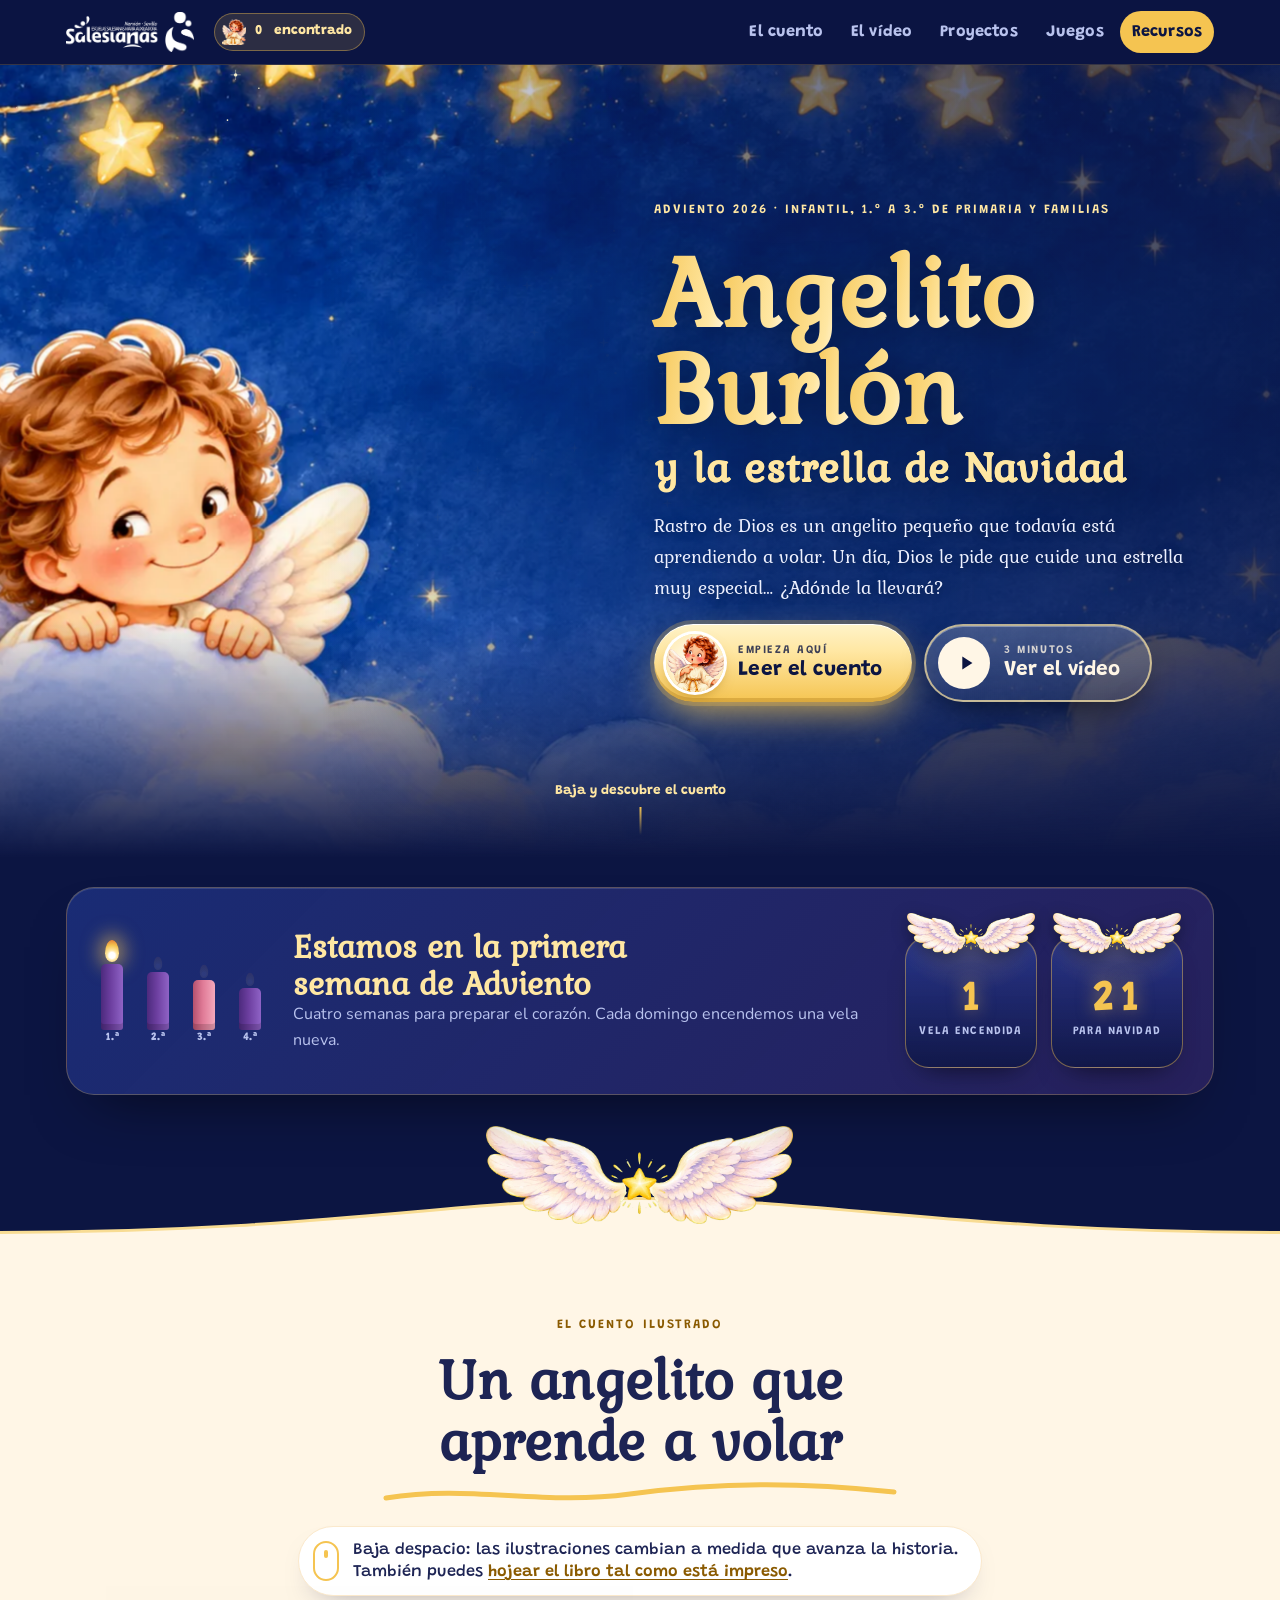
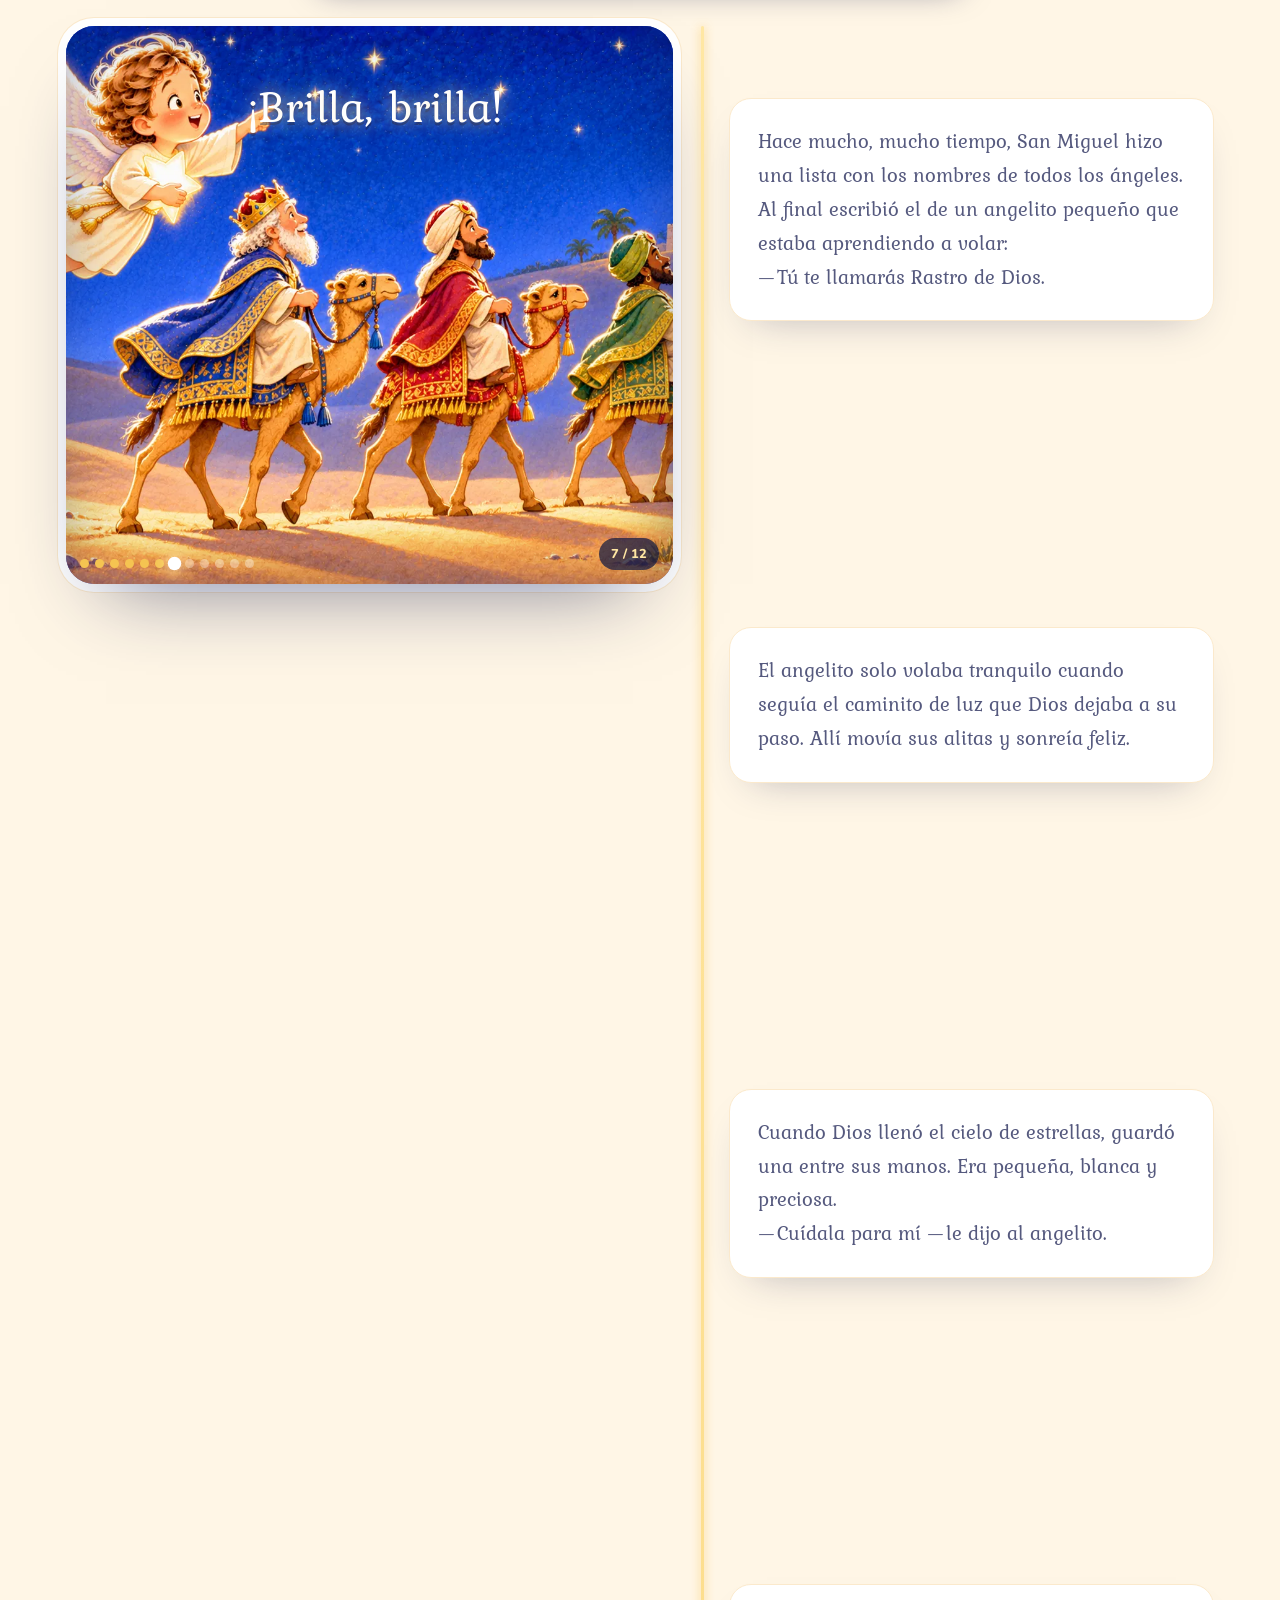
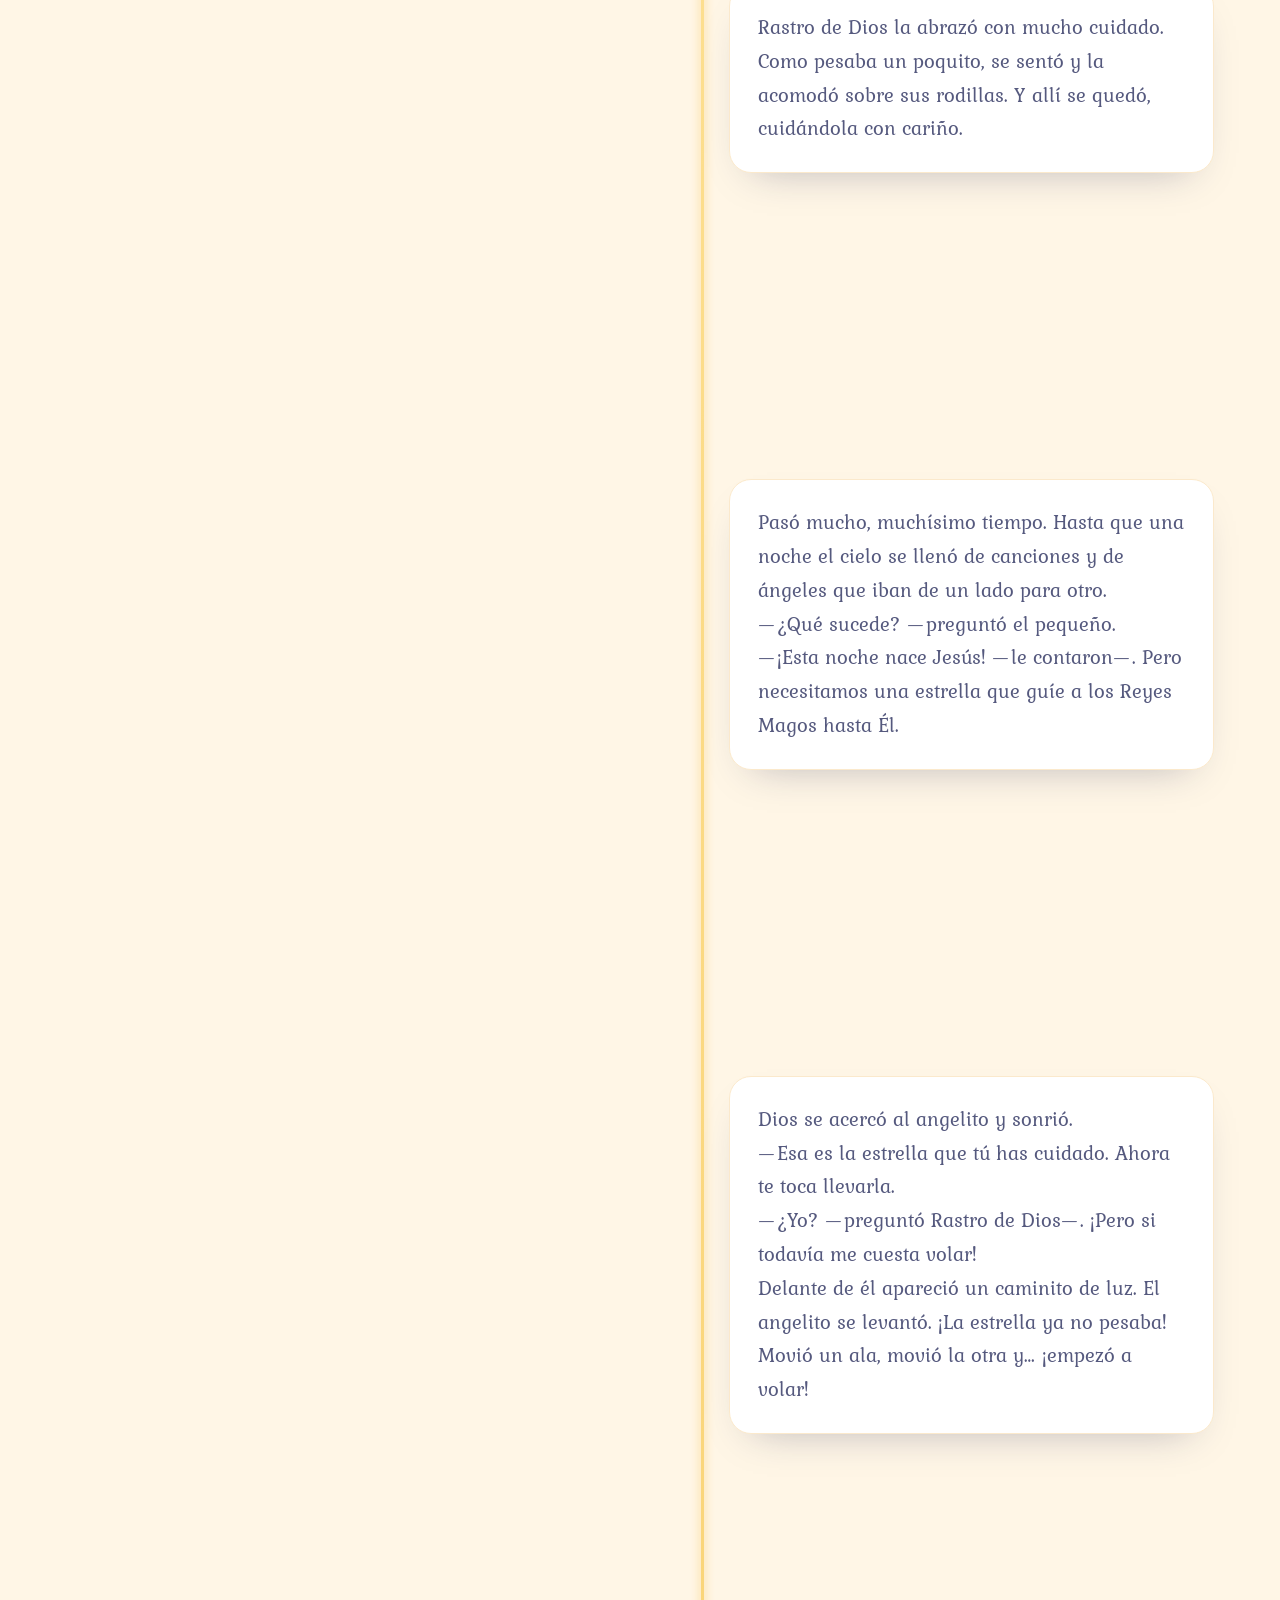
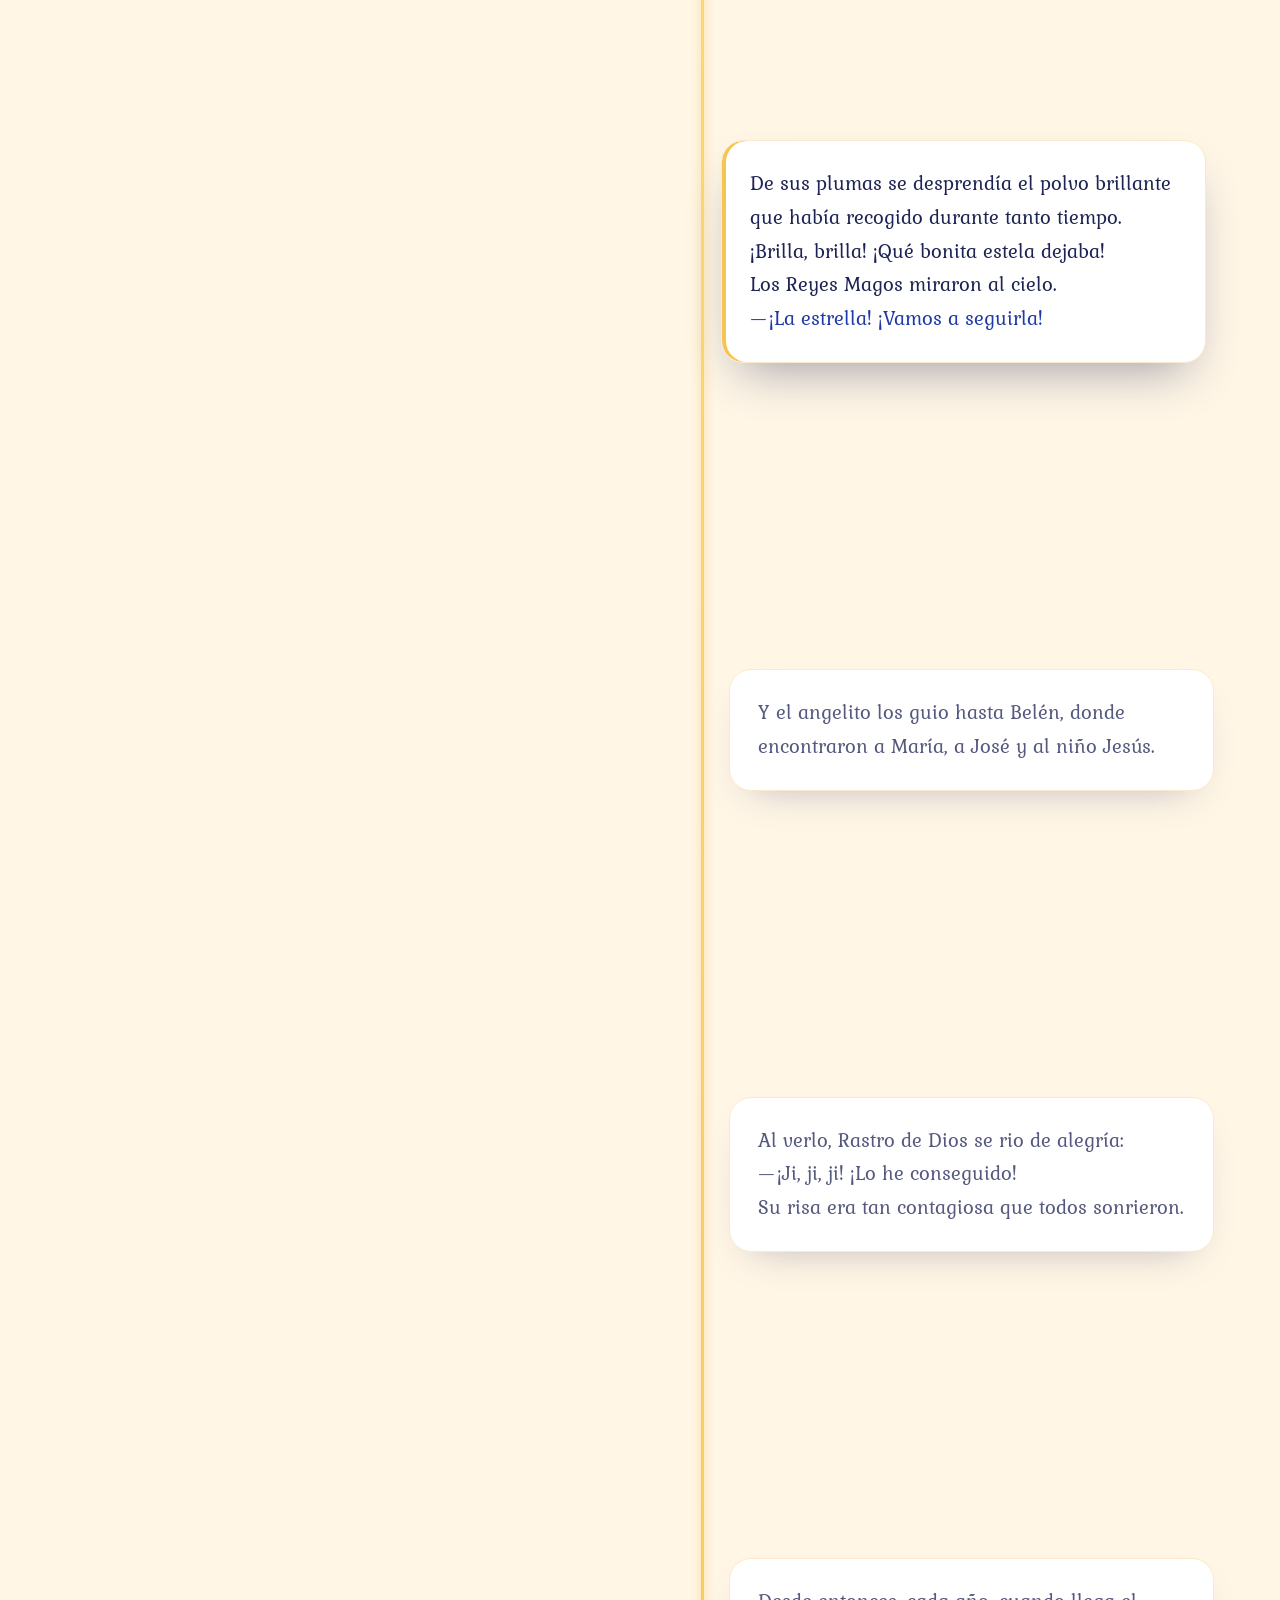
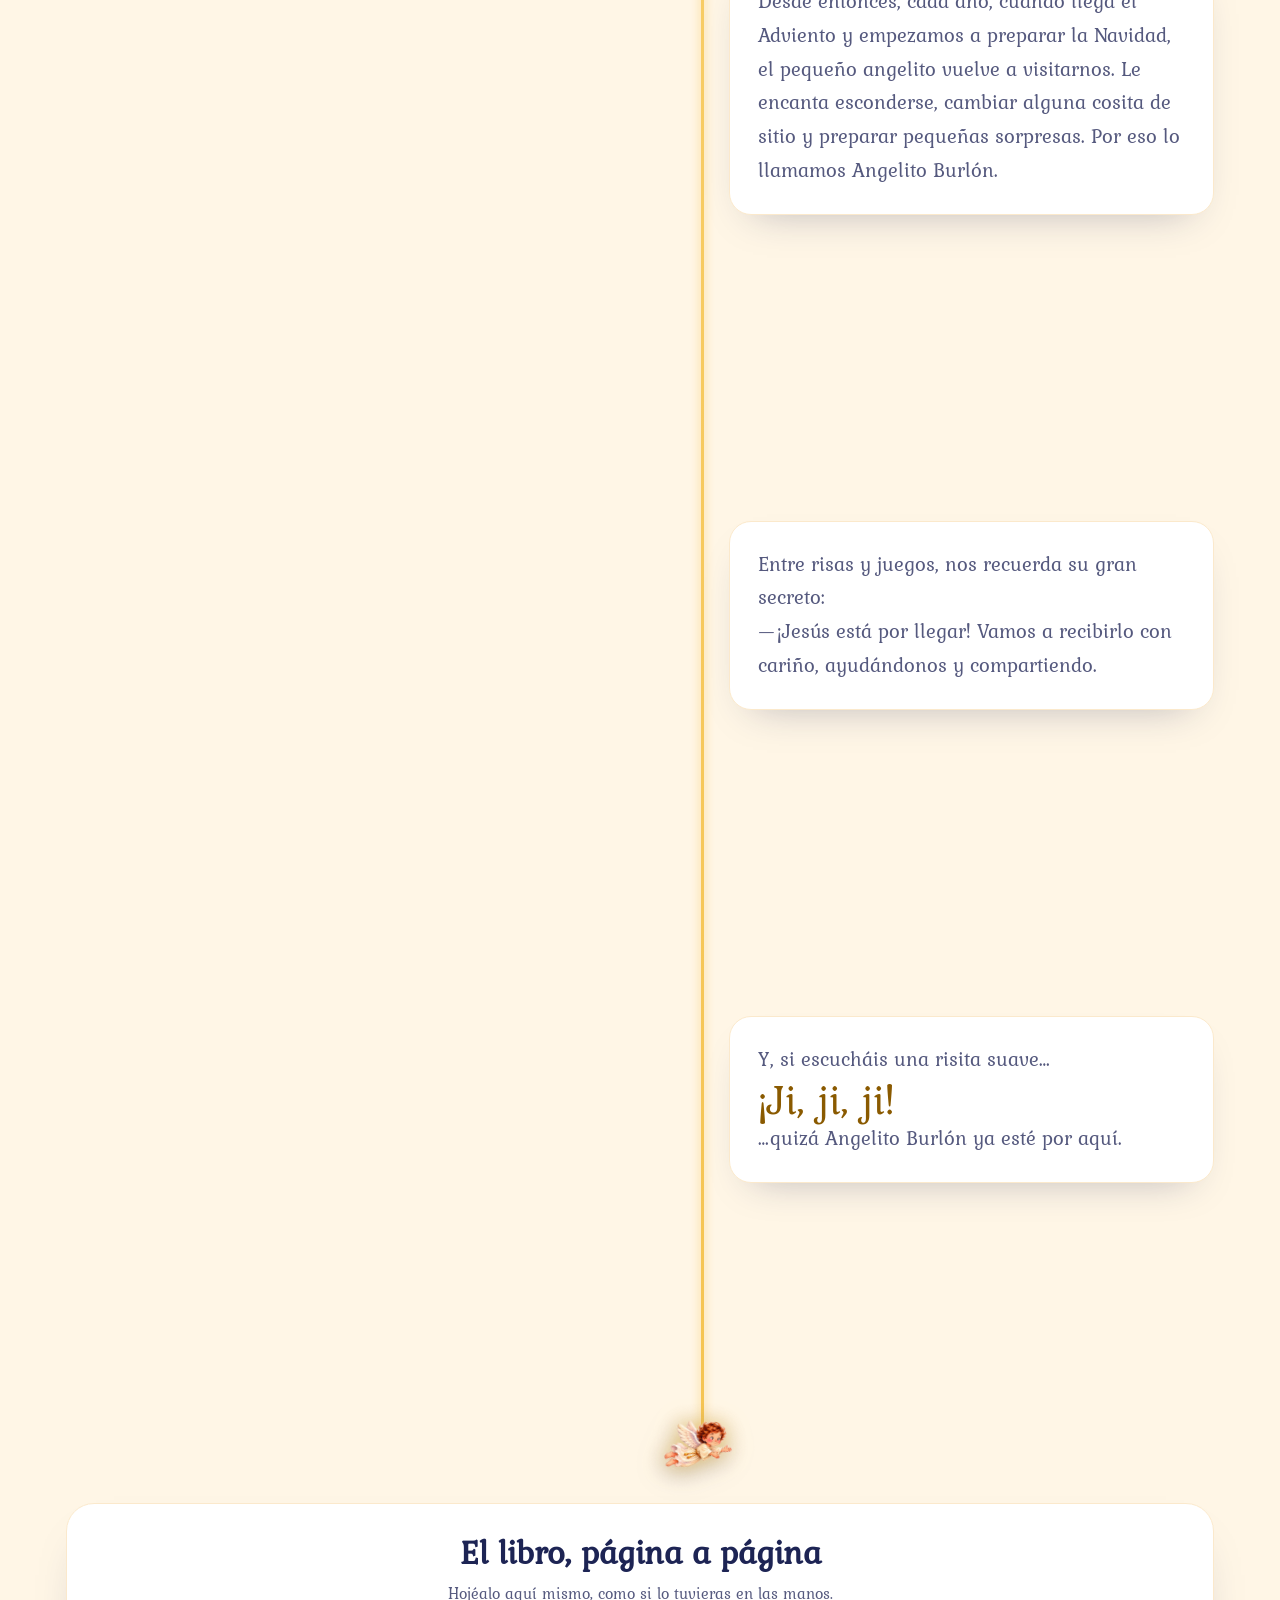
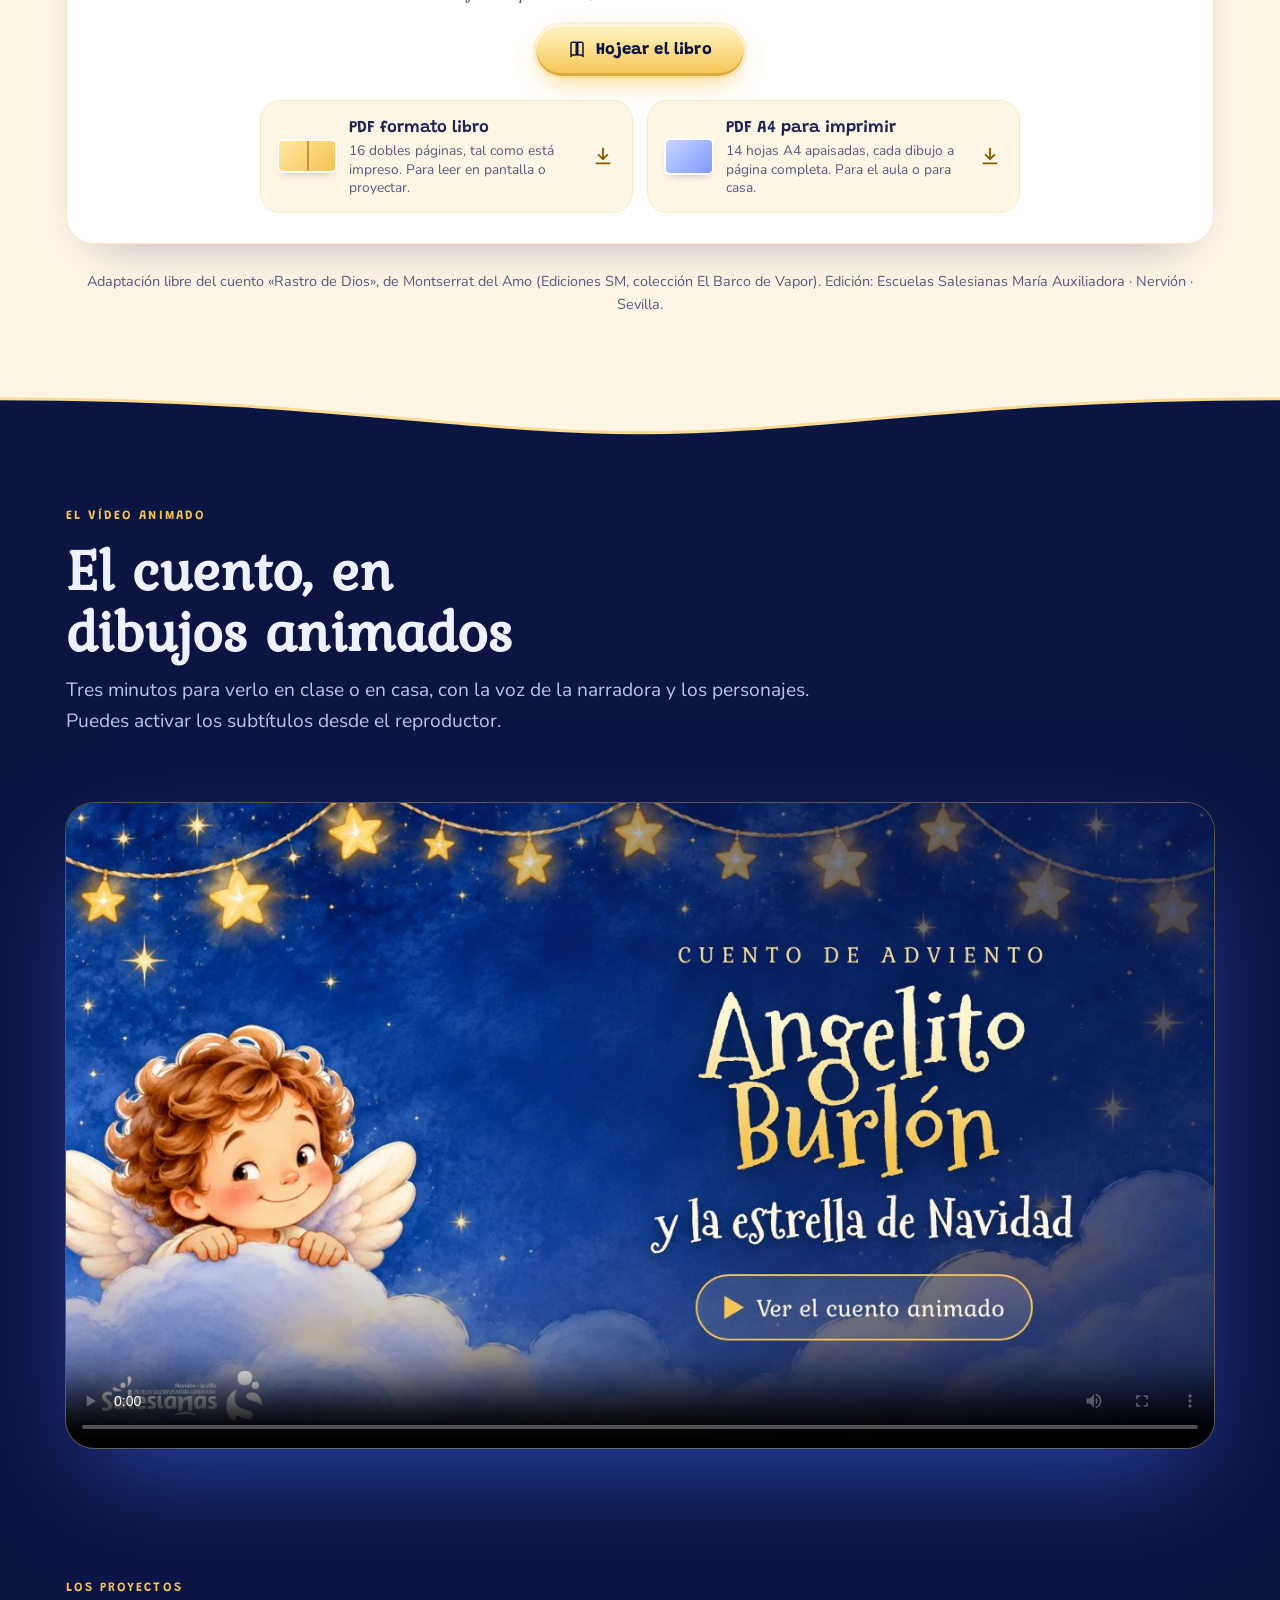
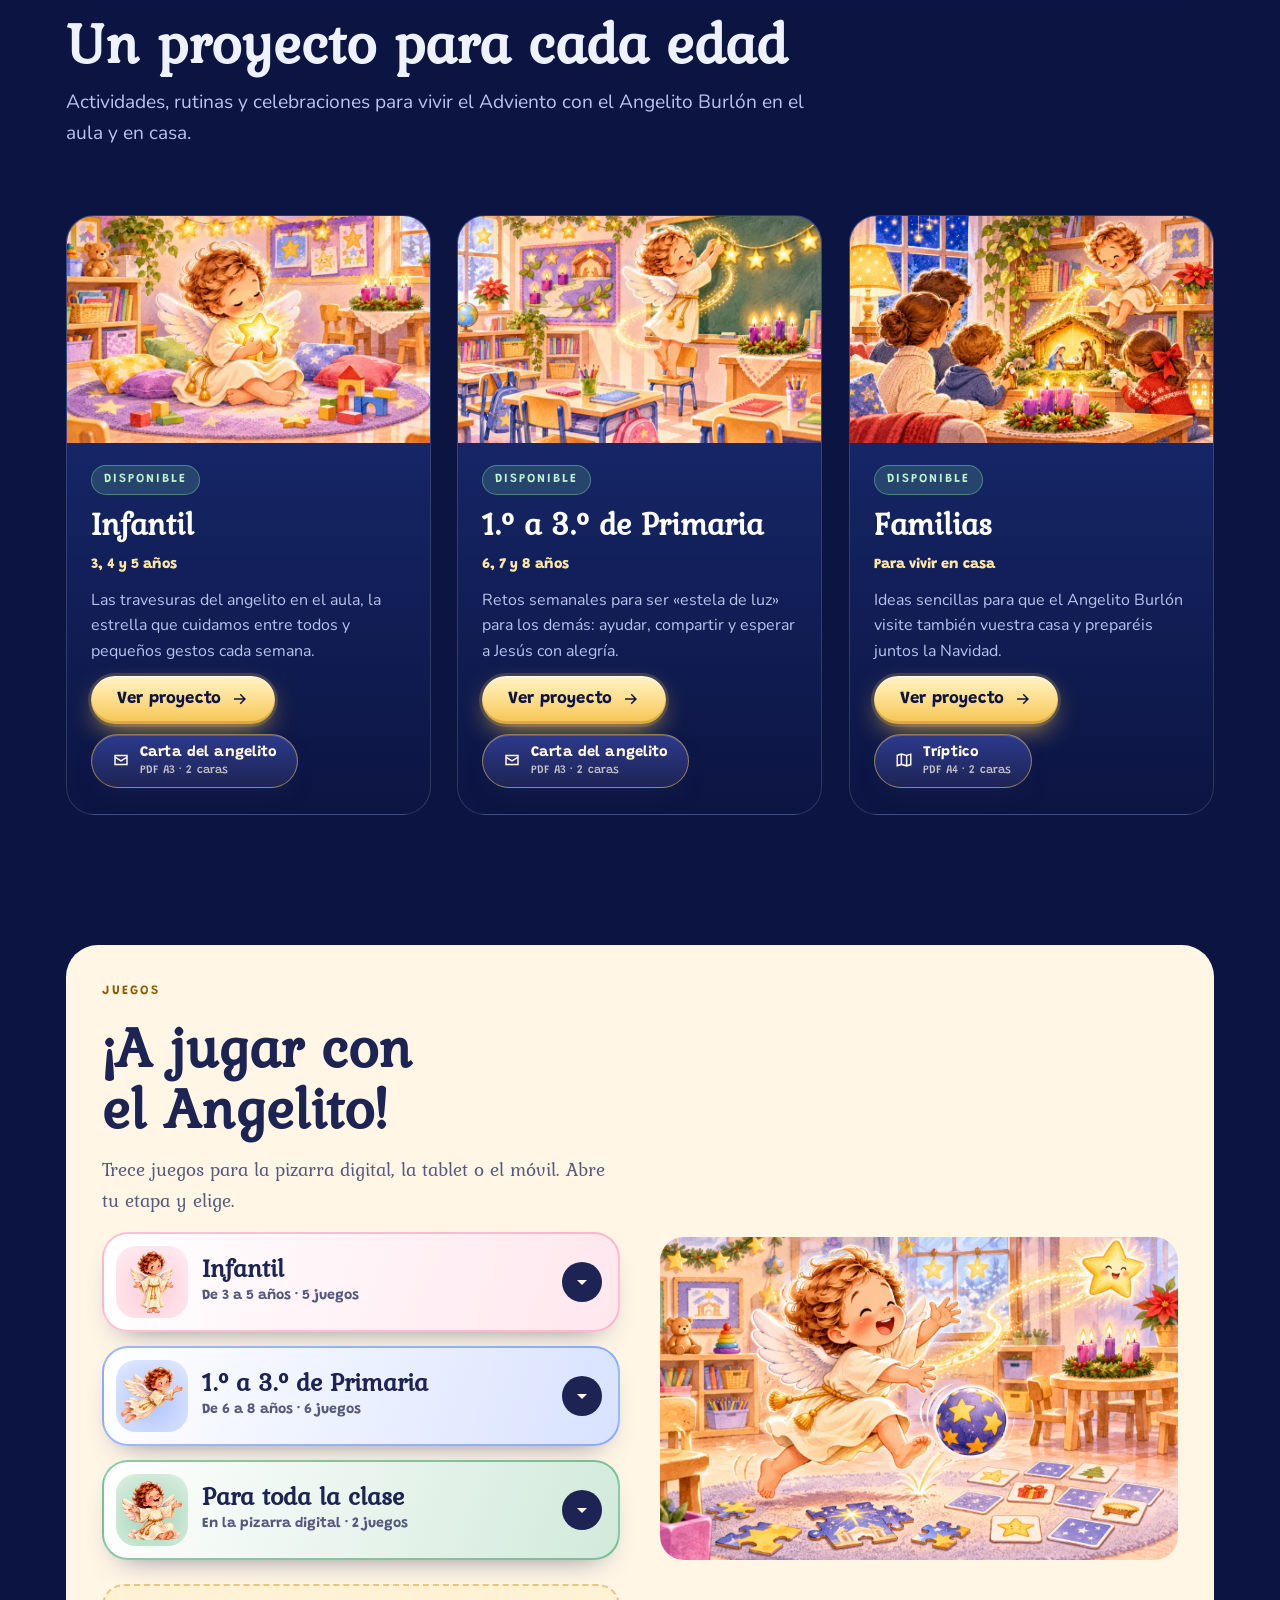
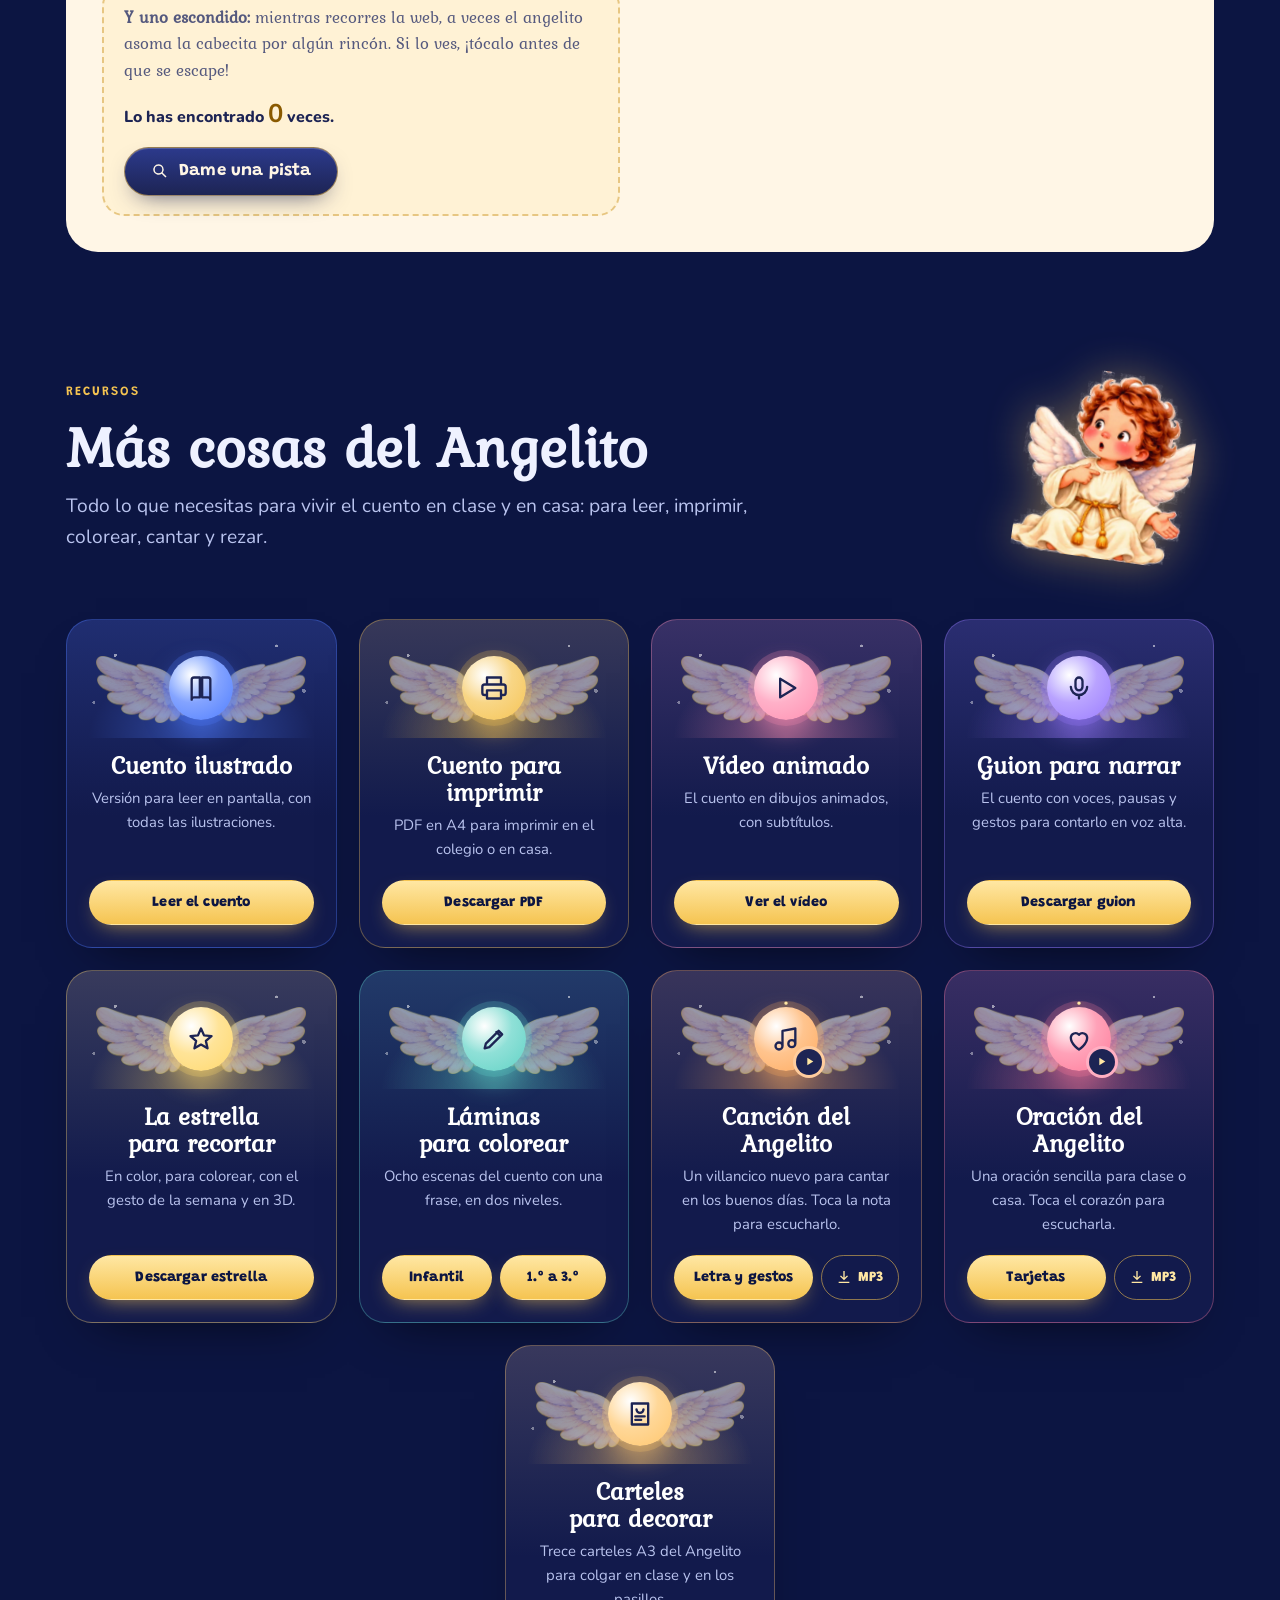
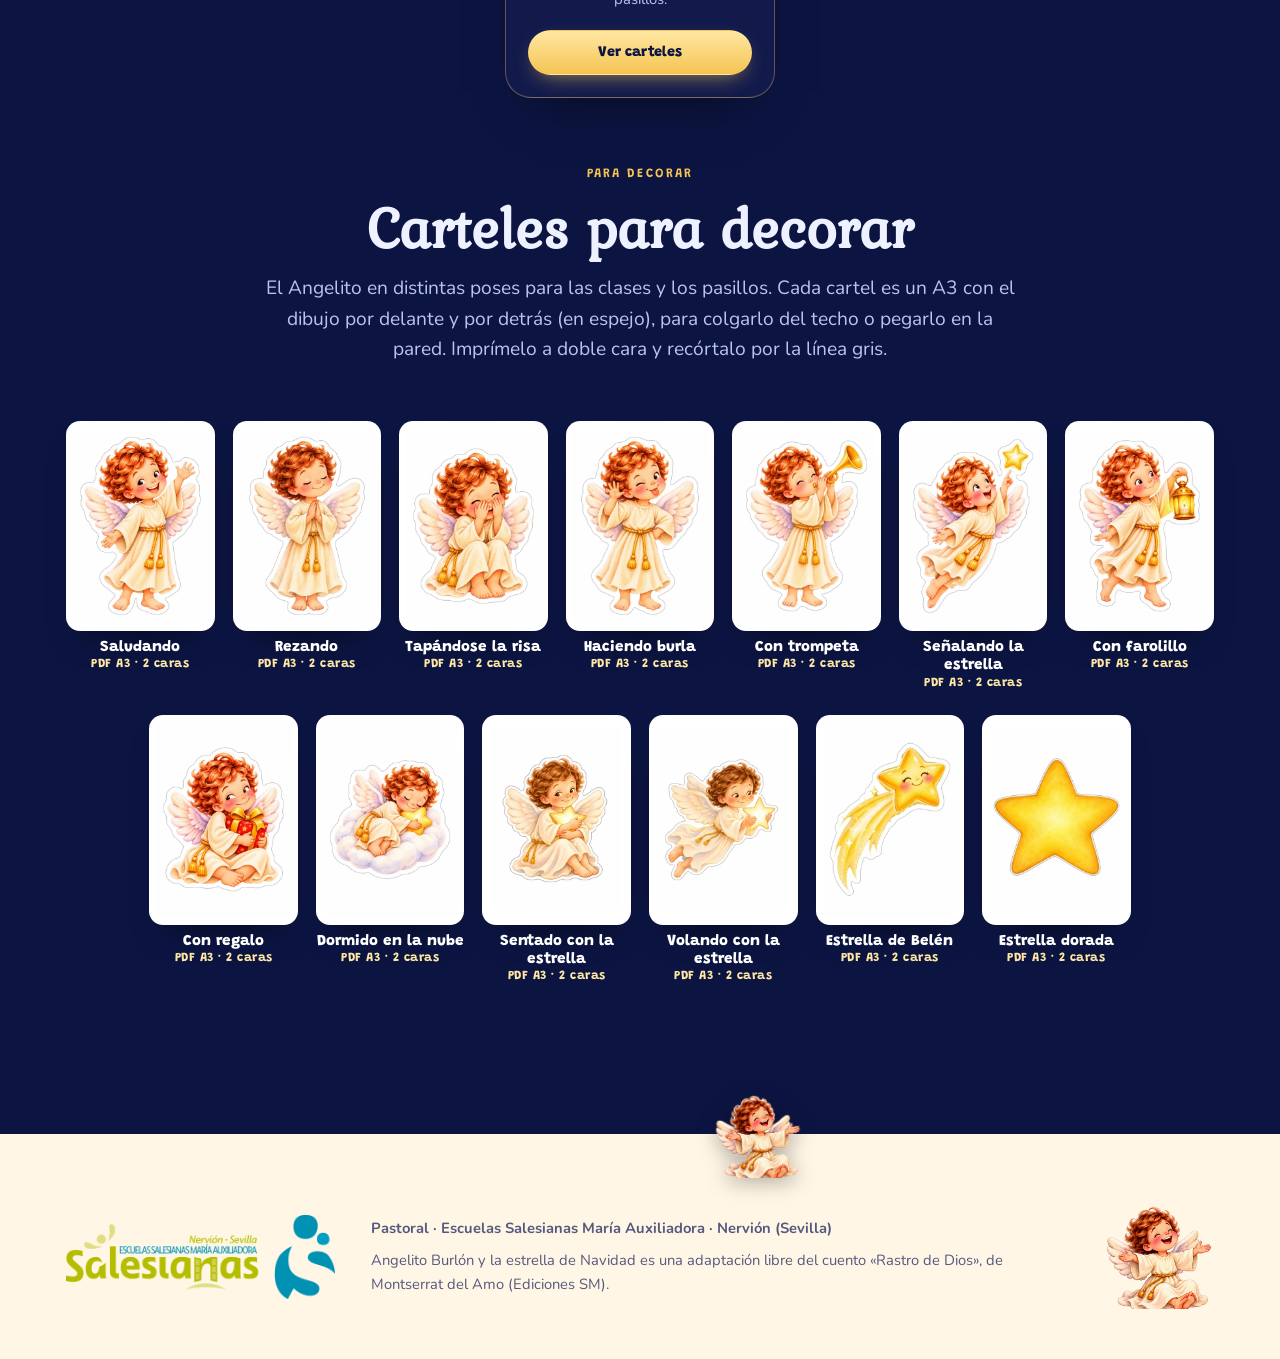
<file: index.html>
<!doctype html>
<html lang="es">
<head>
<meta charset="utf-8">
<meta name="viewport" content="width=device-width, initial-scale=1, viewport-fit=cover">
<title>Angelito Burlón</title>
<meta name="claude:viewport-fit-sides" content="cover">
<meta name="description" content="Angelito Burlón y la estrella de Navidad: el cuento ilustrado, el vídeo y los proyectos de Adviento para Infantil, 1.º a 3.º de Primaria y familias. Escuelas Salesianas María Auxiliadora · Nervión.">
<meta name="robots" content="noindex">
<meta name="theme-color" content="#0c1542">
<meta property="og:type" content="website">
<meta property="og:title" content="Angelito Burlón y la estrella de Navidad">
<meta property="og:description" content="Un cuento tierno para preparar con alegría la llegada de Jesús. Adviento 2026.">
<meta property="og:url" content="https://angelito-burlon.vercel.app/">
<meta property="og:site_name" content="Angelito Burlón">
<meta property="og:image" content="https://angelito-burlon.vercel.app/img/og.jpg">
<meta property="og:image:type" content="image/jpeg">
<meta property="og:image:width" content="1200">
<meta property="og:image:height" content="630">
<meta property="og:image:alt" content="El Angelito Burlón asoma entre las nubes: Angelito Burlón y la estrella de Navidad">
<meta name="twitter:card" content="summary_large_image">
<meta name="twitter:image" content="https://angelito-burlon.vercel.app/img/og.jpg">
<meta property="og:locale" content="es_ES">
<link rel="icon" href="favicon.ico" sizes="any">
<link rel="icon" type="image/png" sizes="32x32" href="icons/icon-32.png">
<link rel="icon" type="image/png" sizes="192x192" href="icons/icon-192.png">
<link rel="apple-touch-icon" href="icons/apple-touch-icon.png">
<link rel="manifest" href="manifest.webmanifest">
<meta name="apple-mobile-web-app-capable" content="yes">
<meta name="mobile-web-app-capable" content="yes">
<meta name="apple-mobile-web-app-title" content="Angelito">
<meta name="apple-mobile-web-app-status-bar-style" content="black-translucent">
<link rel="preconnect" href="https://fonts.googleapis.com">
<link rel="preconnect" href="https://fonts.gstatic.com" crossorigin>
<link rel="stylesheet" href="https://fonts.googleapis.com/css2?family=Mountains+of+Christmas:wght@700&family=Kurale&family=Grandstander:wght@500;600;700&family=Nunito:ital,wght@0,400;0,600;0,800;1,400&display=swap">
<style>
/* Concepto: un libro de cuentos que se abre de noche. Cielo azul profundo con polvo de estrellas,
   páginas de papel crema para leer, y un hilo dorado por el que baja el angelito mientras se lee el cuento. */
:root{
  --noche:#0c1542;      /* cielo de fondo */
  --cielo:#1f3aa6;      /* azul acuarela del cuento */
  --cielo-2:#3558d4;
  --oro:#f5c451;        /* estela y estrellas */
  --oro-claro:#ffe7a3;
  --oro-ink:#8a5a00;    /* oro legible sobre papel */
  --papel:#fff6e6;      /* páginas */
  --papel-2:#fbe9cc;
  --tinta:#1d2454;      /* texto sobre papel */
  --tinta-suave:#55597e;
  --mejilla:#ef8f86;    /* rubor del angelito, acento cálido */
  --morado:#6d3fa0;     /* velas de Adviento */
  --texto-noche:#eef1ff;
  --texto-noche-suave:#b9c3ee;
  --f-titulo:"Mountains of Christmas","Kurale",Georgia,serif;
  --f-cuento:"Kurale",Georgia,"Times New Roman",serif;
  --f-ui:"Nunito",system-ui,-apple-system,"Segoe UI",sans-serif;
  --f-boton:"Grandstander","Nunito",system-ui,sans-serif;  /* menú, botones, etiquetas */
  --s-0:1rem; --s-1:1.2rem; --s-2:1.5rem; --s-3:2.1rem; --s-4:clamp(2.4rem,6vw,3.6rem); --s-5:clamp(3.2rem,10vw,6.4rem);
  --gutter-l:max(16px, env(safe-area-inset-left, 0px));
  --gutter-r:max(16px, env(safe-area-inset-right, 0px));
  color-scheme:dark;
}
*,*::before,*::after{box-sizing:border-box}
html{scroll-behavior:smooth;background:var(--noche)}
body{margin:0;background:var(--noche);color:var(--texto-noche);font-family:var(--f-ui);font-size:var(--s-0);line-height:1.6;overflow-x:clip}
body::before{content:"";position:fixed;inset:0 0 auto;height:env(safe-area-inset-top,0px);z-index:60;background:var(--noche)}
img{max-width:100%;display:block}
[hidden]{display:none!important}
a{color:inherit}
h1,h2,h3{text-wrap:balance;margin:0}
p{margin:0}
:focus-visible{outline:3px solid var(--oro);outline-offset:3px;border-radius:6px}
.wrap{max-width:1180px;margin-inline:auto;padding-left:var(--gutter-l);padding-right:var(--gutter-r)}
.eyebrow{font-family:var(--f-ui);font-weight:800;font-size:.8rem;letter-spacing:.14em;text-transform:uppercase}
.titulo-sec{font-family:var(--f-titulo);font-size:var(--s-4);line-height:1.05}
.oro-texto{background:linear-gradient(100deg,var(--oro) 0%,var(--oro-claro) 35%,#fff 50%,var(--oro-claro) 65%,var(--oro) 100%);background-size:250% 100%;-webkit-background-clip:text;background-clip:text;color:transparent;animation:brillo 6s linear infinite}
@keyframes brillo{to{background-position:-250% 0}}

/* ---------- capas de efectos ---------- */
#polvo{position:fixed;inset:0;pointer-events:none;z-index:70}

/* ---------- navegación ---------- */
.nav{position:sticky;top:env(safe-area-inset-top,0px);z-index:50;background:rgba(12,21,66,.94);border-bottom:1px solid rgba(245,196,81,.18)}
.nav .wrap{display:flex;align-items:center;gap:20px;min-height:64px}
.nav .logo img{height:40px;width:auto}
.nav ul{display:flex;gap:4px;list-style:none;margin:0 0 0 auto;padding:0;flex-wrap:wrap}
.nav ul a{display:block;padding:8px 12px;border-radius:999px;text-decoration:none;font-weight:700;font-size:.95rem;color:var(--texto-noche-suave);transition:color .2s,background .2s}
.nav ul a:hover,.nav ul a.activo{color:var(--noche);background:var(--oro)}
.contador{display:flex;align-items:center;gap:8px;padding:5px 12px 5px 6px;border-radius:999px;background:rgba(245,196,81,.14);border:1px solid rgba(245,196,81,.4);font-weight:800;font-size:.85rem;color:var(--oro-claro);white-space:nowrap}
.contador img{width:26px;height:26px;object-fit:contain}
.menu-btn{display:none;margin-left:auto;background:none;border:1px solid rgba(245,196,81,.45);color:var(--oro-claro);border-radius:10px;padding:6px 10px;font:inherit;font-weight:800}
@media (max-width:860px){
  .menu-btn{display:block}
  .nav ul{display:none;position:absolute;left:0;right:0;top:100%;flex-direction:column;background:var(--noche);padding:10px var(--gutter-r) 16px var(--gutter-l);border-bottom:1px solid rgba(245,196,81,.2)}
  .nav.abierto ul{display:flex}
  .contador{order:2}
}

/* ---------- portada ---------- */
.hero{position:relative;overflow:hidden;isolation:isolate;min-height:min(88vh,820px);display:flex;align-items:center}
.hero .fondo{position:absolute;inset:-4%;z-index:-2;background:var(--cielo) center/cover no-repeat;transform:translate3d(var(--px,0),var(--py,0),0) scale(1.06);transition:transform .4s ease-out}
.hero .fondo img,.hero .fondo video{position:absolute;inset:0;width:100%;height:100%;object-fit:cover;object-position:20% 50%}
.hero .fondo video{opacity:0;transition:opacity 1.2s}
.hero .fondo video.lista{opacity:1}
@keyframes respira{from{transform:scale(1)}to{transform:scale(1.07)}}
.hero::after{content:"";position:absolute;inset:0;z-index:-1;background:linear-gradient(90deg,rgba(12,21,66,0) 25%,rgba(12,21,66,.55) 60%,rgba(12,21,66,.8)),linear-gradient(0deg,var(--noche) 0%,rgba(12,21,66,0) 30%)}
#estrellasHero{position:absolute;inset:0;z-index:-1;pointer-events:none}
.hero .wrap{width:100%;display:grid;grid-template-columns:1fr minmax(0,560px);padding-block:90px 110px}
.hero .texto{grid-column:2;display:grid;gap:22px}
.hero .eyebrow{color:var(--oro-claro)}
.hero h1{font-family:var(--f-titulo);font-size:var(--s-5);line-height:.95;letter-spacing:.01em;filter:drop-shadow(0 4px 18px rgba(0,0,0,.35))}
.hero h1 .sub{display:block;font-size:.42em;margin-top:.25em;color:var(--oro-claro);-webkit-text-fill-color:var(--oro-claro)}
.hero h1 .letra{display:inline-block;padding:0 .04em .22em;margin:0 -.04em -.22em;background:linear-gradient(100deg,var(--oro) 0%,var(--oro-claro) 35%,#fff 50%,var(--oro-claro) 65%,var(--oro) 100%);background-size:250% 100%;-webkit-background-clip:text;background-clip:text;color:transparent;animation:cae .9s cubic-bezier(.2,.9,.3,1.3) both,brillo 6s linear infinite;animation-delay:calc(var(--i)*45ms),calc(var(--i)*120ms);}
@keyframes cae{from{transform:translateY(-.5em) rotate(-8deg)}to{transform:none}}
.hero p.intro{font-family:var(--f-cuento);font-size:var(--s-1);color:var(--texto-noche);max-width:34em;text-shadow:0 2px 10px rgba(0,0,0,.4)}
.botones{display:flex;flex-wrap:wrap;gap:12px}
.btn{position:relative;isolation:isolate;display:inline-flex;align-items:center;justify-content:center;gap:10px;padding:14px 26px;border-radius:999px;font:inherit;font-weight:800;letter-spacing:.01em;text-decoration:none;cursor:pointer;border:0;transition:transform .25s cubic-bezier(.3,1.6,.5,1),box-shadow .25s,background-position .8s ease}
.btn:hover{transform:translateY(-3px)}
.btn:active{transform:translateY(0) scale(.97)}
/* al pasar por encima, al botón le salen alas */
.btn::before{content:"";position:absolute;left:50%;bottom:calc(100% - 12px);width:120px;height:44px;background:url(img/alas.webp) center bottom/contain no-repeat;translate:-50% 10px;scale:.6;opacity:0;transition:opacity .3s,translate .35s,scale .35s;pointer-events:none;z-index:-1}
.btn:hover::before{opacity:1;translate:-50% 0;scale:1}
.btn-oro{color:var(--noche);
  background:linear-gradient(110deg,transparent 40%,rgba(255,255,255,.75) 50%,transparent 60%) 160% 0/250% 100% no-repeat,linear-gradient(180deg,#fff3c9,var(--oro-claro) 30%,var(--oro) 100%);
  box-shadow:inset 0 1px 0 rgba(255,255,255,.8),inset 0 -3px 0 rgba(138,90,0,.25),0 0 0 3px rgba(245,196,81,.18),0 10px 28px -8px rgba(245,196,81,.85)}
.btn-oro:hover{background-position:-60% 0,0 0;box-shadow:inset 0 1px 0 rgba(255,255,255,.8),inset 0 -3px 0 rgba(138,90,0,.25),0 0 0 6px rgba(245,196,81,.22),0 16px 36px -8px rgba(245,196,81,.95)}
.btn-vidrio{color:#fff6e6;background:linear-gradient(180deg,rgba(255,255,255,.18),rgba(255,255,255,.06));border:1.5px solid rgba(255,231,163,.6);box-shadow:inset 0 1px 0 rgba(255,255,255,.3),0 10px 26px -12px rgba(0,0,0,.6)}
.btn-vidrio:hover{background:linear-gradient(180deg,rgba(255,231,163,.3),rgba(255,231,163,.1));border-color:var(--oro-claro)}
.btn-tinta{color:#fff6e6;background:linear-gradient(180deg,#2c3a8c,var(--tinta));border:1.5px solid rgba(245,196,81,.55);box-shadow:inset 0 1px 0 rgba(255,255,255,.18),0 10px 24px -12px rgba(29,36,84,.8)}
.btn-tinta:hover{border-color:var(--oro);box-shadow:inset 0 1px 0 rgba(255,255,255,.18),0 0 0 4px rgba(245,196,81,.2),0 14px 28px -12px rgba(29,36,84,.9)}
.btn[aria-disabled="true"]{opacity:.6;cursor:default;transform:none}
.btn[aria-disabled="true"]::before{display:none}
.btn svg{width:18px;height:18px;flex:none;translate:0 -1px}
.btn{line-height:1.15}
.btn .ic{width:18px;height:18px;fill:currentColor;flex:none}
.scroll-hint{position:absolute;bottom:22px;left:50%;translate:-50% 0;color:var(--oro-claro);font-size:.85rem;font-weight:700;display:grid;justify-items:center;gap:4px;text-decoration:none}
.scroll-hint span{width:2px;height:28px;background:linear-gradient(var(--oro),transparent);animation:baja 1.8s ease-in-out infinite}
@keyframes baja{0%{transform:scaleY(0);transform-origin:top}50%{transform:scaleY(1);transform-origin:top}51%{transform-origin:bottom}100%{transform:scaleY(0);transform-origin:bottom}}
@media (max-width:760px){
  .hero{min-height:auto;align-items:flex-end}
  .hero .fondo img,.hero .fondo video{object-position:8% 50%}
  /* en el móvil la ilustración va arriba y el texto debajo, para que se vea el angelito */
  .hero{--alto:min(96vw,460px);background:var(--noche)}
  .hero .fondo{inset:0 0 auto 0;height:var(--alto);transform:none}
  .hero .fondo img,.hero .fondo video{object-position:4% 50%}
  .hero::after{background:linear-gradient(180deg,rgba(12,21,66,0) calc(var(--alto)*.55),var(--noche) calc(var(--alto) - 4px))}
  .hero .wrap{grid-template-columns:1fr;padding-block:calc(var(--alto) - 40px) 80px}
  .hero .texto{grid-column:1}
  .scroll-hint{display:none}
  }

/* ---------- corona de Adviento ---------- */
.corona{position:relative;z-index:6;padding-block:30px clamp(110px,12vw,150px)}
.corona .caja{display:grid;grid-template-columns:auto 1fr auto;gap:28px;align-items:center;padding:26px 30px;border-radius:28px;background:linear-gradient(135deg,rgba(53,88,212,.35),rgba(109,63,160,.28));border:1px solid rgba(245,196,81,.28);box-shadow:inset 0 1px 0 rgba(255,255,255,.12),0 30px 60px -30px rgba(0,0,0,.6)}
.velas{display:flex;gap:16px;align-items:flex-end}
.vela{width:30px;border:0;padding:0;background:none;cursor:pointer;display:grid;justify-items:center;gap:2px}
.vela .llama{width:14px;height:22px;border-radius:50% 50% 50% 50%/60% 60% 40% 40%;background:radial-gradient(circle at 50% 70%,#fff 0 18%,var(--oro-claro) 30%,var(--oro) 60%,rgba(245,120,40,.9));box-shadow:0 0 18px 6px rgba(245,196,81,.55);transform-origin:50% 100%;animation:titila 1.4s ease-in-out infinite alternate;transition:opacity .4s,transform .4s}
.vela:not(.encendida) .llama{opacity:.08;box-shadow:none;animation:none;transform:scale(.6)}
.vela .cuerpo{width:22px;height:var(--h,60px);border-radius:5px 5px 3px 3px;background:linear-gradient(90deg,#4c2a7d,var(--morado) 45%,#8f63c6);box-shadow:inset 0 -6px 0 rgba(0,0,0,.15)}
.vela.rosa .cuerpo{background:linear-gradient(90deg,#b5516e,#e07b97 45%,#f4a8bc)}
.vela small{font-size:.7rem;font-weight:800;color:var(--texto-noche-suave)}
@keyframes titila{from{transform:rotate(-3deg) scaleY(1)}to{transform:rotate(3deg) scaleY(1.12)}}
.corona h2{font-family:var(--f-titulo);font-size:var(--s-3);line-height:1.1;color:var(--oro-claro)}
.corona p{color:var(--texto-noche-suave)}
.cuenta{display:grid;grid-template-columns:repeat(2,132px);gap:14px;padding-top:22px}
.cuenta div{position:relative;height:132px;display:grid;align-content:center;justify-items:center;gap:4px;text-align:center;padding:26px 10px 12px;border-radius:24px;
  background:radial-gradient(80% 60% at 50% 0%,rgba(245,196,81,.22),transparent 70%),linear-gradient(180deg,rgba(53,88,212,.35),rgba(12,21,66,.75));border:1.5px solid rgba(245,196,81,.45);box-shadow:inset 0 1px 0 rgba(255,255,255,.15),0 14px 30px -18px rgba(0,0,0,.8)}
/* alas con estrella asomando por arriba de cada contador */
.cuenta div::before{content:"";position:absolute;left:50%;top:-26px;width:128px;height:44px;translate:-50% 0;background:url(img/alas.webp) center/contain no-repeat;filter:drop-shadow(0 4px 8px rgba(0,0,0,.35));animation:aleteo 3.2s ease-in-out infinite}
.cuenta div:nth-child(2)::before{animation-delay:-1.6s}
@keyframes aleteo{50%{translate:-50% -4px;scale:1.04}}
.cuenta b{display:block;font-family:var(--f-boton);font-weight:700;font-size:2.7rem;line-height:1;font-variant-numeric:tabular-nums;color:var(--oro);text-shadow:0 0 18px rgba(245,196,81,.5)}
.cuenta span{font-size:.72rem;font-weight:600;letter-spacing:.1em;line-height:1.25;text-transform:uppercase;color:var(--texto-noche-suave)}
@media (max-width:860px){.corona .caja{grid-template-columns:1fr;justify-items:start}}

/* ---------- el cuento (papel) ---------- */
.papel{position:relative;background:var(--papel);color:var(--tinta);z-index:3}
.papel::before,.papel::after{content:"";position:absolute;left:0;right:0;pointer-events:none}
/* filo del papel en curva y, encima, un par de alas con su estrella (img/alas.svg, se genera con fuentes/alas_separador.py) */
.papel::before{bottom:calc(100% - 1px);height:clamp(96px,11vw,128px);background:url(img/alas.webp) center 8px/clamp(230px,24vw,330px) auto no-repeat,url(img/borde.svg) center bottom/100% clamp(34px,4vw,56px) no-repeat}
.papel::after{top:calc(100% - 1px);height:clamp(34px,4vw,56px);background:url(img/borde.svg) center/100% 100% no-repeat;transform:scaleY(-1)}
.cabecera{display:grid;gap:14px;max-width:760px;padding-block:70px 30px}
.cabecera .eyebrow{color:var(--oro-ink)}
.cabecera p{font-size:var(--s-1);color:var(--tinta-suave)}
.cuento{display:grid;grid-template-columns:minmax(0,1.25fr) minmax(0,1fr);gap:56px;padding-bottom:40px}
.escenario{position:sticky;top:calc(env(safe-area-inset-top,0px) + 84px);height:min(62vh,560px);border-radius:28px;overflow:hidden;box-shadow:0 40px 80px -40px rgba(29,36,84,.6),0 0 0 8px #fff,0 0 0 9px var(--papel-2);background:var(--cielo)}
.escenario figure{position:absolute;inset:0;margin:0;clip-path:circle(0% at var(--cx,50%) var(--cy,50%));transition:clip-path 1.1s cubic-bezier(.65,0,.35,1);z-index:1}
.escenario figure:first-child,.escenario figure.activa{clip-path:circle(150% at var(--cx,50%) var(--cy,50%))}
.escenario figure.activa{z-index:2}
.escenario figure.saliente{clip-path:circle(150% at 50% 50%);z-index:1;transition:none}
.escenario.listo figure:not(.activa):not(.saliente){clip-path:circle(0% at var(--cx,50%) var(--cy,50%))}
.escenario video,.escenario img{width:100%;height:100%;object-fit:cover;display:block}
.escenario figure.activa video{animation:acerca 8s ease-out both}
@keyframes acerca{from{transform:scale(1.08)}to{transform:scale(1)}}
.escenario::after{content:"";position:absolute;inset:0;z-index:3;pointer-events:none;box-shadow:inset 0 0 60px rgba(12,21,66,.35);border-radius:inherit}
.puntos{position:absolute;left:14px;bottom:16px;z-index:4;display:flex;gap:6px}
.puntos i{width:9px;height:9px;border-radius:50%;background:rgba(255,255,255,.35);transition:background .4s,transform .4s,box-shadow .4s}
.puntos i.hecho{background:var(--oro)}
.puntos i.ahora{background:#fff;transform:scale(1.5);box-shadow:0 0 10px 2px rgba(255,231,163,.9)}
.escenario .pagina{z-index:4;position:absolute;right:14px;bottom:14px;padding:6px 12px;border-radius:999px;background:rgba(12,21,66,.7);color:var(--oro-claro);font-weight:800;font-size:.8rem;font-variant-numeric:tabular-nums}
.pasos{display:grid;gap:34vh;padding-block:8vh 30vh}
.paso{font-family:var(--f-cuento);font-size:clamp(1.15rem,1.6vw,1.4rem);line-height:1.65;padding:26px 28px;border-radius:22px;background:#fff;box-shadow:0 18px 40px -24px rgba(29,36,84,.35);border:1px solid var(--papel-2);transition:transform .5s,box-shadow .5s;transform:translateX(0)}
.paso.activo{transform:translateX(-8px);box-shadow:0 24px 50px -20px rgba(29,36,84,.45),inset 4px 0 0 var(--oro)}
.paso .dialogo{color:var(--cielo)}
.paso .nombre{color:#c2412d}
.paso .grande{display:block;font-family:var(--f-titulo);font-size:2.6rem;line-height:1.1;color:var(--oro-ink)}
.paso .mini{display:none}
.paso .txt>*{transition:color .4s}
.paso:not(.activo){color:var(--tinta-suave)}
.paso:not(.activo) .dialogo,.paso:not(.activo) .nombre{color:inherit}
.acciones-cuento{display:grid;justify-items:center;gap:18px;text-align:center;margin:10px auto 26px;padding:30px 24px;border-radius:28px;background:#fff;border:1px solid var(--papel-2);box-shadow:0 24px 50px -30px rgba(29,36,84,.4)}
.acciones-cuento h3{font-family:var(--f-titulo);font-size:var(--s-3);line-height:1.1;color:var(--tinta)}
.acciones-cuento .botones{justify-content:center}
.credito{font-size:.9rem;color:var(--tinta-suave);text-align:center;max-width:none;width:100%}
@media (max-width:860px){
  .cuento{grid-template-columns:1fr;gap:0}
  .escenario{top:calc(env(safe-area-inset-top,0px) + 70px);height:auto;aspect-ratio:16/9;z-index:6;border-radius:20px;box-shadow:0 20px 40px -20px rgba(29,36,84,.6),0 0 0 5px #fff}
  .pasos{gap:40vh;padding-block:24px 40vh}
  .paso{font-size:1.1rem;padding:20px 22px}
  .paso.activo{transform:none}
  .puntos i{width:7px;height:7px}
  .pasos::before,.pasos::after,.hilo-angel{display:none}
}


/* ---------- motion graphics del cuento ---------- */
.cuento,.cabecera,.acciones-cuento,.credito{position:relative;z-index:1}
/* título que entra letra a letra y subrayado dorado que se dibuja */
#tCuento .l{display:inline-block;transform-origin:50% 100%}
#tCuento.entra .l{animation:ola .8s cubic-bezier(.3,1.6,.5,1) both;animation-delay:calc(var(--i)*35ms)}
@keyframes ola{0%{transform:translateY(.6em) rotate(8deg) scale(.6);opacity:0}100%{transform:none;opacity:1}}
.subrayado{display:block;width:min(520px,90%);height:26px;margin-top:-4px}
.subrayado path{fill:none;stroke:var(--oro);stroke-width:5;stroke-linecap:round;stroke-dasharray:600;stroke-dashoffset:0}
.cabecera.entra .subrayado path{animation:dibuja 1.6s .5s ease-out both}
@keyframes dibuja{from{stroke-dashoffset:600}to{stroke-dashoffset:0}}
/* hilo de lectura */
.pasos{position:relative}
.pasos::before{content:"";position:absolute;left:-28px;top:0;bottom:0;width:3px;border-radius:3px;background:var(--papel-2)}
.pasos::after{content:"";position:absolute;left:-28px;top:0;width:3px;height:calc(var(--prog,0)*100%);border-radius:3px;background:linear-gradient(var(--oro-claro),var(--oro));box-shadow:0 0 10px rgba(245,196,81,.8)}
.hilo-angel{position:absolute;left:-29px;top:calc(var(--prog,0)*100%);width:64px;translate:-50% -60%;rotate:18deg;z-index:2;pointer-events:none;filter:drop-shadow(0 0 10px rgba(245,196,81,.7)) drop-shadow(0 6px 10px rgba(29,36,84,.25))}
@keyframes gira{to{rotate:360deg}}
/* palabras que aparecen */
.paso .w{display:inline-block}
.paso.anima .w{animation:palabra .55s cubic-bezier(.2,.8,.2,1) both;animation-delay:calc(var(--d)*28ms + 150ms)}
@keyframes palabra{from{opacity:0;transform:translateY(.5em)}to{opacity:1;transform:none}}
.paso.anima .dialogo .w{animation-name:palabraPop}
@keyframes palabraPop{0%{opacity:0;transform:scale(.4) rotate(-6deg)}70%{transform:scale(1.12)}100%{opacity:1;transform:none}}
.paso.anima .grande{animation:rebota 1s .4s cubic-bezier(.3,1.8,.5,1) both}
@keyframes rebota{from{transform:scale(0) rotate(-15deg)}to{transform:none}}
.paso .nombre{position:relative;white-space:nowrap}
.paso.activo .nombre::after{content:"";position:absolute;left:0;right:0;bottom:-2px;height:3px;border-radius:3px;background:var(--oro);transform-origin:left;animation:linea .8s .9s ease-out both}
@keyframes linea{from{transform:scaleX(0)}to{transform:scaleX(1)}}
/* capa de efectos sobre la escena */
.fx{position:absolute;inset:0;z-index:3;pointer-events:none;overflow:hidden}
.fx>*{position:absolute}
.fx .sale{animation:fxSale .6s ease-in forwards!important}
@keyframes fxSale{to{opacity:0;transform:scale(1.1)}}
.fx{container-type:inline-size}
.fx-rotulo{font-family:var(--f-titulo);color:#fff;font-size:clamp(1rem,7.5cqw,3.4rem);line-height:1.05;max-width:88%;text-shadow:0 0 18px rgba(255,214,120,.95),0 3px 0 rgba(12,21,66,.45)}
.fx-rotulo span{display:inline-block;animation:rotLetra .7s cubic-bezier(.3,1.7,.5,1) both;animation-delay:calc(var(--i)*55ms + 500ms)}
@keyframes rotLetra{from{opacity:0;transform:translateY(-60%) scale(.3) rotate(-20deg)}to{opacity:1;transform:none}}
.fx-rotulo.flota span{animation:rotLetra .7s cubic-bezier(.3,1.7,.5,1) both,flotaL 2.4s ease-in-out infinite;animation-delay:calc(var(--i)*55ms + 500ms),calc(var(--i)*120ms + 1.4s)}
@keyframes flotaL{0%,100%{translate:0 0}50%{translate:0 -8px}}
.fx-svg{inset:0;width:100%;height:100%}
.fx-svg .trazo{fill:none;stroke:#fff3c4;stroke-width:4;stroke-linecap:round;filter:drop-shadow(0 0 6px #ffd77a);stroke-dasharray:1;stroke-dashoffset:1;animation:trazo 2.4s .3s ease-in-out forwards}
@keyframes trazo{to{stroke-dashoffset:0}}
.fx-brillo{width:var(--t,40%);aspect-ratio:1;translate:-50% -50%;border-radius:50%;background:radial-gradient(circle,rgba(255,250,220,.95) 0 8%,rgba(255,214,120,.5) 25%,transparent 65%);mix-blend-mode:screen;animation:late2 2.2s ease-in-out infinite}
@keyframes late2{0%,100%{transform:scale(.85);opacity:.75}50%{transform:scale(1.1);opacity:1}}
.fx-rayos{width:var(--t,60%);aspect-ratio:1;translate:-50% -50%;background:repeating-conic-gradient(from 0deg,rgba(255,240,190,.55) 0 4deg,transparent 4deg 18deg);-webkit-mask:radial-gradient(circle,#000 10%,transparent 68%);mask:radial-gradient(circle,#000 10%,transparent 68%);mix-blend-mode:screen;animation:gira 14s linear infinite,aparece 1s both}
@keyframes aparece{from{opacity:0;transform:scale(.3)}to{opacity:1;transform:none}}
.fx-sube{font-size:var(--t,2rem);color:#fff6d0;text-shadow:0 0 12px rgba(255,214,120,.9);animation:sube2 var(--dur,4s) ease-in infinite;animation-delay:var(--del,0s);opacity:0}
@keyframes sube2{0%{opacity:0;transform:translate(0,0) rotate(0)}15%{opacity:1}100%{opacity:0;transform:translate(var(--dx,20px),-180px) rotate(var(--rot,20deg))}}
.fx-burbuja{font-family:var(--f-titulo);font-size:clamp(.8rem,4cqw,1.6rem);color:var(--oro-ink);background:#fff;padding:2px 14px;border-radius:18px;box-shadow:0 8px 24px -8px rgba(0,0,0,.45);animation:burbuja 2.6s cubic-bezier(.3,1.6,.5,1) infinite;animation-delay:var(--del,0s);opacity:0;white-space:nowrap}
.fx-burbuja::after{content:"";position:absolute;left:18px;bottom:-7px;border:8px solid transparent;border-top-color:#fff;border-bottom:0}
@keyframes burbuja{0%{opacity:0;transform:scale(0)}12%{opacity:1;transform:scale(1)}70%{opacity:1;transform:scale(1) translateY(-10px)}100%{opacity:0;transform:scale(.8) translateY(-30px)}}
.fx-chispa{width:6px;height:6px;border-radius:50%;background:#fff;box-shadow:0 0 8px 3px rgba(255,214,120,.9);animation:cae2 var(--dur,3s) linear infinite;animation-delay:var(--del,0s);opacity:0}
@keyframes cae2{0%{opacity:0;transform:translateY(-20px)}10%{opacity:1}100%{opacity:0;transform:translate(var(--dx,0),260px)}}
.fx-sello{width:clamp(90px,16%,140px);aspect-ratio:1;animation:aparece .9s .3s cubic-bezier(.3,1.6,.5,1) both}
.fx-sello svg{width:100%;height:100%;animation:gira 12s linear infinite}
.fx-cinta{font-family:var(--f-titulo);font-size:clamp(.9rem,5cqw,1.9rem);color:var(--noche);background:linear-gradient(180deg,var(--oro-claro),var(--oro));padding:6px 22px;border-radius:6px;box-shadow:0 10px 30px -10px rgba(0,0,0,.5);clip-path:inset(0 100% 0 0);animation:cinta 1.2s .5s cubic-bezier(.65,0,.35,1) forwards;rotate:-3deg;white-space:nowrap}
@keyframes cinta{to{clip-path:inset(0 0 0 0)}}
/* elementos que flotan alrededor del escenario */

/* ---------- vídeo ---------- */
.seccion{position:relative;z-index:3;padding-block:120px 90px}
.seccion .cabecera{padding-top:0}
.seccion .cabecera .eyebrow{color:var(--oro)}
.seccion .cabecera p{color:var(--texto-noche-suave)}
.pantalla{position:relative;aspect-ratio:16/9;max-width:100%;border-radius:28px;overflow:hidden;background:#000;box-shadow:0 0 0 1px rgba(245,196,81,.35),0 40px 100px -30px rgba(53,88,212,.8)}
.pantalla img,.pantalla video,.pantalla iframe{width:100%;height:100%;object-fit:cover;border:0}
.pantalla .velo{position:absolute;inset:0;display:grid;place-items:center;align-content:center;gap:16px;text-align:center;background:radial-gradient(circle at 50% 50%,rgba(12,21,66,.25),rgba(12,21,66,.8));padding:20px}
.play{width:92px;height:92px;border-radius:50%;display:grid;place-items:center;background:rgba(255,255,255,.14);border:2px solid var(--oro-claro);backdrop-filter:blur(6px);animation:late 2.4s ease-in-out infinite}
.play svg{width:34px;height:34px;margin-left:6px;fill:var(--oro-claro)}
@keyframes late{0%,100%{box-shadow:0 0 0 0 rgba(245,196,81,.5)}50%{box-shadow:0 0 0 22px rgba(245,196,81,0)}}
.pantalla .velo b{font-family:var(--f-titulo);font-size:var(--s-3);color:#fff}
.pantalla .velo span{color:var(--texto-noche-suave);font-weight:600}
@media (max-width:600px){.pantalla .velo span{display:none}.play{width:64px;height:64px}}
.chip{display:inline-flex;align-items:center;gap:6px;padding:4px 12px;border-radius:999px;font-size:.78rem;font-weight:800;letter-spacing:.06em;text-transform:uppercase;background:rgba(245,196,81,.18);color:var(--oro-claro);border:1px solid rgba(245,196,81,.4)}
.chip.listo{background:rgba(120,220,160,.18);color:#bff3d2;border-color:rgba(120,220,160,.45)}

/* ---------- proyectos ---------- */
.tarjetas{display:grid;grid-template-columns:repeat(3,minmax(0,1fr));gap:26px}
.tarjeta{position:relative;border-radius:28px;overflow:hidden;background:linear-gradient(180deg,rgba(53,88,212,.4),rgba(12,21,66,.9));border:1px solid rgba(255,255,255,.14);transform-style:preserve-3d;transform:perspective(900px) rotateX(var(--rx,0deg)) rotateY(var(--ry,0deg));transition:transform .25s ease-out,box-shadow .3s;display:flex;flex-direction:column}
.tarjeta:hover{box-shadow:0 30px 70px -30px rgba(245,196,81,.55)}
.tarjeta::after{content:"";position:absolute;inset:0;pointer-events:none;background:radial-gradient(400px circle at var(--mx,50%) var(--my,0%),rgba(255,231,163,.22),transparent 45%);opacity:0;transition:opacity .3s}
.tarjeta:hover::after{opacity:1}
.tarjeta .img{aspect-ratio:16/10;overflow:hidden}
.tarjeta .img img{width:100%;height:100%;object-fit:cover;transition:transform .8s}
.tarjeta:hover .img img{transform:scale(1.06)}
.tarjeta .cuerpo{display:grid;gap:12px;padding:22px 24px 26px;flex:1;align-content:start}
.tarjeta h3{font-family:var(--f-titulo);font-size:2rem;line-height:1.05;color:#fff}
.tarjeta p{color:var(--texto-noche-suave)}
.tarjeta .edad{font-weight:800;color:var(--oro-claro);font-size:.9rem}
.tarjeta .btn{justify-self:start;margin-top:auto}
.tarjeta .chip{justify-self:start}
.tarjeta .carta{margin-top:-2px;padding:10px 20px;font-size:.92rem}
.tarjeta .carta[aria-disabled]{display:none}
.tarjeta .carta span{display:flex;flex-direction:column;align-items:flex-start;line-height:1.15}
.tarjeta .carta small{font-size:.72rem;opacity:.75;font-weight:500;margin-top:2px}
.tarjeta .acc{margin-top:auto;display:flex;flex-wrap:wrap;gap:10px;align-items:center}
.tarjeta .acc .btn{margin:0}
@media (max-width:960px){.tarjetas{grid-template-columns:1fr}.tarjeta{transform:none}}

/* ---------- juego ---------- */
.juego{display:grid;grid-template-columns:minmax(0,1fr) minmax(0,1fr);gap:40px;align-items:center;padding:36px;border-radius:32px;background:var(--papel);color:var(--tinta);position:relative;overflow:hidden}
.juego .eyebrow{color:var(--oro-ink)}
.juego h2{font-family:var(--f-titulo);font-size:var(--s-4);line-height:1.05}
.juego p{font-family:var(--f-cuento);font-size:var(--s-1);color:var(--tinta-suave)}
.juego .ilus{position:relative;border-radius:24px;overflow:hidden;aspect-ratio:16/10}
.juego .ilus img{width:100%;height:100%;object-fit:cover}
.juego .marcador{font-family:var(--f-ui);font-weight:800;font-size:1rem;color:var(--tinta)}
.juego .marcador b{font-size:1.6rem;color:var(--oro-ink);font-variant-numeric:tabular-nums}
@media (max-width:860px){.juego{grid-template-columns:1fr;padding:22px}}

/* angelito escondido */
.escondido{position:absolute;z-index:8;width:88px;border:0;padding:0;background:none;cursor:pointer;transition:transform .5s cubic-bezier(.3,1.6,.5,1)}
.escondido img{width:100%;pointer-events:none;filter:drop-shadow(0 4px 10px rgba(0,0,0,.3))}
.escondido.oculto{transform:translateY(70%) scale(.6)}
.escondido:hover{transform:translateY(-6px) rotate(-6deg)}
.escondido.pillame{animation:pillame .7s ease-in-out 4}.escondido.pillame img{filter:drop-shadow(0 0 16px #ffd86b) drop-shadow(0 0 30px #f5c451)}
@keyframes pillame{25%{transform:rotate(-12deg) scale(1.15)}75%{transform:rotate(12deg) scale(1.15)}}
.aviso-pista{font-family:var(--f-boton)!important;font-weight:700;color:var(--oro-ink)!important;font-size:1.05rem!important}
.burbuja{position:absolute;z-index:9;pointer-events:none;font-family:var(--f-titulo);font-size:1.8rem;color:var(--oro-ink);background:#fff;padding:4px 16px;border-radius:20px;box-shadow:0 10px 30px -10px rgba(0,0,0,.4);animation:sube 1.6s ease-out forwards;white-space:nowrap}
@keyframes sube{0%{transform:translate(-50%,0) scale(.6);opacity:0}15%{transform:translate(-50%,-30px) scale(1.05);opacity:1}100%{transform:translate(-50%,-90px) scale(1);opacity:0}}

.acciones-cuento .sub-acc{margin-top:-8px;color:var(--tinta-suave);font-family:var(--f-cuento)}
.btn-grande{font-size:1.15rem;padding:16px 32px}
.acciones-cuento{grid-template-columns:minmax(0,1fr)}
.descargas{display:grid;grid-template-columns:repeat(auto-fit,minmax(min(260px,100%),1fr));gap:14px;width:100%;max-width:760px;margin-top:6px}
.descarga{display:grid;grid-template-columns:auto 1fr auto;gap:14px;align-items:center;text-align:left;padding:14px 18px;border-radius:20px;text-decoration:none;color:var(--tinta);background:var(--papel);border:1.5px solid var(--papel-2);transition:transform .25s cubic-bezier(.3,1.6,.5,1),border-color .25s,box-shadow .25s}
.descarga:hover{transform:translateY(-3px);border-color:var(--oro);box-shadow:0 14px 28px -18px rgba(138,90,0,.6)}
.descarga[aria-disabled="true"]{opacity:.55;pointer-events:none}
.descarga b{display:block;font-family:var(--f-boton);font-weight:600;font-size:1.05rem}
.descarga small{display:block;font-size:.86rem;color:var(--tinta-suave);line-height:1.35}
.descarga>.ic{width:22px;height:22px;fill:var(--oro-ink)}
/* miniaturas que dicen la forma del papel */
.forma{display:block;border-radius:4px;background:linear-gradient(135deg,#ffe7a3,#f5c451);box-shadow:0 0 0 2px #fff,0 4px 10px -4px rgba(29,36,84,.5);position:relative}
.forma-libro{width:56px;height:30px}.forma-libro::after{content:"";position:absolute;left:50%;top:0;bottom:0;width:1.5px;background:rgba(138,90,0,.5)}
.forma-a4{width:46px;height:33px;background:linear-gradient(135deg,#c9d6ff,#7f9bff)}
@media (max-width:480px){.descarga{grid-template-columns:1fr auto;padding:14px}.descarga .forma{display:none}}
/* botones grandes de la portada */
.hb{position:relative;isolation:isolate;display:inline-flex;align-items:center;gap:14px;min-height:70px;padding:10px 30px 10px 12px;border-radius:999px;text-decoration:none;font-family:var(--f-boton);font-weight:700;font-size:1.3rem;line-height:1.05;transition:transform .3s cubic-bezier(.3,1.6,.5,1),box-shadow .3s}
.hb small{display:block;font-size:.72rem;font-weight:600;letter-spacing:.14em;text-transform:uppercase;opacity:.8;margin-bottom:3px}
.hb:hover{transform:translateY(-4px) rotate(-1deg)}
.hb::before{content:"";position:absolute;left:50%;bottom:calc(100% - 14px);width:150px;height:50px;background:url(img/alas.webp) center bottom/contain no-repeat;translate:-50% 12px;scale:.5;opacity:0;transition:opacity .3s,translate .4s,scale .4s;z-index:-1;pointer-events:none}
.hb:hover::before{opacity:1;translate:-50% 0;scale:1}
.hb-cuento{color:var(--noche);background:linear-gradient(110deg,transparent 40%,rgba(255,255,255,.75) 50%,transparent 60%) 160% 0/250% 100% no-repeat,linear-gradient(180deg,#fff3c9,var(--oro-claro) 35%,var(--oro));
  box-shadow:inset 0 1px 0 #fff,inset 0 -4px 0 rgba(138,90,0,.25),0 0 0 4px rgba(245,196,81,.25),0 16px 40px -10px rgba(245,196,81,.9);transition:transform .3s cubic-bezier(.3,1.6,.5,1),box-shadow .3s,background-position .9s}
.hb-cuento:hover{background-position:-60% 0,0 0}
.hb-cuento img{width:58px;height:58px;object-fit:cover;object-position:50% 12%;border-radius:50%;background:radial-gradient(circle,#fff,#ffe7a3);box-shadow:0 0 0 3px #fff,0 6px 14px -4px rgba(138,90,0,.6);transition:transform .4s cubic-bezier(.3,1.6,.5,1)}
.hb-cuento:hover img{transform:rotate(-10deg) scale(1.1)}
.hb-video{color:#fff6e6;background:linear-gradient(180deg,rgba(255,255,255,.2),rgba(255,255,255,.06));border:2px solid rgba(255,231,163,.7);box-shadow:inset 0 1px 0 rgba(255,255,255,.35),0 14px 34px -14px rgba(0,0,0,.7)}
.hb-video:hover{border-color:var(--oro-claro);background:linear-gradient(180deg,rgba(255,231,163,.3),rgba(255,231,163,.08))}
.hb-play{position:relative;width:52px;height:52px;border-radius:50%;display:grid;place-items:center;background:#fff6e6;color:var(--noche);box-shadow:0 0 0 0 rgba(255,231,163,.6);animation:onda 2.2s ease-out infinite}
.hb-play svg{width:22px;height:22px;fill:currentColor;translate:2px 0}
@keyframes onda{0%{box-shadow:0 0 0 0 rgba(255,231,163,.55)}100%{box-shadow:0 0 0 16px rgba(255,231,163,0)}}
@media (max-width:480px){.hb{font-size:1.12rem;min-height:62px;padding-right:22px}.hb-cuento img{width:48px;height:48px}.hb-play{width:44px;height:44px}}
@media (prefers-reduced-motion:reduce){.hb-play{animation:none}}
/* tipografía redondeada para menú, botones y etiquetas */
.nav,.nav ul a,.btn,.rb,.eyebrow,.chip,.etq,.cuenta,.cuenta span,.marcador,.scroll-hint,.ficha-juego i,.ficha-juego small,.repro .t,.vela small,.libro header,.libro footer,.edad,.pista-cuento{font-family:var(--f-boton)}
.btn,.rb,.nav ul a{font-weight:700;letter-spacing:.01em}
.btn{font-size:1.05rem}
.eyebrow,.chip,.etq{font-weight:600;letter-spacing:.16em}
.nav ul a{font-size:1.02rem}
/* cabecera del cuento centrada, con la pista de lectura */
#cuento .cabecera{margin-inline:auto;justify-items:center;text-align:center;max-width:820px}
#cuento .subrayado{margin-inline:auto}
p.pista-cuento{display:inline-flex;align-items:center;gap:14px;margin-top:6px;padding:12px 22px 12px 14px;border-radius:999px;background:#fff;border:1px solid var(--papel-2);box-shadow:0 14px 30px -20px rgba(29,36,84,.5);font-size:1.02rem;font-weight:500;color:var(--tinta);text-align:left;line-height:1.35}
.pista-cuento .raton{flex:none;width:26px;height:40px;border:2.5px solid var(--oro);border-radius:14px;position:relative}
.pista-cuento .raton::after{content:"";position:absolute;left:50%;top:7px;width:4px;height:8px;border-radius:2px;background:var(--oro);translate:-50% 0;animation:rueda 1.8s ease-in-out infinite}
@keyframes rueda{0%{opacity:0;top:6px}30%{opacity:1}100%{opacity:0;top:20px}}
.pista-cuento button{font:inherit;font-weight:600;color:var(--oro-ink);background:none;border:0;padding:0;cursor:pointer;text-decoration:underline;text-underline-offset:3px}
/* ---------- recursos ---------- */
.rec-wrap{display:grid;gap:36px;position:relative}
.rec-angel{position:absolute;right:clamp(0px,3vw,40px);top:-10px;width:clamp(110px,14vw,170px);rotate:8deg;filter:drop-shadow(0 0 22px rgba(245,196,81,.45));animation:flota 5s ease-in-out infinite;pointer-events:none}
@keyframes flota{50%{translate:0 -10px}}
.recursos{display:grid;grid-template-columns:repeat(auto-fill,minmax(250px,1fr));gap:22px}
.recurso{--c:#f5c451;position:relative;display:flex;flex-direction:column;gap:8px;padding:0 22px 22px;border-radius:26px;overflow:hidden;isolation:isolate;
  background:linear-gradient(180deg,color-mix(in srgb,var(--c) 14%,#18215a),#121a4c 60%);border:1px solid color-mix(in srgb,var(--c) 35%,transparent);
  box-shadow:0 24px 50px -30px rgba(0,0,0,.7);transition:transform .3s,box-shadow .3s,border-color .3s}
.recurso:hover{transform:translateY(-5px);border-color:color-mix(in srgb,var(--c) 70%,transparent);box-shadow:0 30px 60px -28px color-mix(in srgb,var(--c) 55%,transparent)}
.rec-cab{position:relative;height:118px;margin:0 -22px 6px;display:grid;place-items:center;
  background:radial-gradient(60% 90% at 50% 100%,color-mix(in srgb,var(--c) 45%,transparent),transparent 70%),
    radial-gradient(1.5px 1.5px at 18% 30%,#fff8 99%,transparent),radial-gradient(1.5px 1.5px at 78% 22%,#fff8 99%,transparent),radial-gradient(2px 2px at 88% 60%,#fff6 99%,transparent),radial-gradient(1.5px 1.5px at 10% 70%,#fff6 99%,transparent)}
.rec-cab::before{content:"";position:absolute;inset:14px 0 0;background:url(img/alas.webp) center 60%/210px auto no-repeat;opacity:.5;transition:opacity .3s,transform .4s}
.recurso:hover .rec-cab::before{opacity:.5;transform:scale(1.06)}
.recurso .ico{position:relative;width:64px;height:64px;border-radius:50%;display:grid;place-items:center;margin-top:18px;
  background:radial-gradient(circle at 35% 30%,#fff,color-mix(in srgb,var(--c) 70%,#fff) 45%,var(--c));color:#1d2454;box-shadow:0 0 0 6px color-mix(in srgb,var(--c) 22%,transparent),0 10px 30px -6px var(--c)}
.recurso .ico svg{width:28px;height:28px;fill:none;stroke:currentColor;stroke-width:2;stroke-linecap:round;stroke-linejoin:round}
.recurso .etq{position:absolute;top:14px;right:14px;font-size:.7rem;font-weight:800;letter-spacing:.06em;text-transform:uppercase;padding:4px 10px;border-radius:999px;background:rgba(0,0,0,.25);color:var(--oro-claro);border:1px solid rgba(245,196,81,.35)}
.recurso h3{font-family:var(--f-titulo);font-size:1.55rem;line-height:1.1;color:#fff;text-align:center}
.recurso p{font-size:.93rem;color:var(--texto-noche-suave);text-align:center}
.recurso .acciones{margin-top:auto;padding-top:10px;display:flex;flex-wrap:wrap;gap:8px;justify-content:center}
.rb{flex:1 1 auto;white-space:nowrap;text-align:center;padding:10px 16px;border-radius:999px;font-weight:800;font-size:.9rem;text-decoration:none;color:var(--oro-claro);border:1.5px solid rgba(245,196,81,.55);transition:background .2s,color .2s,transform .2s}
.rb:hover{background:rgba(245,196,81,.15);color:#fff}
.rb-oro{background:linear-gradient(180deg,var(--oro-claro),var(--oro));color:var(--noche);border-color:transparent;box-shadow:0 8px 22px -10px rgba(245,196,81,.8)}
.rb-oro:hover{background:linear-gradient(180deg,#fff3c9,var(--oro-claro));color:var(--noche);transform:translateY(-2px)}
button.ico{border:0;padding:0;cursor:pointer;font:inherit}
.repro .play-badge{position:absolute;right:-4px;bottom:-4px;width:26px;height:26px;border-radius:50%;display:grid;place-items:center;background:var(--tinta);color:var(--oro-claro);box-shadow:0 0 0 3px color-mix(in srgb,var(--c) 60%,#fff)}
.recurso .repro .play-badge svg{width:13px;height:13px;fill:currentColor;stroke:none}
.recurso .repro .i-pausa,.recurso .repro.sonando .i-play{display:none}.recurso .repro.sonando .i-pausa{display:block}
.recurso .repro .anillo{position:absolute;left:-6px;top:-6px;width:76px;height:76px;stroke:none;rotate:-90deg;pointer-events:none}
.recurso .repro .anillo circle{fill:none;stroke:var(--oro-claro);stroke-width:3;stroke-linecap:round;stroke-dasharray:var(--p,0) 1000;transition:stroke-dasharray .25s linear;filter:drop-shadow(0 0 4px var(--oro))}
.repro:hover{transform:scale(1.06)}.repro{transition:transform .25s cubic-bezier(.3,1.6,.5,1)}
.repro.sonando{animation:latido 1.6s ease-in-out infinite}
@keyframes latido{50%{box-shadow:0 0 0 12px color-mix(in srgb,var(--c) 18%,transparent),0 10px 30px -6px var(--c)}}
.rb-ic{flex:0 0 auto;display:inline-flex;align-items:center;gap:6px;padding-inline:14px}
.rb-ic .ic{width:16px;height:16px;fill:currentColor}
@media (max-width:700px){.rec-angel{width:84px;top:-20px;right:0;rotate:4deg}}
/* ---------- carteles para decorar ---------- */
.carteles{display:grid;gap:26px;margin-top:30px;scroll-margin-top:90px}
.carteles .cabecera{text-align:center;justify-items:center;margin-inline:auto;max-width:760px}
.galeria-carteles{--n:7;display:flex;flex-wrap:wrap;justify-content:center;gap:24px 18px}
.cartel{width:calc((100% - (var(--n) - 1)*18px)/var(--n));display:grid;align-content:start;gap:8px;text-decoration:none;color:#fff;text-align:center;font-family:var(--f-boton);font-weight:800;font-size:.95rem;line-height:1.2}
.cartel img{width:100%;height:auto;aspect-ratio:420/594;object-fit:contain;background:#fff;border-radius:14px;padding:6px;box-shadow:0 18px 36px -22px rgba(0,0,0,.8);transition:transform .3s cubic-bezier(.3,1.6,.5,1),box-shadow .3s}
.cartel:hover img{transform:translateY(-6px) rotate(-1.5deg);box-shadow:0 26px 44px -22px rgba(245,196,81,.7)}
.cartel small{display:block;color:var(--oro-claro);font-weight:700;font-size:.78rem;letter-spacing:.04em}
@media (max-width:1100px){.galeria-carteles{--n:5}}
@media (max-width:760px){.galeria-carteles{--n:3}}
@media (max-width:480px){.galeria-carteles{--n:2;gap:18px 14px}}
.recursos{display:flex;flex-wrap:wrap;justify-content:center}
.recursos>.recurso{width:calc((100% - 3*22px)/4)}
@media (max-width:1180px){.recursos>.recurso{width:calc((100% - 2*22px)/3)}}
@media (max-width:860px){.recursos>.recurso{width:calc((100% - 22px)/2)}}
@media (max-width:560px){.recursos>.recurso{width:100%}}
#recursos{overflow-x:clip}
.juegos-links{display:grid;gap:12px}
.grupos-juegos{display:grid;gap:14px}
.grupo-juegos{--c:#f5c451;border-radius:26px;background:linear-gradient(110deg,#fff,color-mix(in srgb,var(--c) 22%,#fff));border:2px solid color-mix(in srgb,var(--c) 55%,transparent);box-shadow:0 14px 30px -20px rgba(29,36,84,.7);overflow:hidden}
.grupo-juegos summary{list-style:none;display:grid;grid-template-columns:72px 1fr auto;align-items:center;gap:14px;padding:12px 16px 12px 12px;cursor:pointer;color:var(--tinta)}
.grupo-juegos summary::-webkit-details-marker{display:none}
.grupo-juegos summary img{width:72px;height:72px;object-fit:contain;border-radius:20px;background:radial-gradient(circle at 50% 60%,color-mix(in srgb,var(--c) 45%,#fff),color-mix(in srgb,var(--c) 15%,#fff));padding:4px;transition:transform .35s cubic-bezier(.3,1.6,.5,1)}
.grupo-juegos summary:hover img{transform:rotate(-8deg) scale(1.1)}
.grupo-juegos summary b{display:block;font-family:var(--f-titulo);font-size:1.6rem;line-height:1.05}
.grupo-juegos summary small{font-family:var(--f-boton);font-size:.88rem;color:var(--tinta-suave);font-weight:700}
.grupo-juegos summary i{display:grid;place-items:center;width:40px;height:40px;border-radius:50%;background:var(--tinta);color:#fff6e6;transition:transform .3s,background .3s}
.grupo-juegos summary i .ic{width:24px;height:24px;fill:currentColor}
.grupo-juegos[open] summary i{transform:rotate(180deg);background:linear-gradient(180deg,var(--oro-claro),var(--oro));color:var(--noche)}
.grupo-juegos summary:focus-visible{outline:3px solid var(--oro);outline-offset:-3px;border-radius:26px}
.grupo-juegos .juegos-links{padding:4px 12px 14px}
.grupo-juegos[open] .juegos-links{animation:abreGrupo .35s ease-out}
@keyframes abreGrupo{from{opacity:0;transform:translateY(-6px)}}
@media (max-width:420px){.grupo-juegos summary{grid-template-columns:56px 1fr auto}.grupo-juegos summary img{width:56px;height:56px}.grupo-juegos summary b{font-size:1.35rem}}

.escondite{display:grid;gap:10px;margin-top:8px;padding:18px 20px;border-radius:22px;border:2px dashed rgba(201,147,30,.45);background:rgba(255,231,163,.25)}
.escondite p{font-size:1.05rem}
.escondite .botones{margin-top:2px}
.ficha-juego{--c:#f5c451;position:relative;display:grid;grid-template-columns:64px 1fr auto;align-items:center;gap:14px;padding:10px 14px 10px 10px;border-radius:22px;text-decoration:none;color:var(--tinta);
  background:linear-gradient(110deg,#fff,color-mix(in srgb,var(--c) 18%,#fff));border:1.5px solid color-mix(in srgb,var(--c) 45%,transparent);box-shadow:0 12px 26px -18px rgba(29,36,84,.6);transition:transform .25s cubic-bezier(.3,1.6,.5,1),box-shadow .25s}
.ficha-juego:hover{transform:translateY(-3px) rotate(-.5deg);box-shadow:0 18px 34px -16px color-mix(in srgb,var(--c) 70%,transparent)}
.ficha-juego img{width:64px;height:64px;object-fit:contain;border-radius:18px;background:radial-gradient(circle at 50% 60%,color-mix(in srgb,var(--c) 40%,#fff),color-mix(in srgb,var(--c) 15%,#fff));padding:4px;transition:transform .35s cubic-bezier(.3,1.6,.5,1)}
.ficha-juego:hover img{transform:rotate(-8deg) scale(1.12)}
.ficha-juego b{display:block;font-family:var(--f-titulo);font-size:1.35rem;line-height:1.1}
.ficha-juego small{font-size:.85rem;color:var(--tinta-suave);font-weight:600}
.ficha-juego i{font-style:normal;display:inline-flex;align-items:center;gap:6px;padding:8px 14px;border-radius:999px;font-weight:800;font-size:.85rem;background:var(--tinta);color:#fff6e6}
.ficha-juego i .ic{width:14px;height:14px;fill:currentColor}
.ficha-juego:hover i{background:linear-gradient(180deg,var(--oro-claro),var(--oro));color:var(--noche)}
@media (max-width:420px){.ficha-juego{grid-template-columns:52px 1fr}.ficha-juego img{width:52px;height:52px}.ficha-juego i{display:none}}

/* ---------- pie ---------- */
footer{position:relative;z-index:3;background:var(--papel);color:var(--tinta);margin-top:60px}
footer .wrap{display:grid;grid-template-columns:auto 1fr auto;gap:36px;align-items:center;padding-block:70px 50px}
footer img.logo{height:84px;width:auto}
footer p{font-size:.92rem;color:var(--tinta-suave)}
footer .angel{width:110px}
footer a{color:var(--cielo);font-weight:700}
@media (max-width:760px){footer .wrap{grid-template-columns:1fr}}

/* ---------- libro (hojeador) ---------- */
.libro{position:fixed;inset:0;z-index:80;display:grid;grid-template-rows:auto 1fr auto;background:rgba(6,10,36,.94);backdrop-filter:blur(8px);padding:calc(env(safe-area-inset-top,0px) + 12px) var(--gutter-r) calc(env(safe-area-inset-bottom,0px) + 16px) var(--gutter-l)}
.libro header{display:flex;align-items:center;gap:14px;justify-content:space-between;color:var(--oro-claro);font-weight:800}
.libro .cerrar{background:none;border:1px solid rgba(255,255,255,.3);color:#fff;border-radius:999px;padding:8px 16px;font:inherit;font-weight:800;cursor:pointer}
.libro .mesa{display:grid;place-items:center;perspective:2200px;min-height:0}
.libro .hoja{position:relative;width:min(100%,calc((100vh - 200px)*1.91));aspect-ratio:1250/655;max-width:100%;transform-style:preserve-3d}
.libro .hoja img{position:absolute;inset:0;width:100%;height:100%;object-fit:contain;border-radius:6px;box-shadow:0 30px 80px rgba(0,0,0,.6);backface-visibility:hidden}
.libro .hoja img.sale-izq{animation:pasaIzq .6s ease-in forwards;transform-origin:left center}
.libro .hoja img.sale-der{animation:pasaDer .6s ease-in forwards;transform-origin:right center}
@keyframes pasaIzq{to{transform:rotateY(-80deg);opacity:0}}
@keyframes pasaDer{to{transform:rotateY(80deg);opacity:0}}
.libro footer{all:unset;display:flex;justify-content:center;align-items:center;gap:16px}
.libro footer button{width:52px;height:52px;border-radius:50%;border:1px solid rgba(245,196,81,.5);background:rgba(245,196,81,.12);color:var(--oro-claro);font-size:1.4rem;cursor:pointer}
.libro footer span{color:#fff;font-weight:800;min-width:70px;text-align:center;font-variant-numeric:tabular-nums}

@media (prefers-reduced-motion:reduce){
  *,*::before,*::after{animation:none!important;transition:none!important}
  html{scroll-behavior:auto}
  #polvo{display:none}
}
@media (max-width:1100px){}
</style>
</head>
<body>

<canvas id="polvo" aria-hidden="true"></canvas>

<nav class="nav" aria-label="Secciones">
  <div class="wrap">
    <a class="logo" href="#inicio" aria-label="Escuelas Salesianas María Auxiliadora · Nervión"><img src="img/logos/nervion-blanco.png" alt="Escuelas Salesianas María Auxiliadora · Nervión · Sevilla" width="1200" height="375"></a>
    <span class="contador" title="Veces que has encontrado al Angelito Burlón"><img src="img/personaje/angelito-yo.webp" alt=""><span id="contadorNav">0</span>&nbsp;encontrado</span>
    <button class="menu-btn" id="menuBtn" aria-expanded="false" aria-controls="menu">Menú</button>
    <ul id="menu">
      <li><a href="#cuento">El cuento</a></li>
      <li><a href="#video">El vídeo</a></li>
      <li><a href="#proyectos">Proyectos</a></li>
      <li><a href="#juego">Juegos</a></li>
      <li><a href="#recursos">Recursos</a></li>
    </ul>
  </div>
</nav>

<main id="main" style="position:relative">

<!-- PORTADA -->
<header class="hero" id="inicio">
  <div class="fondo" id="fondoHero"><img src="img/escenas/escena00-1600.webp" srcset="img/escenas/escena00-800.webp 800w, img/escenas/escena00-1600.webp 1600w" sizes="100vw" alt="El Angelito Burlón asoma entre las nubes bajo un cielo de estrellas"><video id="videoHero" muted playsinline preload="auto" aria-hidden="true" poster="img/escenas/escena00-1600.webp"><source src="video/escenas/clip00.mp4" type="video/mp4"></video></div>
  <canvas id="estrellasHero" aria-hidden="true"></canvas>
  <div class="wrap">
    <div class="texto">
      <span class="eyebrow">Adviento 2026 · Infantil, 1.º a 3.º de Primaria y familias</span>
      <h1 class="oro-texto" id="tituloHero" aria-label="Angelito Burlón y la estrella de Navidad">Angelito Burlón<span class="sub">y la estrella de Navidad</span></h1>
      <p class="intro">Rastro de Dios es un angelito pequeño que todavía está aprendiendo a volar. Un día, Dios le pide que cuide una estrella muy especial… ¿Adónde la llevará?</p>
      <div class="botones">
        <a class="hb hb-cuento" href="#cuento"><img src="img/personaje/angelito-yo.webp" alt="" aria-hidden="true"><span><small>Empieza aquí</small>Leer el cuento</span></a>
        <a class="hb hb-video" href="#video"><span class="hb-play" aria-hidden="true"><svg viewBox="0 0 24 24"><path d="M8 5l11 7-11 7z"/></svg></span><span><small>3 minutos</small>Ver el vídeo</span></a>
      </div>
    </div>
  </div>
  <a class="scroll-hint" href="#adviento">Baja y descubre el cuento<span></span></a>
</header>

<!-- CORONA -->
<section class="corona" id="adviento" aria-labelledby="tCorona">
  <div class="wrap">
    <div class="caja">
      <div class="velas" id="velas" aria-label="Corona de Adviento: toca las velas para encenderlas">
        <button class="vela" style="--h:66px" data-semana="1" aria-label="Vela de la semana 1"><span class="llama"></span><span class="cuerpo"></span><small>1.ª</small></button>
        <button class="vela" style="--h:58px" data-semana="2" aria-label="Vela de la semana 2"><span class="llama"></span><span class="cuerpo"></span><small>2.ª</small></button>
        <button class="vela rosa" style="--h:50px" data-semana="3" aria-label="Vela de la semana 3"><span class="llama"></span><span class="cuerpo"></span><small>3.ª</small></button>
        <button class="vela" style="--h:42px" data-semana="4" aria-label="Vela de la semana 4"><span class="llama"></span><span class="cuerpo"></span><small>4.ª</small></button>
      </div>
      <div>
        <h2 id="tCorona">El Adviento empieza el domingo 29 de noviembre</h2>
        <p id="textoCorona">Cuatro semanas para preparar el corazón. Cada domingo encendemos una vela nueva.</p>
      </div>
      <div class="cuenta" aria-live="polite">
        <div><b id="cuentaDias">–</b><span id="cuentaEtiqueta">días</span></div>
        <div><b id="cuentaNavidad">–</b><span>para Navidad</span></div>
      </div>
    </div>
  </div>
</section>

<!-- EL CUENTO -->
<section class="papel" id="cuento" aria-labelledby="tCuento">
  <div class="wrap">
    <div class="cabecera">
      <span class="eyebrow">El cuento ilustrado</span>
      <h2 class="titulo-sec" id="tCuento">Un angelito que aprende a volar</h2>
      <svg class="subrayado" viewBox="0 0 520 26" aria-hidden="true"><path d="M6 18 C 90 4, 160 26, 250 14 S 420 2, 514 12"/></svg>
      <p class="pista-cuento"><span class="raton" aria-hidden="true"></span><span>Baja despacio: las ilustraciones cambian a medida que avanza la historia.<br>También puedes <button type="button" id="hojearArriba">hojear el libro tal como está impreso</button>.</span></p>
    </div>

    <div class="cuento">
      <div class="escenario" id="escenario" aria-hidden="true">
        <figure data-i="0" class="activa"><video muted playsinline preload="none" poster="img/escenas/escena01-1600.webp"><source src="video/escenas/clip01a.mp4" type="video/mp4"></video></figure>
        <figure data-i="1"><video muted playsinline preload="none" data-poster="img/escenas/escena02-1600.webp"><source src="video/escenas/clip02.mp4" type="video/mp4"></video></figure>
        <figure data-i="2"><video muted playsinline preload="none" data-poster="img/escenas/escena03-1600.webp"><source src="video/escenas/clip03a.mp4" type="video/mp4"></video></figure>
        <figure data-i="3"><video muted playsinline preload="none" data-poster="img/escenas/escena04-1600.webp"><source src="video/escenas/clip04a.mp4" type="video/mp4"></video></figure>
        <figure data-i="4"><video muted playsinline preload="none" data-poster="img/escenas/escena05-1600.webp"><source src="video/escenas/clip05a.mp4" type="video/mp4"></video></figure>
        <figure data-i="5"><video muted playsinline preload="none" data-poster="img/escenas/escena06-1600.webp"><source src="video/escenas/clip06a.mp4" type="video/mp4"></video></figure>
        <figure data-i="6"><video muted playsinline preload="none" data-poster="img/escenas/escena07-1600.webp"><source src="video/escenas/clip07a.mp4" type="video/mp4"></video></figure>
        <figure data-i="7"><video muted playsinline preload="none" data-poster="img/escenas/escena08-1600.webp"><source src="video/escenas/clip08a.mp4" type="video/mp4"></video></figure>
        <figure data-i="8"><video muted playsinline preload="none" data-poster="img/escenas/escena08_borrador-1600.webp"><source src="video/escenas/clip08b.mp4" type="video/mp4"></video></figure>
        <figure data-i="9"><video muted playsinline preload="none" data-poster="img/escenas/escena09-1600.webp"><source src="video/escenas/clip09a.mp4" type="video/mp4"></video></figure>
        <figure data-i="10"><video muted playsinline preload="none" data-poster="img/escenas/escena10a-1600.webp"><source src="video/escenas/clip10a.mp4" type="video/mp4"></video></figure>
        <figure data-i="11"><video muted playsinline preload="none" data-poster="img/escenas/escena10-1600.webp"><source src="video/escenas/clip10b.mp4" type="video/mp4"></video></figure>
        <div class="fx" id="fx"></div>
        <div class="puntos" id="puntos"></div>
        <span class="pagina" id="numPagina">1 / 12</span>
      </div>

      <div class="pasos" id="pasos">
        <img class="hilo-angel" src="img/personaje/angelito-vuela.webp" alt="" aria-hidden="true">
        <article class="paso activo" data-i="0"><div class="txt">Hace mucho, mucho tiempo, San Miguel hizo una lista con los nombres de todos los ángeles. Al final escribió el de un angelito pequeño que estaba aprendiendo a volar:<br><span class="dialogo">—Tú te llamarás <span class="nombre">Rastro de Dios</span>.</span></div></article>
        <article class="paso" data-i="1"><div class="txt">El angelito solo volaba tranquilo cuando seguía el caminito de luz que Dios dejaba a su paso. Allí movía sus alitas y sonreía feliz.</div></article>
        <article class="paso" data-i="2"><div class="txt">Cuando Dios llenó el cielo de estrellas, guardó una entre sus manos. Era pequeña, blanca y preciosa.<br><span class="dialogo">—Cuídala para mí —le dijo al angelito.</span></div></article>
        <article class="paso" data-i="3"><div class="txt"><span class="nombre">Rastro de Dios</span> la abrazó con mucho cuidado. Como pesaba un poquito, se sentó y la acomodó sobre sus rodillas. Y allí se quedó, cuidándola con cariño.</div></article>
        <article class="paso" data-i="4"><div class="txt">Pasó mucho, muchísimo tiempo. Hasta que una noche el cielo se llenó de canciones y de ángeles que iban de un lado para otro.<br><span class="dialogo">—¿Qué sucede? —preguntó el pequeño.</span><br><span class="dialogo">—¡Esta noche nace Jesús! —le contaron—. Pero necesitamos una estrella que guíe a los Reyes Magos hasta Él.</span></div></article>
        <article class="paso" data-i="5"><div class="txt">Dios se acercó al angelito y sonrió.<br><span class="dialogo">—Esa es la estrella que tú has cuidado. Ahora te toca llevarla.</span><br><span class="dialogo">—¿Yo? —preguntó <span class="nombre">Rastro de Dios</span>—. ¡Pero si todavía me cuesta volar!</span><br>Delante de él apareció un caminito de luz. El angelito se levantó. ¡La estrella ya no pesaba! Movió un ala, movió la otra y… ¡empezó a volar!</div></article>
        <article class="paso" data-i="6"><div class="txt">De sus plumas se desprendía el polvo brillante que había recogido durante tanto tiempo. ¡Brilla, brilla! ¡Qué bonita estela dejaba!<br>Los Reyes Magos miraron al cielo.<br><span class="dialogo">—¡La estrella! ¡Vamos a seguirla!</span></div></article>
        <article class="paso" data-i="7"><div class="txt">Y el angelito los guio hasta Belén, donde encontraron a María, a José y al niño Jesús.</div></article>
        <article class="paso" data-i="8"><div class="txt">Al verlo, <span class="nombre">Rastro de Dios</span> se rio de alegría:<br><span class="dialogo">—¡Ji, ji, ji! ¡Lo he conseguido!</span><br>Su risa era tan contagiosa que todos sonrieron.</div></article>
        <article class="paso" data-i="9"><div class="txt">Desde entonces, cada año, cuando llega el Adviento y empezamos a preparar la Navidad, el pequeño angelito vuelve a visitarnos. Le encanta esconderse, cambiar alguna cosita de sitio y preparar pequeñas sorpresas. Por eso lo llamamos <span class="nombre">Angelito Burlón</span>.</div></article>
        <article class="paso" data-i="10"><div class="txt">Entre risas y juegos, nos recuerda su gran secreto:<br><span class="dialogo">—¡Jesús está por llegar! Vamos a recibirlo con cariño, ayudándonos y compartiendo.</span></div></article>
        <article class="paso" data-i="11"><div class="txt">Y, si escucháis una risita suave…<span class="grande">¡Ji, ji, ji!</span>…quizá <span class="nombre">Angelito Burlón</span> ya esté por aquí.</div></article>
      </div>
    </div>

    <div class="acciones-cuento">
      <h3>El libro, página a página</h3>
      <p class="sub-acc">Hojéalo aquí mismo, como si lo tuvieras en las manos.</p>
      <button class="btn btn-oro btn-grande" id="abrirLibro" type="button"><svg class="ic" viewBox="0 0 24 24" aria-hidden="true" fill="none" stroke="currentColor" stroke-width="2" stroke-linejoin="round"><path style="fill:none" d="M4 5a2 2 0 012-2h5v17H6a2 2 0 00-2 2zM20 5a2 2 0 00-2-2h-5v17h5a2 2 0 012 2z"/></svg>Hojear el libro</button>
      <div class="descargas">
        <a class="descarga" href="pdf/Angelito_Burlon_cuento.pdf" target="_blank" rel="noopener">
          <span class="forma forma-libro" aria-hidden="true"></span>
          <span><b>PDF formato libro</b><small>16 dobles páginas, tal como está impreso. Para leer en pantalla o proyectar.</small></span><svg class="ic" viewBox="0 0 24 24" aria-hidden="true"><path d="M11 3h2v10.2l3.6-3.6 1.4 1.4-6 6-6-6 1.4-1.4 3.6 3.6zM4 19h16v2H4z"/></svg></a>
        <a class="descarga" href="#" data-enlace="cuentoImprimir" aria-disabled="true">
          <span class="forma forma-a4" aria-hidden="true"></span>
          <span><b>PDF A4 para imprimir</b><small>14 hojas A4 apaisadas, cada dibujo a página completa. Para el aula o para casa.</small></span><svg class="ic" viewBox="0 0 24 24" aria-hidden="true"><path d="M11 3h2v10.2l3.6-3.6 1.4 1.4-6 6-6-6 1.4-1.4 3.6 3.6zM4 19h16v2H4z"/></svg></a>
      </div>
    </div>
    <p class="credito" style="padding-bottom:70px">Adaptación libre del cuento «Rastro de Dios», de Montserrat del Amo (Ediciones SM, colección El Barco de Vapor). Edición: Escuelas Salesianas María Auxiliadora · Nervión · Sevilla.</p>
  </div>
</section>

<!-- VÍDEO -->
<section class="seccion" id="video" aria-labelledby="tVideo">
  <div class="wrap" style="display:grid;gap:36px">
    <div class="cabecera">
      <span class="eyebrow">El vídeo animado</span>
      <h2 class="titulo-sec" id="tVideo">El cuento, en dibujos animados</h2>
      <p>Tres minutos para verlo en clase o en casa, con la voz de la narradora y los personajes. Puedes activar los subtítulos desde el reproductor.</p>
    </div>
    <div class="pantalla" id="pantalla">
      <img src="img/escenas/escena05-1600.webp" alt="" loading="lazy">
      <div class="velo">
        <div class="play"><svg viewBox="0 0 24 24" aria-hidden="true"><path d="M6 4l14 8-14 8z"/></svg></div>
        <b>Muy pronto</b>
        <span>Aquí aparecerá el vídeo en cuanto esté terminado.</span>
      </div>
    </div>
  </div>
</section>

<!-- PROYECTOS -->
<section class="seccion" id="proyectos" aria-labelledby="tProyectos" style="padding-top:40px">
  <div class="wrap" style="display:grid;gap:36px">
    <div class="cabecera">
      <span class="eyebrow">Los proyectos</span>
      <h2 class="titulo-sec" id="tProyectos">Un proyecto para cada edad</h2>
      <p>Actividades, rutinas y celebraciones para vivir el Adviento con el Angelito Burlón en el aula y en casa.</p>
    </div>
    <div class="tarjetas">
      <article class="tarjeta">
        <div class="img"><img src="img/nuevas/infantil-800.webp" alt="El angelito, sentado en la alfombra de un aula de Infantil, abraza la estrella que brilla" loading="lazy"></div>
        <div class="cuerpo">
          <span class="chip" data-chip="infantil">En preparación</span>
          <h3>Infantil</h3>
          <span class="edad">3, 4 y 5 años</span>
          <p>Las travesuras del angelito en el aula, la estrella que cuidamos entre todos y pequeños gestos cada semana.</p>
          <div class="acc">
          <a class="btn btn-oro" href="#" data-enlace="infantil" aria-disabled="true"><span>Ver proyecto</span><svg class="ic" viewBox="0 0 24 24" aria-hidden="true"><path d="M13 5l7 7-7 7-1.4-1.4 4.6-4.6H4v-2h12.2l-4.6-4.6z"/></svg></a>
          <a class="carta btn btn-tinta" href="#" data-enlace="cartaInfantil" aria-disabled="true"><svg class="ic" viewBox="0 0 24 24" aria-hidden="true"><path d="M3 5h18v14H3zm2 2v.5l7 4.5 7-4.5V7zm0 2.9V17h14V9.9l-7 4.5z"/></svg><span>Carta del angelito<small>PDF A3 · 2 caras</small></span></a>
          </div>
        </div>
      </article>
      <article class="tarjeta">
        <div class="img"><img src="img/nuevas/primaria-800.webp" alt="El angelito, de puntillas en una silla, cuelga una guirnalda de estrellas en un aula de Primaria" loading="lazy"></div>
        <div class="cuerpo">
          <span class="chip" data-chip="primaria">En preparación</span>
          <h3>1.º a 3.º de Primaria</h3>
          <span class="edad">6, 7 y 8 años</span>
          <p>Retos semanales para ser «estela de luz» para los demás: ayudar, compartir y esperar a Jesús con alegría.</p>
          <div class="acc">
          <a class="btn btn-oro" href="#" data-enlace="primaria" aria-disabled="true"><span>Ver proyecto</span><svg class="ic" viewBox="0 0 24 24" aria-hidden="true"><path d="M13 5l7 7-7 7-1.4-1.4 4.6-4.6H4v-2h12.2l-4.6-4.6z"/></svg></a>
          <a class="carta btn btn-tinta" href="#" data-enlace="cartaPrimaria" aria-disabled="true"><svg class="ic" viewBox="0 0 24 24" aria-hidden="true"><path d="M3 5h18v14H3zm2 2v.5l7 4.5 7-4.5V7zm0 2.9V17h14V9.9l-7 4.5z"/></svg><span>Carta del angelito<small>PDF A3 · 2 caras</small></span></a>
          </div>
        </div>
      </article>
      <article class="tarjeta">
        <div class="img"><img src="img/nuevas/familias-800.webp" alt="Una familia monta el belén en casa mientras el angelito, desde la estantería, ilumina el portal con su estrella" loading="lazy"></div>
        <div class="cuerpo">
          <span class="chip" data-chip="familias">En preparación</span>
          <h3>Familias</h3>
          <span class="edad">Para vivir en casa</span>
          <p>Ideas sencillas para que el Angelito Burlón visite también vuestra casa y preparéis juntos la Navidad.</p>
          <div class="acc">
          <a class="btn btn-oro" href="#" data-enlace="familias" aria-disabled="true"><span>Ver proyecto</span><svg class="ic" viewBox="0 0 24 24" aria-hidden="true"><path d="M13 5l7 7-7 7-1.4-1.4 4.6-4.6H4v-2h12.2l-4.6-4.6z"/></svg></a>
          <a class="carta btn btn-tinta" href="#" data-enlace="triptico" aria-disabled="true"><svg class="ic" viewBox="0 0 24 24" aria-hidden="true"><path d="M2 5l6.5-2 7 2L22 3v16l-6.5 2-7-2L2 21zm2 1.5v11.6l3.5-1.1V5.4zm5.5-1.1v11.6l5 1.4V6.8zm7 1.4v11.6l3.5-1.1V5.4z"/></svg><span>Tríptico<small>PDF A4 · 2 caras</small></span></a>
          </div>
        </div>
      </article>
    </div>
  </div>
</section>

<!-- JUEGO -->
<section class="seccion" id="juego" aria-labelledby="tJuego" style="padding-top:40px">
  <div class="wrap">
    <div class="juego">
      <div style="display:grid;gap:16px">
        <span class="eyebrow">Juegos</span>
        <h2 id="tJuego">¡A jugar con el Angelito!</h2>
        <p>Trece juegos para la pizarra digital, la tablet o el móvil. Abre tu etapa y elige.</p>
        <div class="grupos-juegos">
          <details class="grupo-juegos" style="--c:#ff8fb1">
            <summary><img src="img/personaje/angelito-pie.webp" alt="" loading="lazy"><span><b>Infantil</b><small>De 3 a 5 años · 5 juegos</small></span><i aria-hidden="true"><svg class="ic" viewBox="0 0 24 24"><path d="M7 10l5 5 5-5z"/></svg></i></summary>
            <div class="juegos-links">
              <a class="ficha-juego" href="juegos/ordena.html" style="--c:#ff8fb1"><img src="img/juegos/ico-ordena.svg" alt="" loading="lazy"><span><b>Ordena el cuento</b><small>¿Qué pasó primero?</small></span><i>Jugar <svg class="ic" viewBox="0 0 24 24" aria-hidden="true"><path d="M13 5l7 7-7 7-1.4-1.4 4.6-4.6H4v-2h12.2l-4.6-4.6z"/></svg></i></a>
              <a class="ficha-juego" href="juegos/puzle.html" style="--c:#f5c451"><img src="img/juegos/ico-puzle.svg" alt="" loading="lazy"><span><b>Puzle del cuento</b><small>De 4 a 12 piezas</small></span><i>Jugar <svg class="ic" viewBox="0 0 24 24" aria-hidden="true"><path d="M13 5l7 7-7 7-1.4-1.4 4.6-4.6H4v-2h12.2l-4.6-4.6z"/></svg></i></a>
              <a class="ficha-juego" href="juegos/sombras.html" style="--c:#8e5bd6"><img src="img/juegos/ico-sombras.svg" alt="" loading="lazy"><span><b>Las sombras</b><small>Cada dibujo con su sombra</small></span><i>Jugar <svg class="ic" viewBox="0 0 24 24" aria-hidden="true"><path d="M13 5l7 7-7 7-1.4-1.4 4.6-4.6H4v-2h12.2l-4.6-4.6z"/></svg></i></a>
              <a class="ficha-juego" href="juegos/colorea.html" style="--c:#e2445c"><img src="img/juegos/ico-colorea.svg" alt="" loading="lazy"><span><b>Colorea el cuento</b><small>Pinta las láminas con el dedo</small></span><i>Jugar <svg class="ic" viewBox="0 0 24 24" aria-hidden="true"><path d="M13 5l7 7-7 7-1.4-1.4 4.6-4.6H4v-2h12.2l-4.6-4.6z"/></svg></i></a>
              <a class="ficha-juego" href="juegos/memory.html" style="--c:#5fd3c6"><img src="img/personaje/angelito-pie.webp" alt="" loading="lazy"><span><b>Parejas del cuento</b><small>Memoria con las escenas</small></span><i>Jugar <svg class="ic" viewBox="0 0 24 24" aria-hidden="true"><path d="M13 5l7 7-7 7-1.4-1.4 4.6-4.6H4v-2h12.2l-4.6-4.6z"/></svg></i></a>
            </div>
          </details>
          <details class="grupo-juegos" style="--c:#4f7cff">
            <summary><img src="img/personaje/angelito-vuela.webp" alt="" loading="lazy"><span><b>1.º a 3.º de Primaria</b><small>De 6 a 8 años · 6 juegos</small></span><i aria-hidden="true"><svg class="ic" viewBox="0 0 24 24"><path d="M7 10l5 5 5-5z"/></svg></i></summary>
            <div class="juegos-links">
              <a class="ficha-juego" href="juegos/busca.html" style="--c:#ff8fb1"><img src="img/personaje/angelito-risa.webp" alt="" loading="lazy"><span><b>Busca al angelito</b><small>Encuéntralo en cada escena</small></span><i>Jugar <svg class="ic" viewBox="0 0 24 24" aria-hidden="true"><path d="M13 5l7 7-7 7-1.4-1.4 4.6-4.6H4v-2h12.2l-4.6-4.6z"/></svg></i></a>
              <a class="ficha-juego" href="juegos/diferencias.html" style="--c:#74c0fc"><img src="img/juegos/ico-diferencias.svg" alt="" loading="lazy"><span><b>Las diferencias</b><small>Las travesuras del angelito</small></span><i>Jugar <svg class="ic" viewBox="0 0 24 24" aria-hidden="true"><path d="M13 5l7 7-7 7-1.4-1.4 4.6-4.6H4v-2h12.2l-4.6-4.6z"/></svg></i></a>
              <a class="ficha-juego" href="juegos/laberinto.html" style="--c:#f5c451"><img src="img/juegos/ico-laberinto.svg" alt="" loading="lazy"><span><b>El laberinto de la estrella</b><small>Lleva la estrella a Belén</small></span><i>Jugar <svg class="ic" viewBox="0 0 24 24" aria-hidden="true"><path d="M13 5l7 7-7 7-1.4-1.4 4.6-4.6H4v-2h12.2l-4.6-4.6z"/></svg></i></a>
              <a class="ficha-juego" href="juegos/puntos.html" style="--c:#ff8a3d"><img src="img/juegos/ico-puntos.svg" alt="" loading="lazy"><span><b>Une los puntos</b><small>Del 1 al 20, ¿qué aparece?</small></span><i>Jugar <svg class="ic" viewBox="0 0 24 24" aria-hidden="true"><path d="M13 5l7 7-7 7-1.4-1.4 4.6-4.6H4v-2h12.2l-4.6-4.6z"/></svg></i></a>
              <a class="ficha-juego" href="juegos/campanas.html" style="--c:#2f9e5b"><img src="img/juegos/ico-campanas.svg" alt="" loading="lazy"><span><b>Las campanas</b><small>Escucha y repite la melodía</small></span><i>Jugar <svg class="ic" viewBox="0 0 24 24" aria-hidden="true"><path d="M13 5l7 7-7 7-1.4-1.4 4.6-4.6H4v-2h12.2l-4.6-4.6z"/></svg></i></a>
              <a class="ficha-juego" href="juegos/volar.html" style="--c:#4f7cff"><img src="img/personaje/angelito-vuela.webp" alt="" loading="lazy"><span><b>Vuela con la estrella</b><small>Esquiva nubes y recoge luz</small></span><i>Jugar <svg class="ic" viewBox="0 0 24 24" aria-hidden="true"><path d="M13 5l7 7-7 7-1.4-1.4 4.6-4.6H4v-2h12.2l-4.6-4.6z"/></svg></i></a>
            </div>
          </details>
          <details class="grupo-juegos" style="--c:#2f9e5b">
            <summary><img src="img/personaje/angelito-risa.webp" alt="" loading="lazy"><span><b>Para toda la clase</b><small>En la pizarra digital · 2 juegos</small></span><i aria-hidden="true"><svg class="ic" viewBox="0 0 24 24"><path d="M7 10l5 5 5-5z"/></svg></i></summary>
            <div class="juegos-links">
              <a class="ficha-juego" href="juegos/ruleta.html" style="--c:#f5c451"><img src="img/juegos/ico-ruleta.svg" alt="" loading="lazy"><span><b>La ruleta de gestos</b><small>El gesto de Adviento de hoy</small></span><i>Jugar <svg class="ic" viewBox="0 0 24 24" aria-hidden="true"><path d="M13 5l7 7-7 7-1.4-1.4 4.6-4.6H4v-2h12.2l-4.6-4.6z"/></svg></i></a>
              <a class="ficha-juego" href="juegos/calendario.html" style="--c:#e2445c"><img src="img/juegos/ico-calendario.svg" alt="" loading="lazy"><span><b>Calendario de Adviento</b><small>Una travesura y un reto cada día</small></span><i>Jugar <svg class="ic" viewBox="0 0 24 24" aria-hidden="true"><path d="M13 5l7 7-7 7-1.4-1.4 4.6-4.6H4v-2h12.2l-4.6-4.6z"/></svg></i></a>
            </div>
          </details>
        </div>
        <div class="escondite">
          <p><b>Y uno escondido:</b> mientras recorres la web, a veces el angelito asoma la cabecita por algún rincón. Si lo ves, ¡tócalo antes de que se escape!</p>
          <p class="marcador">Lo has encontrado <b id="contadorJuego">0</b> veces.</p>
          <p class="aviso-pista" id="avisoPista" hidden></p>
          <div class="botones"><button class="btn btn-tinta" id="pista" type="button"><svg class="ic" viewBox="0 0 24 24" aria-hidden="true"><path d="M10 3a7 7 0 015.6 11.2l5.1 5.1-1.4 1.4-5.1-5.1A7 7 0 1110 3zm0 2a5 5 0 100 10 5 5 0 000-10z"/></svg>Dame una pista</button></div>
        </div>
      </div>
      <div class="ilus" id="ilusJuego"><img src="img/nuevas/juegos-1600.webp" alt="El angelito salta riéndose detrás de una pelota de estrellas, entre piezas de puzle y cartas de memoria" loading="lazy"></div>
    </div>
  </div>
</section>

<!-- RECURSOS -->
<section class="seccion" id="recursos" aria-labelledby="tRecursos" style="padding-top:40px">
  <div class="wrap rec-wrap">
    <div class="cabecera">
      <span class="eyebrow">Recursos</span>
      <h2 class="titulo-sec" id="tRecursos">Más cosas del Angelito</h2>
      <p>Todo lo que necesitas para vivir el cuento en clase y en casa: para leer, imprimir, colorear, cantar y rezar.</p>
    </div>
    <div class="recursos" id="listaRecursos">
      <article class="recurso" style="--c:#4f7cff"><div class="rec-cab"><span class="ico"><svg viewBox="0 0 24 24"><path d="M4 5a2 2 0 012-2h5v17H6a2 2 0 00-2 2zM20 5a2 2 0 00-2-2h-5v17h5a2 2 0 012 2z"/></svg></span></div><h3>Cuento ilustrado</h3><p>Versión para leer en pantalla, con todas las ilustraciones.</p><div class="acciones"><a class="rb rb-oro" href="pdf/Angelito_Burlon_cuento.pdf" target="_blank" rel="noopener">Leer el cuento</a></div></article>
      <article class="recurso" style="--c:#f5c451"><div class="rec-cab"><span class="ico"><svg viewBox="0 0 24 24"><path d="M6 9V3h12v6M6 18H4a2 2 0 01-2-2v-5a2 2 0 012-2h16a2 2 0 012 2v5a2 2 0 01-2 2h-2M6 14h12v7H6z"/></svg></span></div><h3>Cuento para imprimir</h3><p>PDF en A4 para imprimir en el colegio o en casa.</p><div class="acciones"><a class="rb rb-oro" href="pdf/Angelito_Burlon_A4_para_imprimir.pdf" target="_blank" rel="noopener">Descargar PDF</a></div></article>
      <article class="recurso" style="--c:#ff8fb1"><div class="rec-cab"><span class="ico"><svg viewBox="0 0 24 24"><path d="M7 4l13 8-13 8z"/></svg></span></div><h3>Vídeo animado</h3><p>El cuento en dibujos animados, con subtítulos.</p><div class="acciones"><a class="rb rb-oro" href="#video">Ver el vídeo</a></div></article>
      <article class="recurso" style="--c:#9b7bff"><div class="rec-cab"><span class="ico"><svg viewBox="0 0 24 24"><path d="M12 3a3 3 0 013 3v5a3 3 0 01-6 0V6a3 3 0 013-3zM5 11a7 7 0 0014 0M12 18v3"/></svg></span></div><h3>Guion para narrar</h3><p>El cuento con voces, pausas y gestos para contarlo en voz alta.</p><div class="acciones"><a class="rb rb-oro" href="pdf/Angelito_Burlon_guion_para_narrar.pdf" target="_blank" rel="noopener">Descargar guion</a></div></article>
      <article class="recurso" style="--c:#ffd86b"><div class="rec-cab"><span class="ico"><svg viewBox="0 0 24 24"><path d="M12 3l2.6 5.9 6.4.6-4.8 4.2 1.4 6.3L12 16.8 6.4 20l1.4-6.3L3 9.5l6.4-.6z"/></svg></span></div><h3>La estrella para recortar</h3><p>En color, para colorear, con el gesto de la semana y en 3D.</p><div class="acciones"><a class="rb rb-oro" href="pdf/Angelito_Burlon_estrella_para_recortar.pdf" target="_blank" rel="noopener">Descargar estrella</a></div></article>
      <article class="recurso" style="--c:#5fd3c6"><div class="rec-cab"><span class="ico"><svg viewBox="0 0 24 24"><path d="M4 20l4-1 11-11-3-3L5 16zM14 6l3 3"/></svg></span></div><h3>Láminas para colorear</h3><p>Ocho escenas del cuento con una frase, en dos niveles.</p><div class="acciones"><a class="rb rb-oro" href="pdf/Angelito_Burlon_laminas_colorear_Infantil.pdf" target="_blank" rel="noopener">Infantil</a><a class="rb rb-oro" href="pdf/Angelito_Burlon_laminas_colorear_1-3_Primaria.pdf" target="_blank" rel="noopener">1.º a 3.º</a></div></article>
      <article class="recurso" style="--c:#ffab5e"><div class="rec-cab"><button type="button" class="ico repro" data-src="audio/cancion_angelito.mp3" aria-label="Escuchar la canción"><svg viewBox="0 0 24 24"><path d="M9 18V5l11-2v13M9 18a3 3 0 11-3-3 3 3 0 013 3zm11-2a3 3 0 11-3-3 3 3 0 013 3z"/></svg><span class="play-badge" aria-hidden="true"><svg viewBox="0 0 24 24" class="i-play"><path d="M8 5l11 7-11 7z"/></svg><svg viewBox="0 0 24 24" class="i-pausa"><path d="M7 5h4v14H7zM13 5h4v14h-4z"/></svg></span><svg class="anillo" viewBox="0 0 70 70" aria-hidden="true"><circle cx="35" cy="35" r="33"/></svg></button></div><h3>Canción del Angelito</h3><p>Un villancico nuevo para cantar en los buenos días. Toca la nota para escucharlo.</p><div class="acciones"><a class="rb rb-oro" href="pdf/Angelito_Burlon_cancion_letra.pdf" target="_blank" rel="noopener">Letra y gestos</a><a class="rb rb-ic" href="audio/cancion_angelito.mp3" download aria-label="Descargar el audio de la canción" title="Descargar audio"><svg class="ic" viewBox="0 0 24 24" aria-hidden="true"><path d="M11 3h2v10.2l3.6-3.6 1.4 1.4-6 6-6-6 1.4-1.4 3.6 3.6zM4 19h16v2H4z"/></svg>MP3</a></div></article>
      <article class="recurso" style="--c:#ff7a9a"><div class="rec-cab"><button type="button" class="ico repro" data-src="audio/oracion_angelito.mp3" aria-label="Escuchar la oración"><svg viewBox="0 0 24 24"><path d="M12 21s-7-4.4-7-10a4 4 0 017-2.6A4 4 0 0119 11c0 5.6-7 10-7 10z"/></svg><span class="play-badge" aria-hidden="true"><svg viewBox="0 0 24 24" class="i-play"><path d="M8 5l11 7-11 7z"/></svg><svg viewBox="0 0 24 24" class="i-pausa"><path d="M7 5h4v14H7zM13 5h4v14h-4z"/></svg></span><svg class="anillo" viewBox="0 0 70 70" aria-hidden="true"><circle cx="35" cy="35" r="33"/></svg></button></div><h3>Oración del Angelito</h3><p>Una oración sencilla para clase o casa. Toca el corazón para escucharla.</p><div class="acciones"><a class="rb rb-oro" href="pdf/Angelito_Burlon_oracion.pdf" target="_blank" rel="noopener">Tarjetas</a><a class="rb rb-ic" href="audio/oracion_angelito.mp3" download aria-label="Descargar el audio de la oración" title="Descargar audio"><svg class="ic" viewBox="0 0 24 24" aria-hidden="true"><path d="M11 3h2v10.2l3.6-3.6 1.4 1.4-6 6-6-6 1.4-1.4 3.6 3.6zM4 19h16v2H4z"/></svg>MP3</a></div></article>
      <article class="recurso" style="--c:#ffc66b"><div class="rec-cab"><span class="ico"><svg viewBox="0 0 24 24"><path d="M5 3h14v18H5zM9 8a3 3 0 006 0M8 14h8M8 17h5"/></svg></span></div><h3>Carteles para decorar</h3><p>Trece carteles A3 del Angelito para colgar en clase y en los pasillos.</p><div class="acciones"><a class="rb rb-oro" href="#carteles">Ver carteles</a></div></article>
    </div>

    <div class="carteles" id="carteles">
      <div class="cabecera">
        <span class="eyebrow">Para decorar</span>
        <h2 class="titulo-sec">Carteles para decorar</h2>
        <p>El Angelito en distintas poses para las clases y los pasillos. Cada cartel es un A3 con el dibujo por delante y por detrás (en espejo), para colgarlo del techo o pegarlo en la pared. Imprímelo a doble cara y recórtalo por la línea gris.</p>
      </div>
      <div class="galeria-carteles">
        <a class="cartel" href="pdf/carteles/Cartel_A3_angelito-saludando.pdf" target="_blank" rel="noopener"><img src="img/carteles/angelito-saludando.webp" alt="Cartel: Saludando" width="420" height="594" loading="lazy"><span>Saludando<small>PDF A3 · 2 caras</small></span></a>
        <a class="cartel" href="pdf/carteles/Cartel_A3_angelito-rezando.pdf" target="_blank" rel="noopener"><img src="img/carteles/angelito-rezando.webp" alt="Cartel: Rezando" width="420" height="594" loading="lazy"><span>Rezando<small>PDF A3 · 2 caras</small></span></a>
        <a class="cartel" href="pdf/carteles/Cartel_A3_angelito-tapandose-la-risa.pdf" target="_blank" rel="noopener"><img src="img/carteles/angelito-tapandose-la-risa.webp" alt="Cartel: Tapándose la risa" width="420" height="594" loading="lazy"><span>Tapándose la risa<small>PDF A3 · 2 caras</small></span></a>
        <a class="cartel" href="pdf/carteles/Cartel_A3_angelito-burlon-haciendo-burla.pdf" target="_blank" rel="noopener"><img src="img/carteles/angelito-burlon-haciendo-burla.webp" alt="Cartel: Haciendo burla" width="420" height="594" loading="lazy"><span>Haciendo burla<small>PDF A3 · 2 caras</small></span></a>
        <a class="cartel" href="pdf/carteles/Cartel_A3_angelito-con-trompeta.pdf" target="_blank" rel="noopener"><img src="img/carteles/angelito-con-trompeta.webp" alt="Cartel: Con trompeta" width="420" height="594" loading="lazy"><span>Con trompeta<small>PDF A3 · 2 caras</small></span></a>
        <a class="cartel" href="pdf/carteles/Cartel_A3_angelito-senalando-la-estrella.pdf" target="_blank" rel="noopener"><img src="img/carteles/angelito-senalando-la-estrella.webp" alt="Cartel: Señalando la estrella" width="420" height="594" loading="lazy"><span>Señalando la estrella<small>PDF A3 · 2 caras</small></span></a>
        <a class="cartel" href="pdf/carteles/Cartel_A3_angelito-con-farolillo.pdf" target="_blank" rel="noopener"><img src="img/carteles/angelito-con-farolillo.webp" alt="Cartel: Con farolillo" width="420" height="594" loading="lazy"><span>Con farolillo<small>PDF A3 · 2 caras</small></span></a>
        <a class="cartel" href="pdf/carteles/Cartel_A3_angelito-con-regalo.pdf" target="_blank" rel="noopener"><img src="img/carteles/angelito-con-regalo.webp" alt="Cartel: Con regalo" width="420" height="594" loading="lazy"><span>Con regalo<small>PDF A3 · 2 caras</small></span></a>
        <a class="cartel" href="pdf/carteles/Cartel_A3_angelito-dormido-en-la-nube.pdf" target="_blank" rel="noopener"><img src="img/carteles/angelito-dormido-en-la-nube.webp" alt="Cartel: Dormido en la nube" width="420" height="594" loading="lazy"><span>Dormido en la nube<small>PDF A3 · 2 caras</small></span></a>
        <a class="cartel" href="pdf/carteles/Cartel_A3_angelito-sentado.pdf" target="_blank" rel="noopener"><img src="img/carteles/angelito-sentado.webp" alt="Cartel: Sentado con la estrella" width="420" height="594" loading="lazy"><span>Sentado con la estrella<small>PDF A3 · 2 caras</small></span></a>
        <a class="cartel" href="pdf/carteles/Cartel_A3_angelito-volando.pdf" target="_blank" rel="noopener"><img src="img/carteles/angelito-volando.webp" alt="Cartel: Volando con la estrella" width="420" height="594" loading="lazy"><span>Volando con la estrella<small>PDF A3 · 2 caras</small></span></a>
        <a class="cartel" href="pdf/carteles/Cartel_A3_estrella-de-belen.pdf" target="_blank" rel="noopener"><img src="img/carteles/estrella-de-belen.webp" alt="Cartel: Estrella de Belén" width="420" height="594" loading="lazy"><span>Estrella de Belén<small>PDF A3 · 2 caras</small></span></a>
        <a class="cartel" href="pdf/carteles/Cartel_A3_estrella-dorada.pdf" target="_blank" rel="noopener"><img src="img/carteles/estrella-dorada.webp" alt="Cartel: Estrella dorada" width="420" height="594" loading="lazy"><span>Estrella dorada<small>PDF A3 · 2 caras</small></span></a>
      </div>
    </div>
    <img class="rec-angel" src="img/personaje/angelito-yo.webp" alt="" loading="lazy" aria-hidden="true">
  </div>
</section>
</main>

<footer>
  <div class="wrap">
    <img class="logo" src="img/logos/nervion-color.png" alt="Escuelas Salesianas María Auxiliadora · Nervión · Sevilla" width="1200" height="375">
    <div style="display:grid;gap:8px;min-width:0">
      <p><strong>Pastoral · Escuelas Salesianas María Auxiliadora · Nervión (Sevilla)</strong></p>
      <p>Angelito Burlón y la estrella de Navidad es una adaptación libre del cuento «Rastro de Dios», de Montserrat del Amo (Ediciones SM).</p>
          </div>
    <img class="angel" src="img/personaje/angelito-risa.webp" alt="" loading="lazy">
  </div>
</footer>

<!-- HOJEADOR DEL LIBRO -->
<div class="libro" id="libro" role="dialog" aria-modal="true" aria-label="Libro del cuento" hidden>
  <header><span>Angelito Burlón y la estrella de Navidad</span><button class="cerrar" id="cerrarLibro" type="button">Cerrar</button></header>
  <div class="mesa"><div class="hoja" id="hoja"></div></div>
  <footer><button id="libroAnt" type="button" aria-label="Página anterior">‹</button><span id="libroNum">1 / 16</span><button id="libroSig" type="button" aria-label="Página siguiente">›</button></footer>
</div>

<script>
/* ============================================================
   ENLACES: rellena aquí lo que vaya estando listo.
   Deja '' (vacío) para que salga como «En preparación».
   video: ruta a un .mp4 de la carpeta video/ (p. ej. 'video/angelito.mp4')
          o un enlace de YouTube.
   ============================================================ */
const ENLACES = {
  video: 'video/angelito_burlon.mp4',
  infantil: 'pdf/Angelito_Burlon_Proyecto_Infantil.pdf',
  primaria: 'pdf/Angelito_Burlon_Proyecto_1-3_Primaria.pdf',
  familias: 'pdf/Angelito_Burlon_Familias.pdf',
  cartaInfantil: 'pdf/Carta_Angelito_Burlon_Infantil.pdf',
  cartaPrimaria: 'pdf/Carta_Angelito_Burlon_1-3_Primaria.pdf',
  triptico: 'pdf/Angelito_Burlon_triptico_familias.pdf',
  cuentoImprimir: 'pdf/Angelito_Burlon_A4_para_imprimir.pdf'
};

const reducido = matchMedia('(prefers-reduced-motion: reduce)').matches;
const guarda = { get(k,d){try{return JSON.parse(localStorage.getItem(k))??d}catch(e){return d}}, set(k,v){try{localStorage.setItem(k,JSON.stringify(v))}catch(e){}} };

/* ---------- enlaces y marcadores de «próximamente» ---------- */
document.querySelectorAll('[data-enlace]').forEach(a=>{
  const url = ENLACES[a.dataset.enlace];
  if(url){ a.href=url; a.target='_blank'; a.rel='noopener'; a.removeAttribute('aria-disabled'); {const sp=a.querySelector('span')||a;if(sp.textContent.includes(' · próximamente'))sp.textContent=sp.textContent.replace(' · próximamente','')}
    const chip=document.querySelector(`[data-chip="${a.dataset.enlace}"]`); if(chip){chip.textContent='Disponible';chip.classList.add('listo');} }
  else a.addEventListener('click',e=>e.preventDefault());
});
if(ENLACES.video){
  const p=document.getElementById('pantalla'); const v=ENLACES.video;
  const yt=v.match(/(?:youtu\.be\/|v=|shorts\/)([\w-]{11})/);
  p.innerHTML = yt ? `<iframe src="https://www.youtube-nocookie.com/embed/${yt[1]}" title="Vídeo Angelito Burlón" allow="accelerometer; encrypted-media; picture-in-picture" allowfullscreen></iframe>`
                   : `<video controls playsinline preload="metadata" poster="video/portada_video.jpg"><source src="${v}" type="video/mp4"><track kind="subtitles" srclang="es" label="Español" src="video/angelito_burlon.vtt"></video>`;
}

document.getElementById('hojearArriba')?.addEventListener('click',()=>document.getElementById('abrirLibro').click());
/* ---------- audio de los recursos: el icono es el botón de escuchar ---------- */
(()=>{let actual=null;const L=2*Math.PI*33;
document.querySelectorAll('.repro').forEach(r=>{const a=new Audio();a.preload='none';const anillo=r.querySelector('.anillo circle');
  r.addEventListener('click',()=>{if(!a.src)a.src=r.dataset.src;if(a.paused){if(actual&&actual!==a)actual.pause();actual=a;a.play()}else a.pause()});
  a.addEventListener('play',()=>r.classList.add('sonando'));a.addEventListener('pause',()=>r.classList.remove('sonando'));
  a.addEventListener('ended',()=>anillo.style.setProperty('--p',0));
  a.addEventListener('timeupdate',()=>anillo.style.setProperty('--p',((a.currentTime/a.duration||0)*L).toFixed(1)))})})();
/* ---------- menú móvil y sección activa ---------- */
const nav=document.querySelector('.nav'), menuBtn=document.getElementById('menuBtn');
menuBtn.addEventListener('click',()=>{const o=nav.classList.toggle('abierto');menuBtn.setAttribute('aria-expanded',o)});
document.querySelectorAll('.nav ul a').forEach(a=>a.addEventListener('click',()=>{nav.classList.remove('abierto');menuBtn.setAttribute('aria-expanded','false')}));
const enlacesNav=[...document.querySelectorAll('.nav ul a')];
const obsNav=new IntersectionObserver(es=>es.forEach(e=>{if(e.isIntersecting)enlacesNav.forEach(a=>a.classList.toggle('activo',a.getAttribute('href')==='#'+e.target.id))}),{rootMargin:'-45% 0px -50% 0px'});
['cuento','video','proyectos','juego','recursos'].forEach(id=>obsNav.observe(document.getElementById(id)));

/* ---------- título: letras que caen ---------- */
(()=>{const h=document.getElementById('tituloHero'); const sub=h.querySelector('.sub'); const t=h.firstChild.textContent; h.firstChild.remove();
  const frag=document.createDocumentFragment();let i=0;t.split(' ').forEach((w,k)=>{if(k)frag.appendChild(document.createTextNode(' '));const pal=document.createElement('span');pal.style.cssText='display:inline-block;white-space:nowrap';pal.setAttribute('aria-hidden','true');[...w].forEach(c=>{const s=document.createElement('span');s.className='letra';s.style.setProperty('--i',i++);s.textContent=c;pal.appendChild(s)});frag.appendChild(pal)});
  h.insertBefore(frag,sub);})();

/* ---------- portada: paralaje y estrellas ---------- */
const fondo=document.getElementById('fondoHero');
if(!reducido) addEventListener('pointermove',e=>{ if(scrollY>innerHeight)return; fondo.style.setProperty('--px',((e.clientX/innerWidth-.5)*-18)+'px'); fondo.style.setProperty('--py',((e.clientY/innerHeight-.5)*-12)+'px') },{passive:true});
(()=>{const c=document.getElementById('estrellasHero'),x=c.getContext('2d');let W,H,est=[],fug=null;
  function tam(){const r=c.getBoundingClientRect(),d=Math.min(devicePixelRatio||1,2);W=r.width;H=r.height;c.width=W*d;c.height=H*d;x.setTransform(d,0,0,d,0,0);
    est=Array.from({length:Math.round(W*H/9000)},()=>({x:Math.random()*W,y:Math.random()*H*.7,r:Math.random()*1.4+.3,f:Math.random()*6.28,v:Math.random()*.02+.008}))}
  tam();addEventListener('resize',tam);
  function dib1(){x.clearRect(0,0,W,H);
    for(const s of est){s.f+=s.v;const a=.35+.65*Math.abs(Math.sin(s.f));x.globalAlpha=a;x.fillStyle='#fff6d0';x.beginPath();x.arc(s.x,s.y,s.r,0,6.28);x.fill();
      if(s.r>1.4){x.globalAlpha=a*.5;x.fillRect(s.x-s.r*3,s.y-.4,s.r*6,.8);x.fillRect(s.x-.4,s.y-s.r*3,.8,s.r*6)}}
    if(!fug&&Math.random()<.006)fug={x:Math.random()*W*.8+W*.2,y:Math.random()*H*.35,l:0};
    if(fug){fug.l+=1;const k=fug.l*9;const g=x.createLinearGradient(fug.x-k,fug.y+k*.4,fug.x-k+120,fug.y+k*.4-48);g.addColorStop(0,'rgba(255,231,163,0)');g.addColorStop(1,'rgba(255,240,200,.95)');
      x.globalAlpha=1-fug.l/50;x.strokeStyle=g;x.lineWidth=2;x.beginPath();x.moveTo(fug.x-k,fug.y+k*.4);x.lineTo(fug.x-k+120,fug.y+k*.4-48);x.stroke();if(fug.l>50)fug=null}
    x.globalAlpha=1}
  let vis=true,corre=false;const arranca=()=>{if(!corre&&vis&&!reducido){corre=true;requestAnimationFrame(paso)}};
  function paso(){if(!vis){corre=false;return}dib1();requestAnimationFrame(paso)}
  new IntersectionObserver(es=>{vis=es[0].isIntersecting;arranca()}).observe(c);arranca();
})();

/* ---------- polvo de estrellas que sigue al dedo o al ratón ---------- */
(()=>{if(reducido)return;const c=document.getElementById('polvo'),x=c.getContext('2d');let W,H,p=[];
  function tam(){const d=Math.min(devicePixelRatio||1,2);W=innerWidth;H=innerHeight;c.width=W*d;c.height=H*d;x.setTransform(d,0,0,d,0,0)}tam();addEventListener('resize',tam);
  let vivo=false;function suelta(cx,cy,n,f=1){if(!vivo){vivo=true;requestAnimationFrame(dib)}for(let i=0;i<n;i++)p.push({x:cx,y:cy,vx:(Math.random()-.5)*1.6*f,vy:(Math.random()-.2)*1.6*f,v:1,r:Math.random()*2.4+.8,h:Math.random()<.3})}
  let ult=0;addEventListener('pointermove',e=>{const t=performance.now();if(t-ult<16)return;ult=t;suelta(e.clientX,e.clientY,2)},{passive:true});
  window.explosion=(cx,cy)=>suelta(cx,cy,60,4);
  function dib(){x.clearRect(0,0,W,H);p=p.filter(s=>s.v>0);for(const s of p){s.x+=s.vx;s.y+=s.vy;s.vy+=.03;s.v-=.018;x.globalAlpha=Math.max(s.v,0);x.fillStyle=s.h?'#ffffff':'#f5c451';
    if(s.r>2.4){x.beginPath();for(let k=0;k<4;k++){const a=k*Math.PI/2;x.lineTo(s.x+Math.cos(a)*s.r*1.8,s.y+Math.sin(a)*s.r*1.8);x.lineTo(s.x+Math.cos(a+.785)*s.r*.5,s.y+Math.sin(a+.785)*s.r*.5)}x.fill()}
    else{x.beginPath();x.arc(s.x,s.y,s.r*.7,0,6.28);x.fill()}}x.globalAlpha=1;if(p.length)requestAnimationFrame(dib);else vivo=false}
})();

/* ---------- motion graphics del cuento ---------- */
(()=>{
  // título que entra letra a letra
  const h=document.getElementById('tCuento'),cab=h.closest('.cabecera');const t=h.textContent;h.textContent='';let n=0;
  t.split(' ').forEach((w,k)=>{if(k)h.append(' ');const p=document.createElement('span');p.style.cssText='display:inline-block;white-space:nowrap';[...w].forEach(c=>{const l=document.createElement('span');l.className='l';l.style.setProperty('--i',n++);l.textContent=c;p.append(l)});h.append(p)});
  h.setAttribute('aria-label',t);
  if(!reducido)new IntersectionObserver((es,o)=>{if(es[0].isIntersecting){h.classList.add('entra');cab.classList.add('entra');o.disconnect()}},{threshold:.6}).observe(h);
  // palabras de cada página
  document.querySelectorAll('.paso .txt').forEach(txt=>{let d=0;const walk=nodo=>{[...nodo.childNodes].forEach(c=>{
      if(c.nodeType===3){const f=document.createDocumentFragment();c.textContent.split(/(\s+)/).forEach(p=>{if(!p)return;if(/^\s+$/.test(p))f.append(p);else{const w=document.createElement('span');w.className='w';w.style.setProperty('--d',d++);w.textContent=p;f.append(w)}});c.replaceWith(f)}
      else if(c.nodeType===1&&!c.classList.contains('grande'))walk(c)})};walk(txt)});
  // hilo de lectura con el angelito y ligera inclinación de la escena
  const sec=document.getElementById('cuento'),pasos=document.getElementById('pasos'),esc=document.getElementById('escenario');
  function scroll(){const r=sec.getBoundingClientRect();if(r.bottom<0||r.top>innerHeight)return;
    const p=pasos.getBoundingClientRect();const prog=Math.min(1,Math.max(0,(innerHeight*.5-p.top)/p.height));pasos.style.setProperty('--prog',prog.toFixed(4));}
  if(!reducido){addEventListener('scroll',()=>requestAnimationFrame(scroll),{passive:true});scroll()}
})();

/* efectos encima de cada escena (los llama el escenario al cambiar de página) */
const FX=(()=>{const capa=document.getElementById('fx');
  const rotulo=(txt,x,y,flota)=>`<div class="fx-rotulo${flota?' flota':''}" style="left:${x};top:${y}">${[...txt].map((c,i)=>`<span style="--i:${i}">${c===' '?'&nbsp;':c}</span>`).join('')}</div>`;
  const sube=(chars,n,x0,x1,y)=>Array.from({length:n},(_,i)=>`<span class="fx-sube" style="left:${x0+Math.random()*(x1-x0)}%;top:${y}%;--t:${(1.4+Math.random()*1.4).toFixed(2)}rem;--dur:${3+Math.random()*2.5}s;--del:${(i*0.45).toFixed(2)}s;--dx:${Math.round(Math.random()*80-40)}px;--rot:${Math.round(Math.random()*60-30)}deg">${chars[i%chars.length]}</span>`).join('');
  const chispas=(n,x0,x1)=>Array.from({length:n},(_,i)=>`<span class="fx-chispa" style="left:${x0+Math.random()*(x1-x0)}%;top:${Math.random()*30}%;--dur:${2.4+Math.random()*2}s;--del:${(Math.random()*3).toFixed(2)}s;--dx:${Math.round(Math.random()*60-30)}px"></span>`).join('');
  const burbujas=(txts,pos)=>pos.map(([x,y],i)=>`<span class="fx-burbuja" style="left:${x}%;top:${y}%;--del:${(i*0.8).toFixed(1)}s">${txts[i%txts.length]}</span>`).join('');
  const trazo=d=>`<svg class="fx-svg" viewBox="0 0 160 90" preserveAspectRatio="none"><path class="trazo" pathLength="1" d="${d}"/></svg>`;
  const sello=`<div class="fx-sello" style="right:4%;top:6%"><svg viewBox="0 0 100 100"><defs><path id="circ" d="M50 50 m-38 0 a38 38 0 1 1 76 0 a38 38 0 1 1 -76 0"/></defs><circle cx="50" cy="50" r="48" fill="#fff6e6" stroke="#f5c451" stroke-width="3"/><text font-family="Nunito,sans-serif" font-weight="800" font-size="10.5" letter-spacing="2" fill="#1d2454"><textPath href="#circ">ANGELITO BURLÓN · ADVIENTO ·</textPath></text><path d="M50 34l4.2 10.6 11.3.8-8.7 7.3 2.8 11-9.6-6-9.6 6 2.8-11-8.7-7.3 11.3-.8z" fill="#f5c451"/></svg></div>`;
  const escenas=[
    ()=>rotulo('Rastro de Dios','8%','70%',true)+chispas(8,40,95),
    ()=>trazo('M-5 70 C 30 40, 60 85, 90 55 S 140 30, 170 45')+chispas(10,0,100),
    ()=>`<span class="fx-rayos" style="left:76%;top:42%;--t:70%"></span><span class="fx-brillo" style="left:76%;top:42%;--t:34%"></span>`+rotulo('¡Cuídala!','6%','12%',true),
    ()=>`<span class="fx-brillo" style="left:47%;top:58%;--t:30%"></span>`+sube(['♥','✦','♥'],7,35,60,55),
    ()=>sube(['♪','♫','♩','♬'],12,45,95,80)+rotulo('¡Esta noche nace Jesús!','5%','8%'),
    ()=>`<span class="fx-rayos" style="left:96%;top:4%;--t:110%"></span>`+trazo('M40 80 C 70 70, 60 50, 95 45 S 130 20, 160 8')+rotulo('¡A volar!','8%','76%',true),
    ()=>rotulo('¡Brilla, brilla!','30%','10%',true)+chispas(18,5,60),
    ()=>`<span class="fx-rayos" style="left:50%;top:6%;--t:60%"></span><span class="fx-brillo" style="left:50%;top:6%;--t:22%"></span>`+chispas(8,20,80),
    ()=>burbujas(['¡Ji, ji, ji!','¡Lo he conseguido!'],[[10,10],[30,30],[14,46]]),
    ()=>sello+chispas(10,5,95),
    ()=>`<div class="fx-cinta" style="left:6%;top:10%">¡Jesús está por llegar!</div>`+sube(['♥','✦','★'],8,15,90,85),
    ()=>burbujas(['¡Ji, ji, ji!','¿Me ves?','¡Ji, ji!'],[[36,12],[14,34],[44,48]])
  ];
  let turno=0;
  return i=>{if(reducido)return;const yo=++turno;[...capa.children].forEach(c=>{c.classList.add('sale');setTimeout(()=>c.remove(),600)});
    clearTimeout(capa._t);capa._t=setTimeout(()=>{if(yo!==turno)return;[...capa.children].forEach(c=>c.classList.add('sale'));const tmp=document.createElement('div');tmp.innerHTML=escenas[i]();[...tmp.children].forEach(c=>capa.append(c))},380)};
})();

/* ---------- el cuento: clips animados que se abren en círculo al bajar ---------- */
(()=>{const esc=document.getElementById('escenario'),figs=[...esc.querySelectorAll('figure')],pasos=[...document.querySelectorAll('.paso')],num=document.getElementById('numPagina'),pts=document.getElementById('puntos');
  pasos.forEach(()=>pts.appendChild(document.createElement('i')));const dots=[...pts.children];
  esc.classList.add('listo');let actual=0,visible=false;
  const vid=i=>figs[i].querySelector('video');
  // en el móvil: carteles pequeños y solo 3 clips cargados a la vez (si no, Safari se queda sin memoria)
  const movil=matchMedia('(max-width:900px)').matches,cartel=u=>movil?u.replace('-1600.','-800.'):u;
  const prepara=v=>{const p=v.dataset.poster||v.getAttribute('poster');if(p&&!v.dataset.cartel){v.poster=cartel(p);v.dataset.cartel=1}
    const s=v.querySelector('source');if(s.dataset.src){s.src=s.dataset.src;delete s.dataset.src;v.preload='none'}
    if(v.preload==='none'){v.preload='auto';v.load()}};
  const suelta=v=>{const s=v.querySelector('source');if(s.dataset.src||v.preload==='none')return;v.pause();s.dataset.src=s.getAttribute('src');s.removeAttribute('src');v.preload='none';v.load()};
  function reproduce(){figs.forEach((f,k)=>{const v=vid(k);if(k===actual){prepara(v);if(visible&&!reducido)v.play().catch(()=>{})}else{if(!v.paused)v.pause();if(Math.abs(k-actual)>1)suelta(v)}});
    // precarga la siguiente escena
    const sig=figs[actual+1];if(sig&&visible)prepara(sig.querySelector('video'))}
  function activa(i,origen){if(i===actual)return;const prev=figs[actual];figs.forEach(f=>f.classList.remove('saliente'));prev.classList.add('saliente');
    const r=origen&&esc.getBoundingClientRect();
    figs[i].style.setProperty('--cx',i>actual?'85%':'15%');figs[i].style.setProperty('--cy','50%');
    figs.forEach((f,k)=>f.classList.toggle('activa',k===i));actual=i;
    pasos.forEach((p,k)=>p.classList.toggle('activo',k===i));dots.forEach((d,k)=>{d.classList.toggle('hecho',k<i);d.classList.toggle('ahora',k===i)});
    num.textContent=`${i+1} / ${pasos.length}`;reproduce();FX(i);
    if(visible&&window.explosion){const b=esc.getBoundingClientRect();explosion(b.left+b.width*(i%2?0.2:0.8),b.top+b.height*.3)}
    setTimeout(()=>prev.classList.remove('saliente'),1150)}
  dots[0].classList.add('ahora');
  new IntersectionObserver((es,ob)=>{if(es[0].isIntersecting){FX(0);ob.disconnect()}},{threshold:.4}).observe(esc);
  if(!reducido){const oa=new IntersectionObserver(es=>es.forEach(e=>{if(e.isIntersecting){e.target.classList.add('anima');oa.unobserve(e.target)}}),{rootMargin:'0px 0px -18% 0px'});pasos.forEach(p=>oa.observe(p))}
  const o=new IntersectionObserver(es=>es.forEach(e=>{if(e.isIntersecting)activa(+e.target.dataset.i,true)}),{rootMargin:'-45% 0px -45% 0px'});
  pasos.forEach(p=>o.observe(p));
  new IntersectionObserver(es=>{visible=es[0].isIntersecting;reproduce()},{threshold:.15}).observe(esc);
})();

/* ---------- portada: clip animado de fondo ---------- */
(()=>{const v=document.getElementById('videoHero');if(reducido){v.remove();return}
  if(matchMedia('(max-width:900px)').matches)v.poster='img/escenas/escena00-800.webp';
  v.addEventListener('playing',()=>v.classList.add('lista'),{once:true});
  // se reproduce una sola vez y se queda en el último fotograma
  new IntersectionObserver(es=>{if(v.ended)return;es[0].isIntersecting?v.play().catch(()=>{}):v.pause()}).observe(v);
})();

/* ---------- aplicación instalable (PWA) ---------- */
if('serviceWorker' in navigator && location.protocol==='https:') addEventListener('load',()=>navigator.serviceWorker.register('sw.js').catch(()=>{}));

/* ---------- corona y cuentas atrás ---------- */
(()=>{const hoy=new Date();hoy.setHours(0,0,0,0);const inicio=new Date(2026,10,29),navidad=new Date(2026,11,25);const dia=864e5;
  const semanas=[new Date(2026,10,29),new Date(2026,11,6),new Date(2026,11,13),new Date(2026,11,20)];
  const velas=[...document.querySelectorAll('.vela')];velas.forEach((v,i)=>{if(hoy>=semanas[i])v.classList.add('encendida');v.addEventListener('click',()=>{v.classList.toggle('encendida');const r=v.getBoundingClientRect();window.explosion&&explosion(r.left+r.width/2,r.top)})});
  const dN=Math.max(0,Math.round((navidad-hoy)/dia));document.getElementById('cuentaNavidad').textContent=dN;
  const t=document.getElementById('tCorona'),p=document.getElementById('textoCorona'),cd=document.getElementById('cuentaDias'),ce=document.getElementById('cuentaEtiqueta');
  if(hoy<inicio){cd.textContent=Math.round((inicio-hoy)/dia);ce.textContent='para el Adviento'}
  else if(hoy<navidad){const s=semanas.filter(d=>hoy>=d).length;t.textContent=`Estamos en la ${['primera','segunda','tercera','cuarta'][s-1]} semana de Adviento`;cd.textContent=s;ce.textContent=s===1?'vela encendida':'velas encendidas'}
  else{t.textContent='¡Feliz Navidad! Jesús ya está aquí';p.textContent='El angelito llevó la estrella hasta Belén. Ahora nos toca a nosotros ser estela de luz.';cd.textContent='4';ce.textContent='velas encendidas'}
})();

/* ---------- juego: ¿dónde está el Angelito Burlón? ---------- */
(()=>{let n=guarda.get('angelito-encontrado',0);const cN=document.getElementById('contadorNav'),cJ=document.getElementById('contadorJuego');const pinta=()=>{cN.textContent=n;cJ.textContent=n};pinta();
  const sitios=[{sel:'#adviento .caja',x:'96%',y:'-52px'},{sel:'#cuento .cabecera',x:'92%',y:'40px'},{sel:'#pantalla',x:'4%',y:'-56px'},{sel:'.tarjetas',x:'50%',y:'-60px'},{sel:'#ilusJuego',x:'82%',y:'60%'},{sel:'#listaRecursos',x:'90%',y:'-60px'},{sel:'footer .wrap',x:'60%',y:'-40px'}];
  const imgs=['angelito-yo','angelito-pie','angelito-risa'];
  const b=document.createElement('button');b.className='escondido oculto';b.type='button';b.setAttribute('aria-label','¡Has encontrado al Angelito Burlón! Tócalo');b.innerHTML='<img alt="">';
  let actual=-1;
  function esconde(){let i;do{i=Math.floor(Math.random()*sitios.length)}while(i===actual&&sitios.length>1);actual=i;const s=sitios[i],cont=document.querySelector(s.sel);if(!cont)return;
    if(getComputedStyle(cont).position==='static')cont.style.position='relative';b.classList.add('oculto');b.querySelector('img').src=`img/personaje/${imgs[Math.floor(Math.random()*imgs.length)]}.webp`;
    b.style.left=`min(calc(${s.x} - 44px), calc(100% - 92px))`;b.style.top=s.y;cont.appendChild(b);setTimeout(()=>b.classList.remove('oculto'),400)}
  b.addEventListener('click',e=>{n++;guarda.set('angelito-encontrado',n);pinta();const r=b.getBoundingClientRect();window.explosion&&explosion(r.left+r.width/2,r.top+r.height/2);
    const bur=document.createElement('span');bur.className='burbuja';bur.textContent=['¡Ji, ji, ji!','¡Me has pillado!','¡Jesús está por llegar!','¡Ji, ji, ji!'][n%4];bur.style.left=(b.offsetLeft+39)+'px';bur.style.top=b.offsetTop+'px';b.parentNode.appendChild(bur);setTimeout(()=>bur.remove(),1700);
    b.classList.add('oculto');setTimeout(esconde,900)});
  const nombres={'#adviento .caja':'junto al contador de Adviento','#cuento .cabecera':'al principio del cuento','#pantalla':'encima del vídeo','.tarjetas':'encima de los proyectos','#ilusJuego':'en el dibujo de esta sección','#listaRecursos':'encima de los recursos','footer .wrap':'al final de la página'};
  const aviso=document.getElementById('avisoPista');
  document.getElementById('pista').addEventListener('click',()=>{aviso.textContent=`Pista: está escondido ${nombres[sitios[actual].sel]}. ¡Te llevo!`;aviso.hidden=false;
    setTimeout(()=>{b.scrollIntoView({behavior:reducido?'auto':'smooth',block:'center'});b.classList.add('pillame');
      const bur=document.createElement('span');bur.className='burbuja';bur.textContent='¡Aquí estoy! ¡Tócame!';bur.style.left=(b.offsetLeft+39)+'px';bur.style.top=b.offsetTop+'px';b.parentNode.appendChild(bur);
      setTimeout(()=>{bur.remove();b.classList.remove('pillame')},3200)},1200)});
  esconde();
})();

/* ---------- tarjetas con relieve ---------- */
if(!reducido&&matchMedia('(hover:hover)').matches)document.querySelectorAll('.tarjeta').forEach(t=>{
  t.addEventListener('pointermove',e=>{const r=t.getBoundingClientRect(),px=(e.clientX-r.left)/r.width,py=(e.clientY-r.top)/r.height;t.style.setProperty('--ry',((px-.5)*10)+'deg');t.style.setProperty('--rx',((.5-py)*8)+'deg');t.style.setProperty('--mx',px*100+'%');t.style.setProperty('--my',py*100+'%')});
  t.addEventListener('pointerleave',()=>{t.style.setProperty('--rx','0deg');t.style.setProperty('--ry','0deg')})});

/* ---------- hojeador del libro ---------- */
(()=>{const lib=document.getElementById('libro'),hoja=document.getElementById('hoja'),num=document.getElementById('libroNum');const total=16;let i=0;
  const src=k=>`img/libro/doble${String(k+1).padStart(2,'0')}.webp?v=2`;
  function muestra(k,dir){const vieja=hoja.querySelector('img');const im=new Image();im.src=src(k);im.alt=`Doble página ${k+1} del cuento`;hoja.appendChild(im);
    if(vieja){if(dir&&!reducido){vieja.classList.add(dir>0?'sale-izq':'sale-der');vieja.style.zIndex=2;setTimeout(()=>vieja.remove(),600)}else vieja.remove()}
    num.textContent=`${k+1} / ${total}`;if(k+1<total){new Image().src=src(k+1)}}
  const ir=d=>{const k=Math.min(total-1,Math.max(0,i+d));if(k!==i){i=k;muestra(i,d)}};
  document.getElementById('abrirLibro').addEventListener('click',()=>{lib.hidden=false;document.body.style.overflow='hidden';if(!hoja.firstChild)muestra(0);document.getElementById('libroSig').focus()});
  const cierra=()=>{lib.hidden=true;document.body.style.overflow='';document.getElementById('abrirLibro').focus()};
  document.getElementById('cerrarLibro').addEventListener('click',cierra);
  document.getElementById('libroSig').addEventListener('click',()=>ir(1));document.getElementById('libroAnt').addEventListener('click',()=>ir(-1));
  addEventListener('keydown',e=>{if(lib.hidden)return;if(e.key==='ArrowRight')ir(1);if(e.key==='ArrowLeft')ir(-1);if(e.key==='Escape')cierra()});
  let x0=null;hoja.addEventListener('pointerdown',e=>x0=e.clientX);hoja.addEventListener('pointerup',e=>{if(x0===null)return;const dx=e.clientX-x0;x0=null;if(Math.abs(dx)>40)ir(dx<0?1:-1);else ir(e.clientX>hoja.getBoundingClientRect().left+hoja.clientWidth/2?1:-1)});
})();
</script>
</body>
</html>
</file>
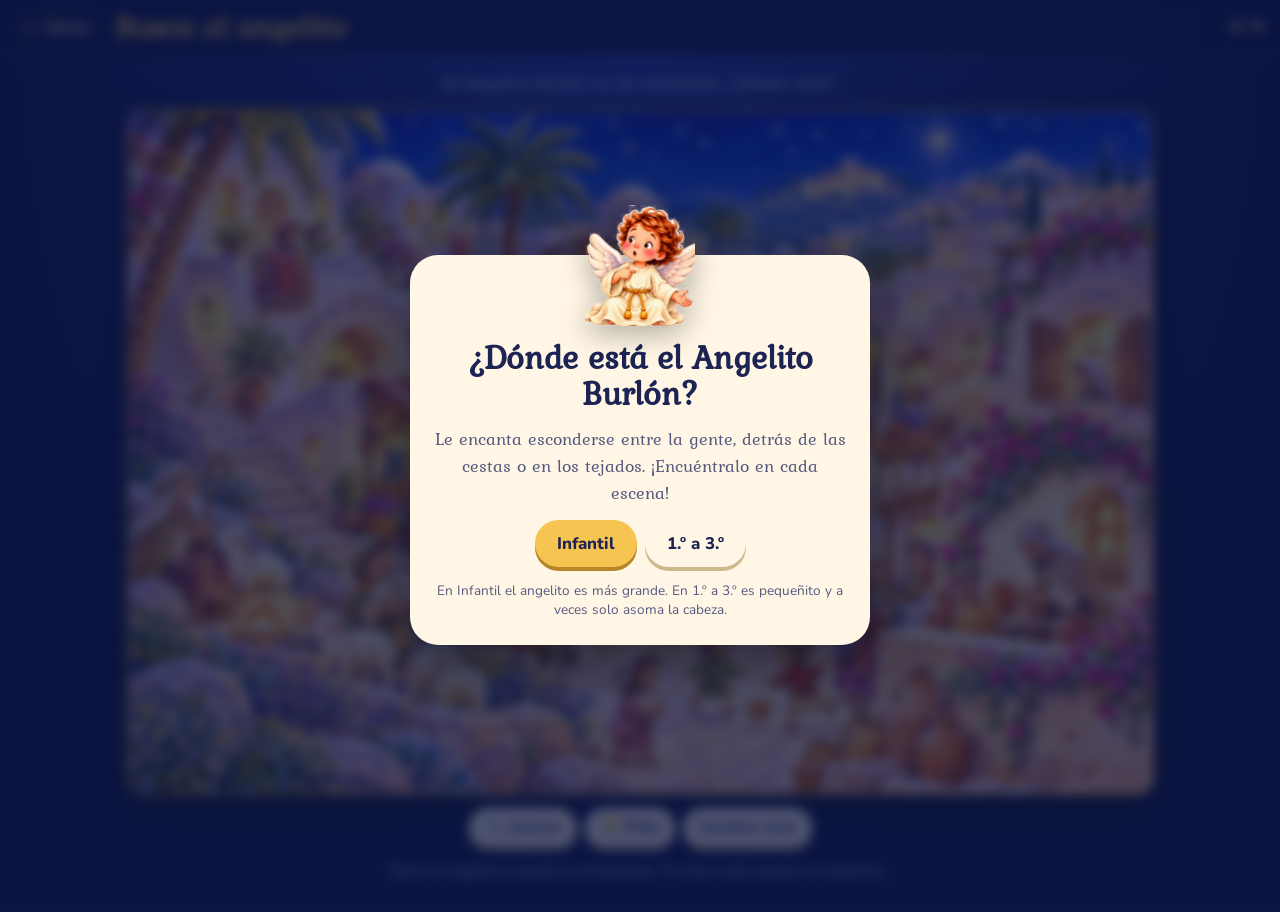
<file: juegos/busca.html>
<!doctype html>
<html lang="es">
<head>
<meta charset="utf-8">
<meta name="viewport" content="width=device-width,initial-scale=1,viewport-fit=cover">
<meta name="robots" content="noindex">
<title>Busca al angelito · Angelito Burlón</title>
<meta name="description" content="Juego: busca al Angelito Burlón escondido en escenas llenas de detalles.">
<link rel="icon" href="../favicon.ico">
<link rel="preconnect" href="https://fonts.googleapis.com"><link rel="preconnect" href="https://fonts.gstatic.com" crossorigin>
<link rel="stylesheet" href="https://fonts.googleapis.com/css2?family=Mountains+of+Christmas:wght@700&family=Kurale&family=Nunito:wght@400;800&display=swap">
<link rel="stylesheet" href="juegos.css">
<style>
body{background:radial-gradient(ellipse at 50% 0%,#1f3aa6 0%,var(--noche) 70%) fixed}
main{max-width:1200px;margin:0 auto;padding:14px max(16px,env(safe-area-inset-left)) 30px;display:grid;gap:12px;justify-items:center}
.estado{font-family:var(--f-cuento);font-size:1.12rem;color:#dfe5ff;text-align:center;min-height:1.5em;margin:0}
.herr{display:flex;gap:8px;flex-wrap:wrap;justify-content:center}
.herr .btn{padding:9px 16px;font-size:.95rem}
.marco{width:min(100%,calc((100vh - 214px)*1.5));width:min(100%,calc((100dvh - 214px)*1.5));max-height:calc(100vh - 210px);max-height:calc(100dvh - 210px);overflow:auto;border-radius:18px;border:3px solid rgba(245,196,81,.6);box-shadow:0 12px 40px rgba(0,0,0,.45);background:#000;-webkit-overflow-scrolling:touch;overscroll-behavior:contain}
.lienzo{position:relative;width:100%;aspect-ratio:3/2;cursor:pointer;user-select:none;-webkit-user-select:none}
.marco.zoom .lienzo{width:220%}
.lienzo>img.fondo{position:absolute;inset:0;width:100%;height:100%;display:block;pointer-events:none}
.angel{position:absolute;pointer-events:none;transform-origin:50% 100%;overflow:hidden}
.angel img{display:block;width:100%;height:100%;object-fit:contain;object-position:50% 0}
.angel.encontrado{animation:salta .9s ease-out forwards}
@keyframes salta{0%{transform:translate(-50%,-100%) scale(1)}40%{transform:translate(-50%,-135%) scale(1.5)}100%{transform:translate(-50%,-120%) scale(1.35)}}
.aro{position:absolute;border-radius:50%;pointer-events:none;border:4px solid #fff;box-shadow:0 0 0 4px var(--oro),0 0 30px #ffd76a;translate:-50% -50%;animation:aro 1s ease-out forwards}
@keyframes aro{from{width:10px;height:10px;opacity:1}to{width:160px;height:160px;opacity:0}}
.no{position:absolute;pointer-events:none;translate:-50% -50%;font-weight:800;color:#fff;text-shadow:0 2px 6px #000;font-size:1rem;animation:no 1s ease-out forwards;white-space:nowrap}
@keyframes no{from{opacity:1;transform:translateY(0)}to{opacity:0;transform:translateY(-24px)}}
.pista{position:absolute;pointer-events:none;border-radius:50%;translate:-50% -50%;background:radial-gradient(circle,rgba(255,231,163,0) 40%,rgba(255,231,163,.55) 70%,rgba(255,231,163,0) 72%);animation:late 1.2s ease-in-out infinite}
@keyframes late{50%{scale:1.12}}
.pie{font-family:var(--f-cuento);color:#b9c3ee;text-align:center;max-width:640px;margin:0}
</style>
</head>
<body>
<header class="barra">
  <a class="volver" href="../index.html#juego" aria-label="Volver a la web"><span aria-hidden="true">←</span> Volver</a>
  <h1>Busca al angelito</h1>
  <span class="marca" id="marca" aria-live="polite">0 / 0</span>
</header>
<main>
  <p class="estado" id="estado" aria-live="polite">El Angelito Burlón se ha escondido. ¿Dónde está?</p>
  <div class="marco" id="marco">
    <div class="lienzo" id="lienzo" role="img" aria-label="Escena llena de detalles donde se esconde el angelito">
      <img class="fondo" id="fondo" alt="" draggable="false">
      <div class="angel" id="angel" hidden><img id="angelImg" alt="" draggable="false"></div>
    </div>
  </div>
  <div class="herr">
    <button class="btn sec" id="btnZoom" type="button" aria-pressed="false">🔍 Acercar</button>
    <button class="btn sec" id="btnPista" type="button">💡 Pista</button>
    <button class="btn sec" id="btnNivel" type="button">Cambiar nivel</button>
  </div>
  <p class="pie">Toca al angelito cuando lo encuentres. A veces solo asoma la cabecita…</p>
</main>

<div class="panel" id="inicio">
  <div class="caja">
    <img class="angel-p" src="../img/personaje/angelito-yo.webp" alt="" style="width:110px;margin-top:-76px;filter:drop-shadow(0 8px 14px rgba(0,0,0,.3))">
    <h2>¿Dónde está el Angelito Burlón?</h2>
    <p>Le encanta esconderse entre la gente, detrás de las cestas o en los tejados. ¡Encuéntralo en cada escena!</p>
    <div class="niveles">
      <button class="btn" data-nivel="facil" type="button">Infantil</button>
      <button class="btn sec" data-nivel="dificil" type="button">1.º a 3.º</button>
    </div>
    <p class="nota">En Infantil el angelito es más grande. En 1.º a 3.º es pequeñito y a veces solo asoma la cabeza.</p>
  </div>
</div>

<div class="panel" id="final" hidden>
  <div class="caja">
    <img src="../img/personaje/angelito-risa.webp" alt="" style="width:120px;margin-top:-80px;filter:drop-shadow(0 8px 14px rgba(0,0,0,.3))">
    <h2>¡Ji, ji, ji! ¡Me has pillado!</h2>
    <p id="textoFinal"></p>
    <div class="niveles">
      <button class="btn" id="otraVez" type="button">Jugar otra vez</button>
      <a class="btn sec" href="../index.html#juego" style="text-decoration:none">Otros juegos</a>
    </div>
  </div>
</div>

<script>
(()=>{
const guarda={get(k,d){try{const v=localStorage.getItem(k);return v===null?d:JSON.parse(v)}catch(e){return d}},set(k,v){try{localStorage.setItem(k,JSON.stringify(v))}catch(e){}}};
/* Escenas: x,y = punto donde se apoyan los pies del angelito (o el borde de lo que lo tapa), en fracciones de la imagen.
   asoma:true → solo se ve la mitad de arriba (está detrás de algo). solo:'facil'|'dificil' limita el sitio a un nivel. */
const ESCENAS=[
 {img:'../img/juegos/busca-belen.webp',nombre:'el pueblo de Belén',sitios:[
   {x:.764,y:.83,asoma:true},{x:.052,y:.82,asoma:true},{x:.30,y:.60,asoma:true},{x:.486,y:.124},{x:.217,y:.21,asoma:true},
   {x:.52,y:.55,asoma:true},{x:.31,y:.82,asoma:true},{x:.807,y:.43},{x:.94,y:.73,asoma:true},{x:.095,y:.43}]},
 {img:'../img/juegos/busca-clase.webp',nombre:'la clase',sitios:[
   {x:.486,y:.195},{x:.63,y:.38,asoma:true},{x:.052,y:.53,asoma:true},{x:.13,y:.26},{x:.894,y:.755,asoma:true},
   {x:.807,y:.81,asoma:true},{x:.868,y:.43,asoma:true},{x:.642,y:.90,asoma:true},{x:.082,y:.44},{x:.33,y:.495,asoma:true}]},
 {img:'../img/juegos/busca-pastores.webp',nombre:'el campo de los pastores',sitios:[
   {x:.217,y:.25},{x:.78,y:.51,asoma:true},{x:.365,y:.9,asoma:true},{x:.868,y:.32},{x:.19,y:.08},
   {x:.113,y:.53,asoma:true},{x:.955,y:.39,asoma:true},{x:.608,y:.85,asoma:true},{x:.955,y:.62},{x:.694,y:.56,asoma:true}]},
];
const POSES=['angelito-yo','angelito-pie','angelito-risa','angelito-vuela'];
const NIVEL={facil:{alto:.17,rondas:3,asoma:false},dificil:{alto:.095,rondas:6,asoma:true}};
const $=id=>document.getElementById(id);
const lienzo=$('lienzo'),fondo=$('fondo'),angel=$('angel'),angelImg=$('angelImg'),estado=$('estado'),marca=$('marca'),marco=$('marco');
let nivel='facil',ronda=0,rondas=3,actual=null,caja=null,t0=0,fallos=0,listo=false,pistaEl=null,tPista=null,ultimos=[];

let ac=null;function nota(f,d=.2,c=0,tipo='triangle'){try{ac=ac||new (window.AudioContext||window.webkitAudioContext)();const t=ac.currentTime+c,o=ac.createOscillator(),g=ac.createGain();o.type=tipo;o.frequency.value=f;g.gain.setValueAtTime(0,t);g.gain.linearRampToValueAtTime(.09,t+.01);g.gain.exponentialRampToValueAtTime(.0001,t+d);o.connect(g).connect(ac.destination);o.start(t);o.stop(t+d+.05)}catch(e){}}

function empieza(n){nivel=n;guarda.set('angelito-nivel-busca',n);rondas=NIVEL[n].rondas;ronda=0;fallos=0;ultimos=[];t0=performance.now();$('inicio').hidden=true;$('final').hidden=true;siguiente()}

function siguiente(){ronda++;listo=false;quitaPista();
  marca.textContent=`${ronda-1} / ${rondas}`;
  const esc=ESCENAS[(ronda-1)%ESCENAS.length];
  const cand=esc.sitios.filter(s=>(!s.solo||s.solo===nivel)&&!ultimos.includes(s));
  const s=cand[Math.floor(Math.random()*cand.length)];ultimos.push(s);if(ultimos.length>4)ultimos.shift();
  const pose=s.asoma&&NIVEL[nivel].asoma?['angelito-yo','angelito-risa'][Math.floor(Math.random()*2)]:POSES[Math.floor(Math.random()*POSES.length)];
  actual={esc,s,asoma:!!(s.asoma&&NIVEL[nivel].asoma)};
  const pon=()=>{const alto=NIVEL[nivel].alto;
    angelImg.src=`../img/personaje/${pose}.webp`;
    const ratio={'angelito-yo':443/488,'angelito-pie':573/787,'angelito-risa':806/772,'angelito-vuela':680/614}[pose];
    const hPct=alto*100,wPct=alto*ratio*100/1.5;            // la imagen es 3:2
    const visible=actual.asoma?.55:1;
    angel.style.width=wPct+'%';angel.style.height=(hPct*visible)+'%';
    angel.style.left=(s.x*100)+'%';angel.style.top=(s.y*100)+'%';
    angel.style.transform=`translate(-50%,-100%)${Math.random()<.5?' scaleX(-1)':''}`;
    angelImg.style.height=(100/visible)+'%';
    angel.className='angel';angel.hidden=false;
    caja={x:s.x,y:s.y-alto*visible/2,w:alto*ratio/1.5,h:alto*visible};
    listo=true;estado.textContent=`Ahora está escondido en ${esc.nombre}. ¿Dónde está?`;
    clearTimeout(tPista);tPista=setTimeout(()=>{if(listo)estado.textContent='¿Te ayudo? Pulsa «Pista».'},25000)};
  if(!fondo.src.endsWith(esc.img.replace('..',''))){fondo.onload=pon;fondo.src=esc.img}else pon();
}

function toca(e){if(!listo)return;const r=lienzo.getBoundingClientRect(),px=(e.clientX-r.left)/r.width,py=(e.clientY-r.top)/r.height;
  const tolX=caja.w/2+.02,tolY=caja.h/2+.03;
  if(Math.abs(px-caja.x)<tolX&&Math.abs(py-caja.y)<tolY){encontrado(px,py)}
  else{fallos++;const n=document.createElement('span');n.className='no';n.textContent=['Aquí no está','¡Uy, casi!','Sigue buscando'][fallos%3];n.style.left=px*100+'%';n.style.top=py*100+'%';lienzo.appendChild(n);setTimeout(()=>n.remove(),1000);nota(220,.15,0,'sine')}}
function encontrado(px,py){listo=false;quitaPista();clearTimeout(tPista);angel.classList.add('encontrado');
  const a=document.createElement('span');a.className='aro';a.style.left=caja.x*100+'%';a.style.top=caja.y*100+'%';lienzo.appendChild(a);setTimeout(()=>a.remove(),1000);
  [784,988,1175,1568].forEach((f,i)=>nota(f,.25,i*.08));marca.textContent=`${ronda} / ${rondas}`;
  estado.textContent=['¡Ji, ji, ji! ¡Me has encontrado!','¡Qué buena vista tienes!','¡Bien! ¡Jesús está por llegar!','¡Me has pillado otra vez!'][ronda%4];
  setTimeout(()=>{if(ronda>=rondas)fin();else siguiente()},1500)}
function fin(){const s=Math.round((performance.now()-t0)/1000);
  $('textoFinal').textContent=`Has encontrado al angelito ${rondas} veces en ${s<60?s+' segundos':Math.floor(s/60)+' min '+(s%60)+' s'}. ¡Tienes ojos de lince!`;
  $('final').hidden=false;$('otraVez').focus();[523,659,784,1047].forEach((f,i)=>nota(f,.35,i*.14))}
function quitaPista(){if(pistaEl){pistaEl.remove();pistaEl=null}}
function pista(){if(!listo||!caja)return;quitaPista();pistaEl=document.createElement('span');pistaEl.className='pista';
  const d=nivel==='facil'?24:30;const ox=(Math.random()-.5)*.08,oy=(Math.random()-.5)*.08;
  pistaEl.style.left=(caja.x+ox)*100+'%';pistaEl.style.top=(caja.y+oy)*100+'%';pistaEl.style.width=d+'%';pistaEl.style.aspectRatio='1';lienzo.appendChild(pistaEl);
  estado.textContent='Está por esta zona…';
  if(marco.classList.contains('zoom')){const r=lienzo.getBoundingClientRect();marco.scrollTo({left:caja.x*r.width-marco.clientWidth/2,top:caja.y*r.height-marco.clientHeight/2,behavior:'smooth'})}}

lienzo.addEventListener('click',toca);
$('btnPista').addEventListener('click',pista);
$('btnZoom').addEventListener('click',()=>{const z=marco.classList.toggle('zoom');$('btnZoom').setAttribute('aria-pressed',z);$('btnZoom').textContent=z?'🔍 Alejar':'🔍 Acercar';
  if(z){requestAnimationFrame(()=>{marco.scrollLeft=(marco.scrollWidth-marco.clientWidth)/2;marco.scrollTop=(marco.scrollHeight-marco.clientHeight)/2})}});
$('btnNivel').addEventListener('click',()=>{$('inicio').hidden=false});
document.querySelectorAll('[data-nivel]').forEach(b=>b.addEventListener('click',()=>empieza(b.dataset.nivel)));
$('otraVez').addEventListener('click',()=>empieza(nivel));
const nv=guarda.get('angelito-nivel-busca','facil');document.querySelectorAll('[data-nivel]').forEach(b=>b.classList.toggle('sec',b.dataset.nivel!==nv));
fondo.src=ESCENAS[0].img;
})();
</script>
</body>
</html>
</file>
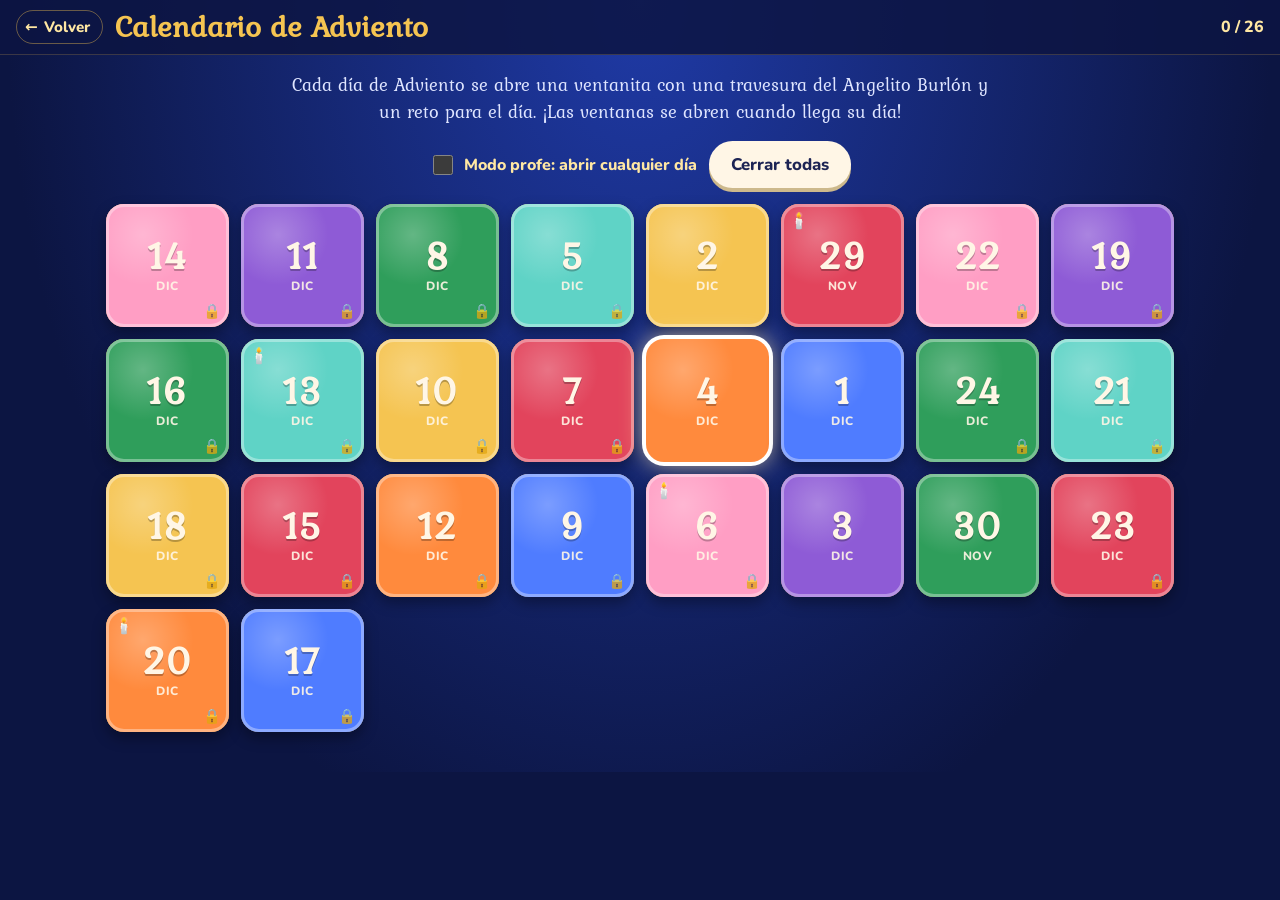
<file: juegos/calendario.html>
<!doctype html>
<html lang="es">
<head>
<meta charset="utf-8">
<meta name="viewport" content="width=device-width,initial-scale=1,viewport-fit=cover">
<meta name="robots" content="noindex">
<title>Calendario de Adviento · Angelito Burlón</title>
<meta name="description" content="Calendario de Adviento del Angelito Burlón: cada día una travesura y un reto.">
<link rel="icon" href="../favicon.ico">
<link rel="preconnect" href="https://fonts.googleapis.com"><link rel="preconnect" href="https://fonts.gstatic.com" crossorigin>
<link rel="stylesheet" href="https://fonts.googleapis.com/css2?family=Mountains+of+Christmas:wght@700&family=Kurale&family=Nunito:wght@400;800&display=swap">
<link rel="stylesheet" href="juegos.css">
<style>
body{background:radial-gradient(ellipse at 50% 0%,#1f3aa6 0%,var(--noche) 70%) fixed}
main{max-width:1100px;margin:0 auto;padding:16px max(16px,env(safe-area-inset-left)) 40px;display:grid;gap:16px;justify-items:center}
.intro{font-family:var(--f-cuento);font-size:1.15rem;color:#dfe5ff;text-align:center;margin:0;max-width:720px}
.rejilla{display:grid;grid-template-columns:repeat(auto-fill,minmax(112px,1fr));gap:12px;width:100%}
.puerta{position:relative;aspect-ratio:1;border-radius:18px;border:0;padding:0;perspective:600px;background:var(--papel);box-shadow:inset 0 0 0 3px rgba(245,196,81,.6)}
.puerta .tapa{position:absolute;inset:0;border-radius:18px;display:grid;place-items:center;align-content:center;gap:2px;transform-origin:0 50%;transition:transform .7s cubic-bezier(.3,1.2,.5,1);backface-visibility:hidden;
  background:radial-gradient(circle at 30% 25%,rgba(255,255,255,.25),transparent 40%),var(--c);box-shadow:0 6px 14px rgba(0,0,0,.35),inset 0 0 0 3px rgba(255,255,255,.35);color:#fff6e6}
.puerta .tapa b{font-family:var(--f-titulo);font-size:2.4rem;line-height:1;text-shadow:0 2px 0 rgba(0,0,0,.25)}
.puerta .tapa small{font-weight:800;font-size:.75rem;letter-spacing:.04em;text-transform:uppercase;opacity:.9}
.puerta .dentro{position:absolute;inset:0;display:grid;place-items:center;padding:8px}
.puerta .dentro img{width:70%}
.puerta.abierta .tapa{transform:rotateY(-105deg)}
.puerta.cerrada .tapa::after{content:"🔒";position:absolute;right:8px;bottom:6px;font-size:.9rem;opacity:.75}
.puerta.hoy .tapa{box-shadow:0 0 0 4px #fff,0 0 26px rgba(255,231,163,.9)}
.puerta.domingo .tapa::before{content:"🕯️";position:absolute;left:8px;top:6px;font-size:1rem}
.opciones{display:flex;gap:12px;flex-wrap:wrap;justify-content:center;align-items:center}
label.profe{display:flex;gap:8px;align-items:center;font-weight:800;color:var(--oro-claro);cursor:pointer}
label.profe input{width:20px;height:20px;accent-color:var(--oro)}
.caja .reto{background:rgba(245,196,81,.2);border:2px dashed #c9931e;border-radius:16px;padding:10px 14px;font-family:var(--f-ui)!important;font-weight:800;color:var(--tinta)!important}
.caja .fecha{font-weight:800;color:var(--oro-ink)!important;font-family:var(--f-ui)!important;font-size:.9rem!important;text-transform:uppercase;letter-spacing:.06em}
</style>
</head>
<body>
<header class="barra">
  <a class="volver" href="../index.html#juego" aria-label="Volver a la web"><span aria-hidden="true">←</span> Volver</a>
  <h1>Calendario de Adviento</h1>
  <span class="marca" id="marca"></span>
</header>
<main>
  <p class="intro">Cada día de Adviento se abre una ventanita con una travesura del Angelito Burlón y un reto para el día. ¡Las ventanas se abren cuando llega su día!</p>
  <div class="opciones">
    <label class="profe"><input type="checkbox" id="profe"> Modo profe: abrir cualquier día</label>
    <button class="btn sec" id="cerrar" type="button">Cerrar todas</button>
  </div>
  <div class="rejilla" id="rejilla"></div>
</main>
<div class="panel" id="final" hidden>
  <div class="caja">
    <img class="angel" id="angelDia" src="../img/personaje/angelito-risa.webp" alt="">
    <p class="fecha" id="fecha"></p>
    <h2 id="titulo"></h2>
    <p id="travesura"></p>
    <p class="reto" id="reto"></p>
    <div class="niveles"><button class="btn" id="vale" type="button">¡Reto aceptado!</button></div>
  </div>
</div>
<script src="comun.js"></script>
<script>
(()=>{
// Adviento 2026: del domingo 29 de noviembre al 24 de diciembre
const INICIO=new Date(2026,10,29);
const DIAS=[
  ['¡Empieza el Adviento!','El angelito ha encendido la primera vela de la corona… ¡y casi se quema las plumas!','Encended juntos la primera vela y pensad: ¿cómo vamos a preparar el corazón para Jesús?'],
  ['Los lápices bailarines','Esta noche el angelito ha cambiado los lápices de estuche. ¡Ji, ji, ji!','Presta tus colores a quien los necesite hoy.'],
  ['¿Quién ha sido?','Alguien ha dibujado una estrellita en la pizarra… ¡y tiene alas!','Dibuja una estrella para alguien de tu familia y regálasela.'],
  ['El abrigo al revés','El angelito se ha puesto el abrigo del revés para hacer reír a todos.','Haz reír a un compañero que esté triste.'],
  ['Silencio, que duerme','El angelito se ha quedado dormido en la estantería después de volar toda la noche.','Hoy trabajamos en silencio un ratito para no despertarlo.'],
  ['Una nota escondida','Ha dejado una nota en la puerta: «¡Jesús está por llegar!».','Escribe o dibuja una nota bonita y déjala escondida para que alguien la encuentre.'],
  ['Zapatos cambiados','Ha cambiado los zapatos de sitio en la entrada… ¡qué lío!','Ordena algo sin que te lo pidan: tu mesa, tu cuarto o la estantería.'],
  ['Segunda vela','¡Segunda semana! El angelito ha sacado brillo a la estrella de la clase.','Encended la segunda vela. Hoy, cuida algo que sea de todos: la clase, el patio, los libros.'],
  ['La campana traviesa','Ha tocado la campana antes de tiempo y todos han salido corriendo… ¡a sus sitios!','Hoy, escucha con atención cuando hable la profe o tus compañeros.'],
  ['La Inmaculada','El angelito ha traído flores para la Virgen María, la mamá de Jesús.','Dibuja una flor para María o dile un «gracias» en una oración.'],
  ['El caminito de luz','Ha dejado un caminito de purpurina desde la puerta hasta el belén de la clase.','Sigue el caminito: haz una buena acción cada vez que pases por la puerta.'],
  ['Merienda compartida','El angelito ha partido su galleta en trocitos para que todos prueben.','Comparte tu merienda o un juego en el recreo.'],
  ['Las gracias','Ha escrito «GRACIAS» con plumas de sus alas en la ventana.','Da las gracias a tres personas que te ayudan cada día.'],
  ['Una sonrisa por persona','El angelito ha pintado caritas sonrientes en las ventanas empañadas.','Regala una sonrisa a cada persona que veas hoy.'],
  ['Tercera vela','¡Domingo de la alegría! El angelito no para de reírse.','Encended la tercera vela y cantad juntos la canción del Angelito.'],
  ['El abrazo de paz','Dos amigos se habían enfadado… y el angelito les ha dado un empujoncito.','Si te has enfadado con alguien, perdona y dale la paz.'],
  ['El belén desordenado','¡El burrito está encima del tejado del portal! ¡Ji, ji, ji!','Coloca algo en su sitio y ayuda a preparar el belén de casa o de clase.'],
  ['Las palabras bonitas','Ha escondido palabras bonitas en los cajones: «amigo», «paz», «ayuda»…','Dile algo bonito a cada compañero de tu mesa.'],
  ['Recogiendo plumas','Esta mañana había plumas por todo el pasillo. ¡El angelito ha estado jugando!','Recoge algo del suelo que no sea tuyo y tíralo a la papelera.'],
  ['Una oración por alguien','El angelito ha dejado una estrella con un nombre: alguien que necesita cariño.','Reza por una persona que esté enferma o triste.'],
  ['Villancicos','Han sonado villancicos por los altavoces… ¿quién habrá sido?','Canta un villancico en casa con tu familia.'],
  ['Cuarta vela','¡La corona está completa! El angelito brilla de emoción.','Encended la cuarta vela y rezad juntos la oración del Angelito.'],
  ['El regalo invisible','El angelito dice que el mejor regalo no se envuelve: es el tiempo con los demás.','Juega hoy con alguien que suele estar solo.'],
  ['Preparados','El angelito ha guardado la estrella para llevarla a Belén muy prontito.','Piensa: ¿qué le vas a regalar a Jesús? Díselo en una oración.'],
  ['¡Mañana es Nochebuena!','El angelito está nerviosísimo: no para de volar de un lado a otro.','Ayuda en casa a preparar la cena de Nochebuena.'],
  ['¡Nochebuena!','¡Esta noche nace Jesús! El angelito ya vuela hacia Belén con su estrella.','Mira al cielo esta noche y busca la estrella más brillante. ¡Feliz Navidad!']
];
const COL=['#e2445c','#2f9e5b','#4f7cff','#f5c451','#8e5bd6','#ff8a3d','#5fd3c6','#ff9ec4'];
const R=document.getElementById('rejilla'),profe=document.getElementById('profe'),marca=document.getElementById('marca');
let abiertos=AB.guarda.get('angelito-calendario',[]);profe.checked=AB.guarda.get('angelito-calendario-profe',false);
const hoy=new Date();hoy.setHours(0,0,0,0);
const fechaDe=i=>{const d=new Date(INICIO);d.setDate(d.getDate()+i);return d};
const fmt=d=>d.toLocaleDateString('es-ES',{weekday:'long',day:'numeric',month:'long'});
// posiciones mezcladas pero siempre iguales
const orden=[...Array(DIAS.length).keys()].sort((a,b)=>((a*17+5)%DIAS.length)-((b*17+5)%DIAS.length));
function pinta(){R.innerHTML='';
  orden.forEach(i=>{const d=fechaDe(i),dom=d.getDay()===0,listo=d<=hoy||profe.checked,ab=abiertos.includes(i);
    const b=document.createElement('button');b.type='button';b.className='puerta'+(ab?' abierta':'')+(!listo?' cerrada':'')+(d.getTime()===hoy.getTime()?' hoy':'')+(dom?' domingo':'');
    b.style.setProperty('--c',COL[i%COL.length]);b.setAttribute('aria-label',`${fmt(d)}${ab?', abierta':listo?'':', todavía no se puede abrir'}`);
    b.innerHTML=`<span class="dentro"><img src="../img/personaje/${['angelito-risa','angelito-yo','angelito-pie','angelito-vuela'][i%4]}.webp" alt=""></span><span class="tapa"><b>${d.getDate()}</b><small>${d.toLocaleDateString('es-ES',{month:'short'}).replace('.','')}</small></span>`;
    b.addEventListener('click',()=>abre(i,listo,b));R.appendChild(b)});
  marca.textContent=`${abiertos.length} / ${DIAS.length}`}
function abre(i,listo,b){const d=fechaDe(i);
  if(!listo){b.animate([{transform:'translateX(-6px)'},{transform:'translateX(6px)'},{transform:'none'}],{duration:300});AB.nota(220,.15,0,'sine');
    const falta=Math.round((d-hoy)/864e5);document.querySelector('.intro').textContent=`¡Paciencia! Esta ventana se abre ${falta===1?'mañana':'dentro de '+falta+' días'}. ¡Ji, ji, ji!`;return}
  if(!abiertos.includes(i)){abiertos.push(i);AB.guarda.set('angelito-calendario',abiertos);b.classList.add('abierta');AB.fanfarria()}else AB.nota(660,.15);
  const [t,tr,re]=DIAS[i];document.getElementById('fecha').textContent=fmt(d);document.getElementById('titulo').textContent=t;
  document.getElementById('travesura').textContent=tr;document.getElementById('reto').textContent='Reto: '+re;
  document.getElementById('angelDia').src=`../img/personaje/${['angelito-risa','angelito-yo','angelito-pie','angelito-vuela'][i%4]}.webp`;
  setTimeout(()=>{document.getElementById('final').hidden=false;document.getElementById('vale').focus()},abiertos.includes(i)?350:650);marca.textContent=`${abiertos.length} / ${DIAS.length}`}
document.getElementById('vale').addEventListener('click',()=>{document.getElementById('final').hidden=true;AB.bien()});
document.getElementById('final').addEventListener('click',e=>{if(e.target.id==='final')e.currentTarget.hidden=true});
profe.addEventListener('change',()=>{AB.guarda.set('angelito-calendario-profe',profe.checked);pinta()});
document.getElementById('cerrar').addEventListener('click',()=>{abiertos=[];AB.guarda.set('angelito-calendario',abiertos);pinta()});
pinta();
})();
</script>
</body>
</html>
</file>
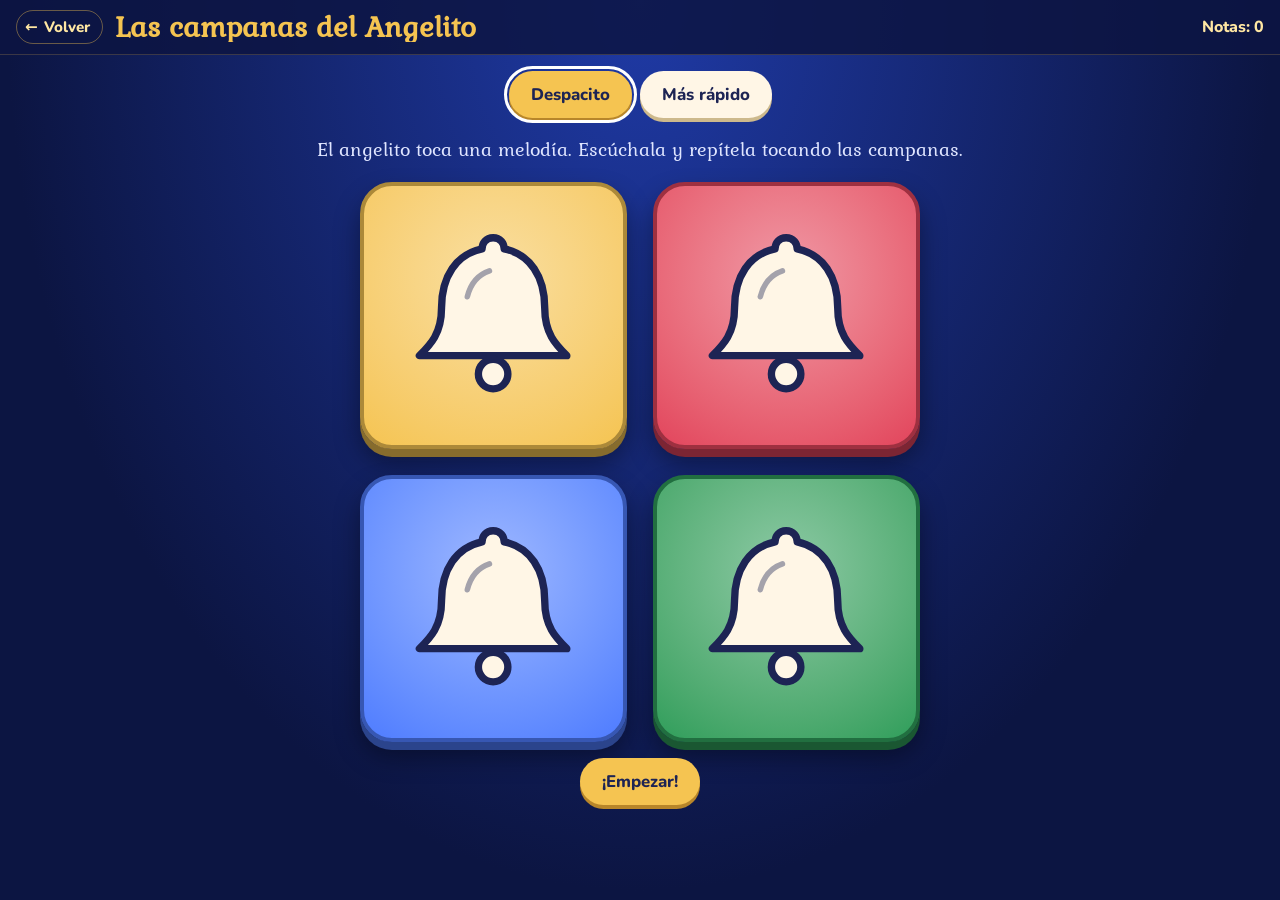
<file: juegos/campanas.html>
<!doctype html>
<html lang="es">
<head>
<meta charset="utf-8">
<meta name="viewport" content="width=device-width,initial-scale=1,viewport-fit=cover">
<meta name="robots" content="noindex">
<title>Las campanas del Angelito · Angelito Burlón</title>
<meta name="description" content="Escucha la melodía de las campanas del Angelito Burlón y repítela.">
<link rel="icon" href="../favicon.ico">
<link rel="preconnect" href="https://fonts.googleapis.com"><link rel="preconnect" href="https://fonts.gstatic.com" crossorigin>
<link rel="stylesheet" href="https://fonts.googleapis.com/css2?family=Mountains+of+Christmas:wght@700&family=Kurale&family=Nunito:wght@400;800&display=swap">
<link rel="stylesheet" href="juegos.css">
<style>
body{background:radial-gradient(ellipse at 50% 0%,#1f3aa6 0%,var(--noche) 70%) fixed}
main{max-width:760px;margin:0 auto;padding:16px max(16px,env(safe-area-inset-left)) 40px;display:grid;gap:16px;justify-items:center}
.estado{font-family:var(--f-cuento);font-size:1.25rem;color:#dfe5ff;text-align:center;min-height:1.6em;margin:0}
.campanas{display:grid;grid-template-columns:1fr 1fr;gap:clamp(12px,3vw,26px);width:min(100%,560px)}
.camp{--c:#f5c451;aspect-ratio:1;border-radius:32px;border:4px solid color-mix(in srgb,var(--c) 70%,#000);background:radial-gradient(circle at 50% 35%,color-mix(in srgb,var(--c) 55%,#fff),var(--c));box-shadow:0 8px 0 color-mix(in srgb,var(--c) 55%,#000),0 14px 26px rgba(0,0,0,.4);display:grid;place-items:center;padding:14%;transition:transform .1s,filter .15s}
.camp svg{width:100%;height:100%;transform-origin:50% 8%}
.camp.suena{transform:translateY(4px);box-shadow:0 4px 0 color-mix(in srgb,var(--c) 55%,#000),0 0 40px 10px color-mix(in srgb,var(--c) 70%,transparent);filter:brightness(1.25)}
.camp.suena svg{animation:tilin .45s}
@keyframes tilin{25%{transform:rotate(14deg)}60%{transform:rotate(-12deg)}}
.campanas.espera .camp{pointer-events:none}
.record{color:var(--oro-claro);font-weight:800}
</style>
</head>
<body>
<header class="barra">
  <a class="volver" href="../index.html#juego" aria-label="Volver a la web"><span aria-hidden="true">←</span> Volver</a>
  <h1>Las campanas del Angelito</h1>
  <span class="marca" id="marca"></span>
</header>
<main>
  <div class="niveles" role="group" aria-label="Velocidad">
    <button class="btn" data-nivel="lento" type="button">Despacito</button>
    <button class="btn sec" data-nivel="normal" type="button">Más rápido</button>
  </div>
  <p class="estado" id="estado" aria-live="polite">El angelito toca una melodía. Escúchala y repítela tocando las campanas.</p>
  <div class="campanas espera" id="campanas"></div>
  <button class="btn" id="empezar" type="button">¡Empezar!</button>
  <p class="record" id="record"></p>
</main>
<div class="panel" id="final" hidden>
  <div class="caja">
    <img class="angel" src="../img/personaje/angelito-risa.webp" alt="">
    <h2 id="tituloFinal">¡Ji, ji, ji!</h2>
    <p id="textoFinal"></p>
    <div class="niveles"><button class="btn" id="otraVez" type="button">Jugar otra vez</button><a class="btn sec" href="../index.html#juego" style="text-decoration:none">Otros juegos</a></div>
  </div>
</div>
<script src="comun.js"></script>
<script>
(()=>{
const CAMP=[{c:'#f5c451',f:523.25,nom:'amarilla'},{c:'#e2445c',f:659.25,nom:'roja'},{c:'#4f7cff',f:783.99,nom:'azul'},{c:'#2f9e5b',f:880,nom:'verde'}];
const BELL='<svg viewBox="0 0 100 100" aria-hidden="true"><path d="M50 8c-4 0-6 3-6 6-14 3-22 15-22 32 0 14-6 20-12 26h80c-6-6-12-12-12-26 0-17-8-29-22-32 0-3-2-6-6-6z" fill="#fff6e6" stroke="#1d2454" stroke-width="4" stroke-linejoin="round"/><circle cx="50" cy="82" r="8" fill="#fff6e6" stroke="#1d2454" stroke-width="4"/><path d="M36 40c2-8 6-12 12-14" stroke="#1d2454" stroke-width="3" fill="none" stroke-linecap="round" opacity=".4"/></svg>';
const C=document.getElementById('campanas'),est=document.getElementById('estado'),marca=document.getElementById('marca'),rec=document.getElementById('record');
let vel='lento',serie=[],turno=0,jugando=false,mejor=AB.guarda.get('angelito-campanas-record',0);
CAMP.forEach((k,i)=>{const b=document.createElement('button');b.type='button';b.className='camp';b.style.setProperty('--c',k.c);b.innerHTML=BELL;b.setAttribute('aria-label','Campana '+k.nom);
  b.addEventListener('pointerdown',e=>{e.preventDefault();pulsa(i)});b.addEventListener('keydown',e=>{if(e.key==='Enter'||e.key===' '){e.preventDefault();pulsa(i)}});C.appendChild(b)});
function suena(i){const b=C.children[i];b.classList.add('suena');AB.nota(CAMP[i].f,.6,0,'sine',.16);AB.nota(CAMP[i].f*2,.4,0,'triangle',.04);setTimeout(()=>b.classList.remove('suena'),vel==='lento'?420:280)}
function pinta(){marca.textContent=`Notas: ${Math.max(0,serie.length-(jugando?1:0))}`;rec.textContent=mejor?`Tu récord: ${mejor} notas`:''}
function ronda(){serie.push(Math.floor(Math.random()*4));turno=0;C.classList.add('espera');est.textContent='Escucha…';marca.textContent=`Notas: ${serie.length}`;
  const p=vel==='lento'?800:520;serie.forEach((n,k)=>setTimeout(()=>suena(n),600+k*p));
  setTimeout(()=>{C.classList.remove('espera');est.textContent='¡Ahora tú!'},600+serie.length*p)}
function empieza(){serie=[];jugando=true;document.getElementById('final').hidden=true;document.getElementById('empezar').hidden=true;ronda()}
function pulsa(i){if(!jugando||C.classList.contains('espera'))return;suena(i);
  if(i!==serie[turno]){jugando=false;C.classList.add('espera');const hechas=serie.length-1;setTimeout(AB.mal,300);
    if(hechas>mejor){mejor=hechas;AB.guarda.set('angelito-campanas-record',mejor)}
    document.getElementById('tituloFinal').textContent=hechas>=5?'¡Qué oído!':'¡Ji, ji, ji!';
    setTimeout(()=>AB.fin(hechas?`Has repetido una melodía de ${hechas} nota${hechas>1?'s':''}. ${hechas>=mejor?'¡Es tu récord!':'Tu récord es de '+mejor+'.'}`:'¡El angelito te ha despistado! Prueba otra vez, escuchando con atención.'),700);pinta();return}
  turno++;if(turno===serie.length){est.textContent=['¡Muy bien!','¡Bravo!','¡Genial!','¡Así se toca!'][serie.length%4];C.classList.add('espera');setTimeout(ronda,900)}}
document.getElementById('empezar').addEventListener('click',empieza);
document.getElementById('otraVez').addEventListener('click',empieza);
vel=AB.niveles('angelito-campanas-vel','lento',v=>{vel=v});pinta();
})();
</script>
</body>
</html>
</file>
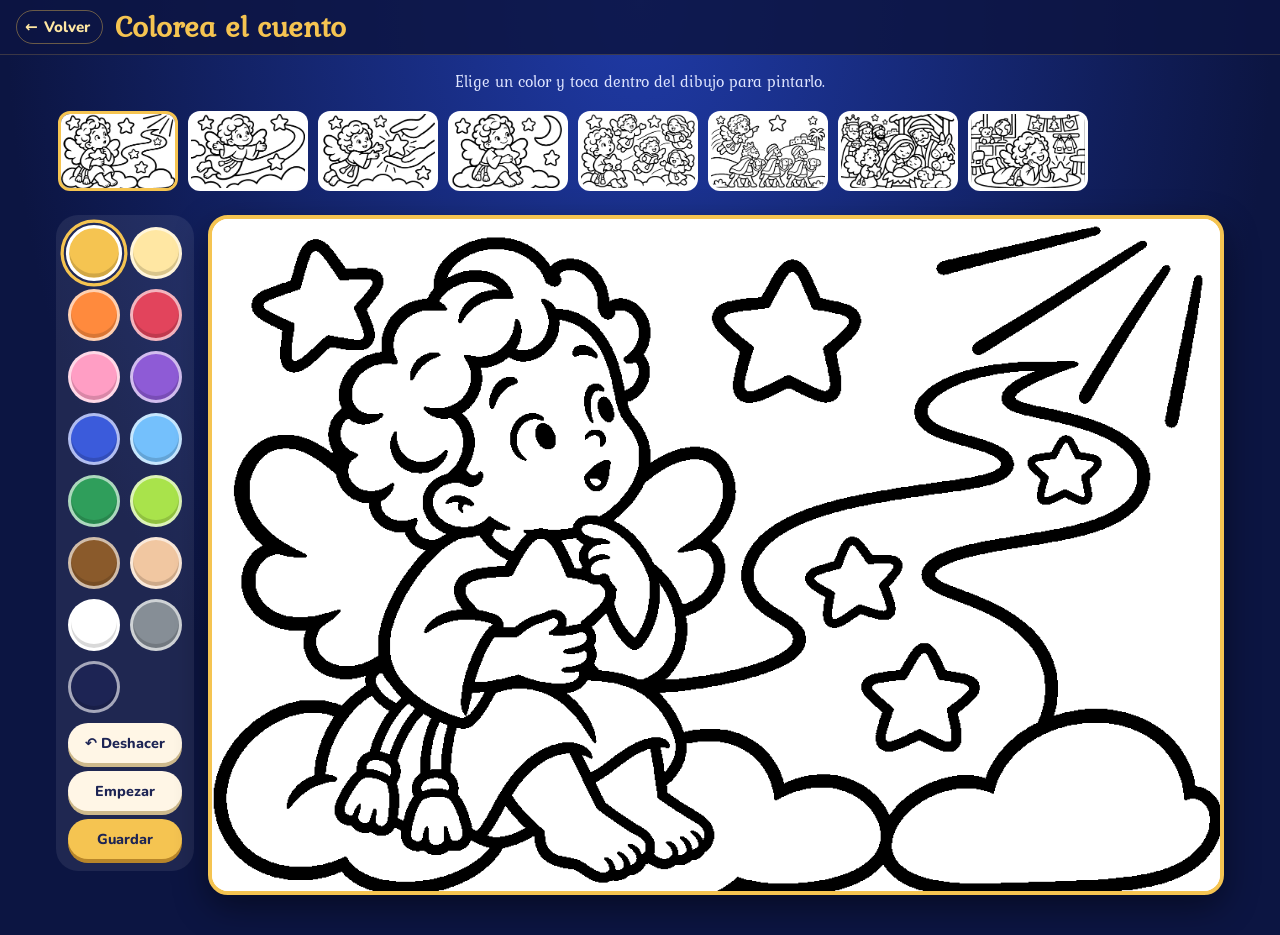
<file: juegos/colorea.html>
<!doctype html>
<html lang="es">
<head>
<meta charset="utf-8">
<meta name="viewport" content="width=device-width,initial-scale=1,viewport-fit=cover">
<meta name="robots" content="noindex">
<title>Colorea el cuento · Angelito Burlón</title>
<meta name="description" content="Colorea en la pantalla las láminas del cuento Angelito Burlón y la estrella de Navidad.">
<link rel="icon" href="../favicon.ico">
<link rel="preconnect" href="https://fonts.googleapis.com"><link rel="preconnect" href="https://fonts.gstatic.com" crossorigin>
<link rel="stylesheet" href="https://fonts.googleapis.com/css2?family=Mountains+of+Christmas:wght@700&family=Kurale&family=Nunito:wght@400;800&display=swap">
<link rel="stylesheet" href="juegos.css">
<style>
body{background:radial-gradient(ellipse at 50% 0%,#1f3aa6 0%,var(--noche) 70%) fixed}
main{max-width:1200px;margin:0 auto;padding:14px max(16px,env(safe-area-inset-left)) 40px;display:grid;gap:14px}
.mesa{display:grid;grid-template-columns:auto 1fr;gap:14px;align-items:start}
@media (max-width:760px){.mesa{grid-template-columns:1fr}}
.paleta{display:grid;grid-template-columns:repeat(2,52px);gap:10px;padding:12px;border-radius:22px;background:rgba(255,255,255,.08)}
@media (max-width:760px){.paleta{grid-template-columns:repeat(auto-fill,minmax(44px,1fr));order:2}}
.color{width:100%;aspect-ratio:1;border-radius:50%;border:3px solid rgba(255,255,255,.6);box-shadow:inset 0 -4px 0 rgba(0,0,0,.15);padding:0}
.color[aria-pressed="true"]{border-color:#fff;outline:3px solid var(--oro);outline-offset:2px;transform:scale(1.08)}
.herr{grid-column:1/-1;display:grid;gap:8px}
@media (max-width:760px){.herr{grid-template-columns:repeat(3,1fr)}}
.herr .btn{padding:10px 8px;font-size:.9rem}
.lienzo{position:relative;background:#fff;border-radius:20px;overflow:hidden;box-shadow:0 12px 34px rgba(0,0,0,.45);border:4px solid var(--oro)}
canvas{display:block;width:100%;height:auto;touch-action:manipulation;cursor:crosshair}
.laminas{display:flex;gap:10px;overflow-x:auto;padding:4px 2px 10px;scrollbar-width:thin}
.laminas button{flex:0 0 auto;width:120px;aspect-ratio:3/2;border-radius:12px;border:3px solid transparent;padding:0;background:#fff;overflow:hidden}
.laminas button[aria-pressed="true"]{border-color:var(--oro)}
.laminas img{width:100%;height:100%;object-fit:cover}
.pista{font-family:var(--f-cuento);color:#dfe5ff;margin:0;text-align:center}
</style>
</head>
<body>
<header class="barra">
  <a class="volver" href="../index.html#juego" aria-label="Volver a la web"><span aria-hidden="true">←</span> Volver</a>
  <h1>Colorea el cuento</h1>
</header>
<main>
  <p class="pista">Elige un color y toca dentro del dibujo para pintarlo.</p>
  <div class="laminas" id="laminas" role="group" aria-label="Elige lámina"></div>
  <div class="mesa">
    <div class="paleta" id="paleta" role="group" aria-label="Colores">
      <div class="herr">
        <button class="btn sec" id="deshacer" type="button">↶ Deshacer</button>
        <button class="btn sec" id="borrar" type="button">Empezar</button>
        <button class="btn" id="guardar" type="button">Guardar</button>
      </div>
    </div>
    <div class="lienzo"><canvas id="lienzo" width="1200" height="800" aria-label="Lámina para colorear"></canvas></div>
  </div>
</main>
<script src="comun.js"></script>
<script>
(()=>{
const LAM=['escena06','escena02','escena03','escena04','escena05','escena07','escena08','escena10a'];
const COLORES=['#f5c451','#ffe7a3','#ff8a3d','#e2445c','#ff9ec4','#8e5bd6','#3b5bdb','#74c0fc','#2f9e5b','#a9e34b','#8a5a2b','#f1c7a1','#ffffff','#868e96','#1d2454'];
const cv=document.getElementById('lienzo'),cx=cv.getContext('2d',{willReadFrequently:true});
const W=1200,H=800;let lineas=null,lineaImg=null,color=COLORES[0],pintura,historial=[],actual=AB.guarda.get('angelito-colorea-lam',LAM[0]);
const pal=document.getElementById('paleta'),herr=pal.querySelector('.herr');
COLORES.forEach(c=>{const b=document.createElement('button');b.type='button';b.className='color';b.style.background=c;b.setAttribute('aria-label','Color '+c);
  b.addEventListener('click',()=>{color=c;pal.querySelectorAll('.color').forEach(x=>x.setAttribute('aria-pressed',x===b));AB.nota(660,.08)});pal.insertBefore(b,herr)});
pal.querySelector('.color').setAttribute('aria-pressed','true');
const L=document.getElementById('laminas');
LAM.forEach(k=>{const b=document.createElement('button');b.type='button';b.innerHTML=`<img src="../img/juegos/colorea-${k}.png" alt="" loading="lazy">`;b.setAttribute('aria-label','Lámina '+k);b.dataset.k=k;
  b.addEventListener('click',()=>carga(k));L.appendChild(b)});
function carga(k){actual=k;AB.guarda.set('angelito-colorea-lam',k);L.querySelectorAll('button').forEach(b=>b.setAttribute('aria-pressed',b.dataset.k===k));
  const im=new Image();im.onload=()=>{const o=document.createElement('canvas');o.width=W;o.height=H;const ox=o.getContext('2d');ox.fillStyle='#fff';ox.fillRect(0,0,W,H);ox.drawImage(im,0,0,W,H);
    const d=ox.getImageData(0,0,W,H).data;const base=new Uint8Array(W*H);for(let i=0;i<W*H;i++)base[i]=d[i*4]<128?1:0;
    // marco invisible: cierra las figuras que tocan el borde del dibujo (nubes, suelo…)
    for(let x=0;x<W;x++)for(let k=0;k<3;k++){base[k*W+x]=1;base[(H-1-k)*W+x]=1}
    for(let y=0;y<H;y++)for(let k=0;k<3;k++){base[y*W+k]=1;base[y*W+W-1-k]=1}
    // engorda las líneas 2 px para tapar huequecitos (la pintura queda por debajo de la línea negra)
    lineas=new Uint8Array(W*H);const R=2;
    for(let y=0;y<H;y++)for(let x=0;x<W;x++){if(!base[y*W+x])continue;for(let dy=-R;dy<=R;dy++){const yy=y+dy;if(yy<0||yy>=H)continue;for(let dx=-R;dx<=R;dx++){const xx=x+dx;if(xx>=0&&xx<W)lineas[yy*W+xx]=1}}}
    lineaImg=o;pintura=new ImageData(W,H);pintura.data.fill(255);historial=[];
    const guardada=AB.guarda.get('angelito-colorea-'+k,null);if(guardada){const g=new Image();g.onload=()=>{const t=document.createElement('canvas');t.width=W;t.height=H;const tx=t.getContext('2d');tx.drawImage(g,0,0);pintura=tx.getImageData(0,0,W,H);dibuja()};g.src=guardada}
    dibuja()};im.src=`../img/juegos/colorea-${k}.png`}
function dibuja(){cx.putImageData(pintura,0,0);cx.globalCompositeOperation='multiply';cx.drawImage(lineaImg,0,0);cx.globalCompositeOperation='source-over'}
function hex(c){return[parseInt(c.slice(1,3),16),parseInt(c.slice(3,5),16),parseInt(c.slice(5,7),16)]}
function rellena(x,y){if(!lineas)return;let p=y*W+x;
  if(lineas[p]){let enc=false;for(let r=1;r<12&&!enc;r++)for(let dy=-r;dy<=r&&!enc;dy++)for(let dx=-r;dx<=r;dx++){const q=(y+dy)*W+(x+dx);if(x+dx>=0&&x+dx<W&&y+dy>=0&&y+dy<H&&!lineas[q]){p=q;enc=true;break}}if(!enc)return}
  const [r,g,b]=hex(color),d=pintura.data;if(d[p*4]===r&&d[p*4+1]===g&&d[p*4+2]===b)return;
  historial.push(new Uint8ClampedArray(d));if(historial.length>15)historial.shift();
  const visto=new Uint8Array(W*H),pila=[p];
  while(pila.length){const q=pila.pop();if(visto[q]||lineas[q])continue;let xi=q%W,yi=(q-xi)/W,l=xi,rr=xi;
    while(l>0&&!lineas[yi*W+l-1]&&!visto[yi*W+l-1])l--;while(rr<W-1&&!lineas[yi*W+rr+1]&&!visto[yi*W+rr+1])rr++;
    for(let i=l;i<=rr;i++){const k=yi*W+i;visto[k]=1;d[k*4]=r;d[k*4+1]=g;d[k*4+2]=b;
      if(yi>0&&!visto[k-W]&&!lineas[k-W])pila.push(k-W);if(yi<H-1&&!visto[k+W]&&!lineas[k+W])pila.push(k+W)}}
  // la pintura llega hasta la línea negra (cubre el margen de 2 px que se añadió para cerrar huecos)
  for(let y=0;y<H;y++)for(let x=0;x<W;x++){const k=y*W+x;if(!visto[k])continue;
    if(!lineas[k-1]&&!lineas[k+1]&&!lineas[k-W]&&!lineas[k+W])continue;
    for(let dy=-2;dy<=2;dy++){const yy=y+dy;if(yy<0||yy>=H)continue;for(let dx=-2;dx<=2;dx++){const xx=x+dx;if(xx<0||xx>=W)continue;const q=yy*W+xx;if(lineas[q]){d[q*4]=r;d[q*4+1]=g;d[q*4+2]=b}}}}
  dibuja();AB.nota(500+Math.random()*300,.12);guarda()}
let tGuarda;function guarda(){clearTimeout(tGuarda);tGuarda=setTimeout(()=>{const t=document.createElement('canvas');t.width=W;t.height=H;t.getContext('2d').putImageData(pintura,0,0);AB.guarda.set('angelito-colorea-'+actual,t.toDataURL('image/png'))},600)}
cv.addEventListener('pointerdown',e=>{const r=cv.getBoundingClientRect();rellena(Math.floor((e.clientX-r.left)*W/r.width),Math.floor((e.clientY-r.top)*H/r.height))});
document.getElementById('deshacer').addEventListener('click',()=>{if(!historial.length)return;pintura=new ImageData(historial.pop(),W,H);dibuja();guarda()});
document.getElementById('borrar').addEventListener('click',()=>{historial.push(new Uint8ClampedArray(pintura.data));pintura.data.fill(255);dibuja();guarda()});
document.getElementById('guardar').addEventListener('click',()=>{cv.toBlob(b=>{const a=document.createElement('a');a.href=URL.createObjectURL(b);a.download=`angelito-burlon-${actual}.png`;document.body.appendChild(a);a.click();a.remove();setTimeout(()=>URL.revokeObjectURL(a.href),2000)});AB.fanfarria()});
carga(LAM.includes(actual)?actual:LAM[0]);
})();
</script>
</body>
</html>
</file>
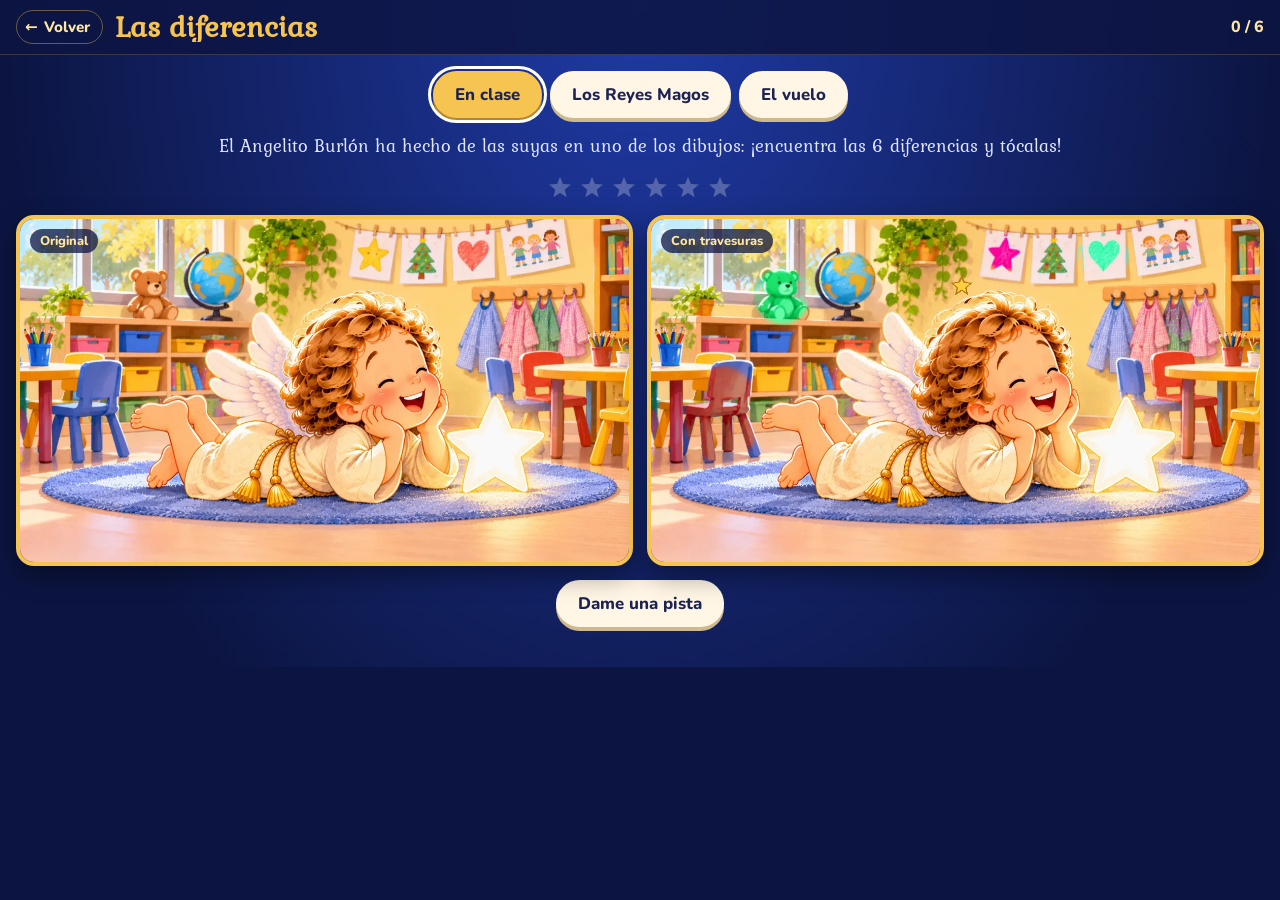
<file: juegos/diferencias.html>
<!doctype html>
<html lang="es">
<head>
<meta charset="utf-8">
<meta name="viewport" content="width=device-width,initial-scale=1,viewport-fit=cover">
<meta name="robots" content="noindex">
<title>Las diferencias · Angelito Burlón</title>
<meta name="description" content="El Angelito Burlón ha hecho travesuras en las escenas del cuento: encuentra las 6 diferencias.">
<link rel="icon" href="../favicon.ico">
<link rel="preconnect" href="https://fonts.googleapis.com"><link rel="preconnect" href="https://fonts.gstatic.com" crossorigin>
<link rel="stylesheet" href="https://fonts.googleapis.com/css2?family=Mountains+of+Christmas:wght@700&family=Kurale&family=Nunito:wght@400;800&display=swap">
<link rel="stylesheet" href="juegos.css">
<style>
body{background:radial-gradient(ellipse at 50% 0%,#1f3aa6 0%,var(--noche) 70%) fixed}
main{max-width:1400px;margin:0 auto;padding:16px max(16px,env(safe-area-inset-left)) 40px;display:grid;gap:14px;justify-items:center}
.estado{font-family:var(--f-cuento);font-size:1.15rem;color:#dfe5ff;text-align:center;min-height:1.6em;margin:0}
.par{display:grid;grid-template-columns:1fr 1fr;gap:14px;width:100%}
@media (max-width:800px),(orientation:portrait){.par{grid-template-columns:1fr;max-width:640px}}
.foto{position:relative;border-radius:18px;overflow:hidden;border:4px solid var(--oro);box-shadow:0 10px 26px rgba(0,0,0,.4);cursor:pointer;touch-action:manipulation}
.foto img{width:100%;display:block;pointer-events:none;user-select:none}
.foto .etq{position:absolute;left:10px;top:10px;padding:3px 10px;border-radius:999px;background:rgba(12,21,66,.75);color:var(--oro-claro);font-weight:800;font-size:.8rem}
.marca-dif{position:absolute;border:4px solid #7be3a3;border-radius:50%;transform:translate(-50%,-50%);box-shadow:0 0 0 3px rgba(255,255,255,.7),0 0 18px rgba(123,227,163,.9);pointer-events:none;animation:aparece .4s cubic-bezier(.3,1.6,.5,1)}
.marca-dif.pista{border-color:var(--oro);border-style:dashed;animation:late 1s 3}
.fallo{position:absolute;color:#ff6b6b;font-weight:800;font-size:28px;transform:translate(-50%,-50%);pointer-events:none;animation:fuera .8s forwards}
@keyframes aparece{from{transform:translate(-50%,-50%) scale(.2)}}
@keyframes late{50%{transform:translate(-50%,-50%) scale(1.2)}}
@keyframes fuera{to{opacity:0;transform:translate(-50%,-90%)}}
.contador{display:flex;gap:6px}
.contador span{width:26px;height:26px;color:rgba(255,255,255,.25)}
.contador span.si{color:var(--oro)}
</style>
</head>
<body>
<header class="barra">
  <a class="volver" href="../index.html#juego" aria-label="Volver a la web"><span aria-hidden="true">←</span> Volver</a>
  <h1>Las diferencias</h1>
  <span class="marca" id="marca"></span>
</header>
<main>
  <div class="niveles" role="group" aria-label="Escena">
    <button class="btn" data-nivel="clase" type="button">En clase</button>
    <button class="btn sec" data-nivel="reyes" type="button">Los Reyes Magos</button>
    <button class="btn sec" data-nivel="vuelo" type="button">El vuelo</button>
  </div>
  <p class="estado" id="estado" aria-live="polite">El Angelito Burlón ha hecho de las suyas en el dibujo de abajo: ¡encuentra las 6 diferencias y tócalas!</p>
  <div class="contador" id="contador" aria-hidden="true"></div>
  <div class="par">
    <div class="foto" id="fa"><img id="ia" alt="Escena original"><span class="etq">Original</span></div>
    <div class="foto" id="fb"><img id="ib" alt="Escena con travesuras del angelito"><span class="etq">Con travesuras</span></div>
  </div>
  <button class="btn sec" id="pista" type="button">Dame una pista</button>
</main>
<div class="panel" id="final" hidden>
  <div class="caja">
    <img class="angel" src="../img/personaje/angelito-risa.webp" alt="">
    <h2>¡Las has encontrado todas!</h2>
    <p id="textoFinal"></p>
    <div class="niveles"><button class="btn" id="otraVez" type="button">Otra escena</button><a class="btn sec" href="../index.html#juego" style="text-decoration:none">Otros juegos</a></div>
  </div>
</div>
<script src="comun.js"></script>
<script>
(()=>{
// zonas: [x % del ancho, y % del alto, radio % del ancho] · generadas con fuentes/diferencias.py
const ESC={"clase":{"alto":675,"zonas":[[74.17,10.67,4.0],[21.5,22.22,4.58],[51.0,19.56,2.33],[11.67,57.04,7.92],[58.0,9.78,3.0],[86.33,29.63,4.58]]},"reyes":{"alto":676,"zonas":[[39.17,31.36,3.5],[57.5,58.43,6.25],[58.33,17.75,2.33],[76.33,40.68,3.0],[88.5,93.49,6.25],[45.42,68.79,2.5]]},"vuelo":{"alto":676,"zonas":[[25.0,48.82,2.5],[50.83,22.19,2.33],[12.92,11.83,2.33],[74.75,6.66,2.5],[82.08,14.05,2.33],[90.0,30.33,3.75]]}};
const ORDEN=['clase','reyes','vuelo'];
const fa=document.getElementById('fa'),fb=document.getElementById('fb'),est=document.getElementById('estado'),marca=document.getElementById('marca'),cont=document.getElementById('contador');
let clave,hechas,fallos,pistas;
function empieza(k){clave=k;hechas=new Set();fallos=0;pistas=0;document.getElementById('final').hidden=true;
  document.getElementById('ia').src=`../img/juegos/dif-${k}-a.webp`;document.getElementById('ib').src=`../img/juegos/dif-${k}-b.webp`;
  document.querySelectorAll('.marca-dif').forEach(m=>m.remove());pinta();est.textContent='El Angelito Burlón ha hecho de las suyas en uno de los dibujos: ¡encuentra las 6 diferencias y tócalas!'}
function pinta(){const z=ESC[clave].zonas.length;marca.textContent=`${hechas.size} / ${z}`;cont.innerHTML=ESC[clave].zonas.map((_,i)=>`<span class="${i<hechas.size?'si':''}">${AB.ESTRELLA}</span>`).join('')}
function circulo(i,pista){const [x,y,r]=ESC[clave].zonas[i];[fa,fb].forEach(f=>{const m=document.createElement('span');m.className='marca-dif'+(pista?' pista':'');m.dataset.i=i;
  const d=Math.max(r,3.2)*2.4;m.style.cssText=`left:${x}%;top:${y}%;width:${d}%;aspect-ratio:1`;f.appendChild(m);if(pista)setTimeout(()=>m.remove(),3200)})}
function toca(e,f){const r=f.getBoundingClientRect(),px=(e.clientX-r.left)/r.width*100,py=(e.clientY-r.top)/r.height*100;const al=ESC[clave].alto/1200;
  let mejor=-1,dm=1e9;ESC[clave].zonas.forEach(([x,y,rr],i)=>{if(hechas.has(i))return;const dx=px-x,dy=(py-y)*al,d=Math.hypot(dx,dy);if(d<Math.max(rr,3.2)*1.25&&d<dm){dm=d;mejor=i}});
  if(mejor>=0){hechas.add(mejor);circulo(mejor);AB.bien();pinta();
    const total=ESC[clave].zonas.length;est.textContent=hechas.size<total?`¡Bien visto! Te quedan ${total-hechas.size}.`:'';
    if(hechas.size===total){const sig=ORDEN[(ORDEN.indexOf(clave)+1)%ORDEN.length];document.getElementById('otraVez').dataset.sig=sig;
      setTimeout(()=>AB.fin(fallos+pistas===0?'¡Sin fallos y sin pistas! Ojo de águila.':`Con ${fallos} toque${fallos===1?'':'s'} de más y ${pistas} pista${pistas===1?'':'s'}. ¡Muy bien!`),700)}}
  else{fallos++;const m=document.createElement('span');m.className='fallo';m.textContent='✕';m.style.cssText=`left:${px}%;top:${py}%`;f.appendChild(m);setTimeout(()=>m.remove(),800);AB.nota(200,.12,0,'sine',.06)}}
[fa,fb].forEach(f=>f.addEventListener('pointerdown',e=>toca(e,f)));
document.getElementById('pista').addEventListener('click',()=>{const q=ESC[clave].zonas.map((_,i)=>i).filter(i=>!hechas.has(i));if(!q.length)return;pistas++;circulo(q[Math.floor(Math.random()*q.length)],true);est.textContent='Mira dentro del círculo amarillo…'});
let nivel=AB.niveles('angelito-dif-n','clase',empieza);
document.getElementById('otraVez').addEventListener('click',e=>{const s=e.currentTarget.dataset.sig||clave;document.querySelector(`[data-nivel="${s}"]`).click()});
empieza(nivel);
})();
</script>
</body>
</html>
</file>
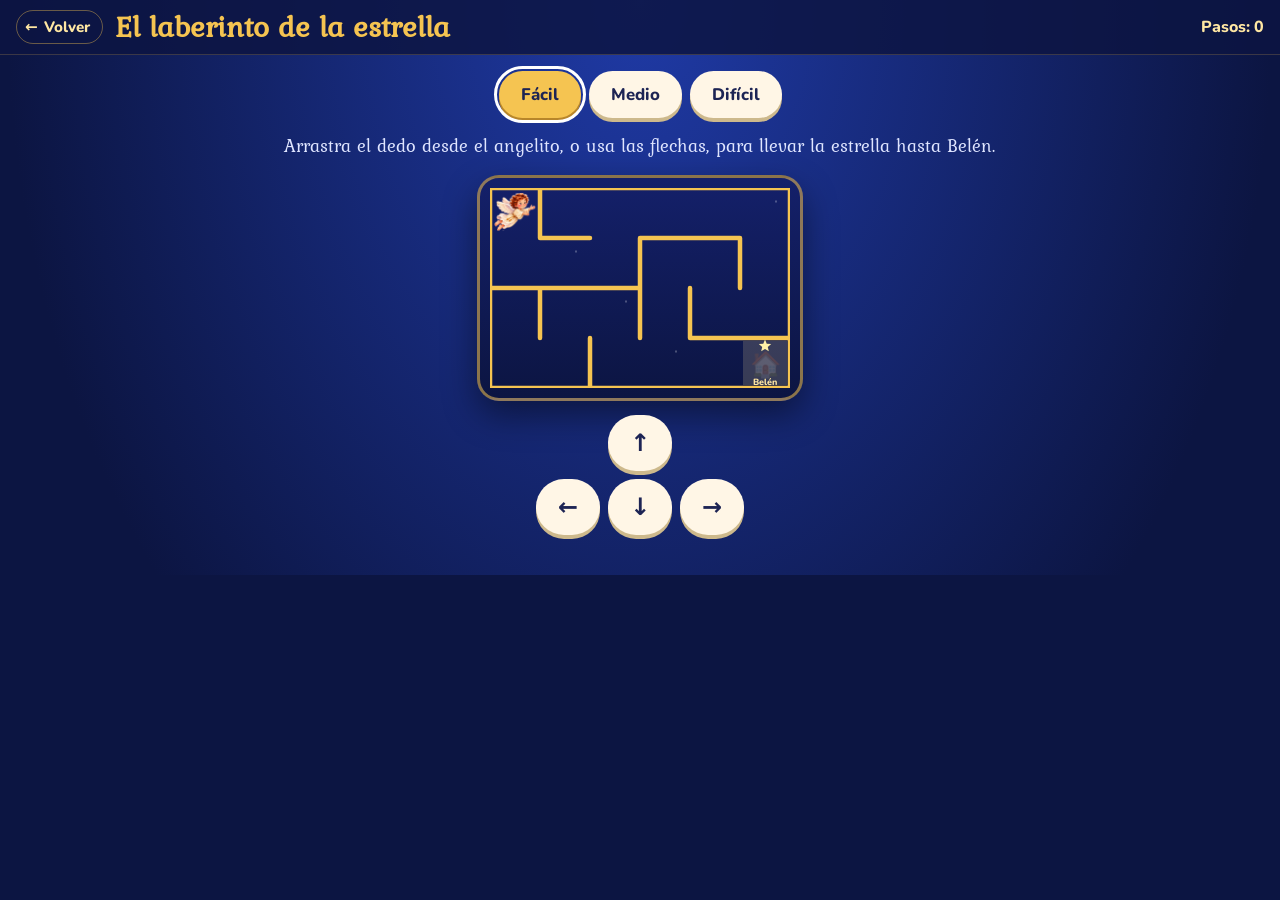
<file: juegos/laberinto.html>
<!doctype html>
<html lang="es">
<head>
<meta charset="utf-8">
<meta name="viewport" content="width=device-width,initial-scale=1,viewport-fit=cover">
<meta name="robots" content="noindex">
<title>El laberinto de la estrella · Angelito Burlón</title>
<meta name="description" content="Guía al angelito y su estrella por el laberinto hasta Belén.">
<link rel="icon" href="../favicon.ico">
<link rel="preconnect" href="https://fonts.googleapis.com"><link rel="preconnect" href="https://fonts.gstatic.com" crossorigin>
<link rel="stylesheet" href="https://fonts.googleapis.com/css2?family=Mountains+of+Christmas:wght@700&family=Kurale&family=Nunito:wght@400;800&display=swap">
<link rel="stylesheet" href="juegos.css">
<style>
body{background:radial-gradient(ellipse at 50% 0%,#1f3aa6 0%,var(--noche) 70%) fixed}
main{max-width:900px;margin:0 auto;padding:16px max(16px,env(safe-area-inset-left)) 40px;display:grid;gap:14px;justify-items:center}
.estado{font-family:var(--f-cuento);font-size:1.15rem;color:#dfe5ff;text-align:center;min-height:1.6em;margin:0}
.caja-lab{width:fit-content;max-width:100%;border-radius:22px;padding:10px;background:linear-gradient(180deg,#14206a,#0c1542);border:3px solid rgba(245,196,81,.55);box-shadow:0 14px 34px rgba(0,0,0,.45)}
canvas{display:block;width:100%;height:auto;touch-action:none}
.cruceta{display:grid;grid-template-columns:repeat(3,64px);grid-template-rows:repeat(2,56px);gap:8px}
.cruceta .btn{padding:0;font-size:1.5rem}
.cruceta [data-d="arriba"]{grid-column:2}
.cruceta [data-d="izq"]{grid-column:1;grid-row:2}
.cruceta [data-d="abajo"]{grid-column:2;grid-row:2}
.cruceta [data-d="der"]{grid-column:3;grid-row:2}
</style>
</head>
<body>
<header class="barra">
  <a class="volver" href="../index.html#juego" aria-label="Volver a la web"><span aria-hidden="true">←</span> Volver</a>
  <h1>El laberinto de la estrella</h1>
  <span class="marca" id="marca"></span>
</header>
<main>
  <div class="niveles" role="group" aria-label="Tamaño">
    <button class="btn" data-nivel="facil" type="button">Fácil</button>
    <button class="btn sec" data-nivel="medio" type="button">Medio</button>
    <button class="btn sec" data-nivel="dificil" type="button">Difícil</button>
  </div>
  <p class="estado" id="estado" aria-live="polite">Arrastra el dedo desde el angelito, o usa las flechas, para llevar la estrella hasta Belén.</p>
  <div class="caja-lab"><canvas id="lab" aria-label="Laberinto"></canvas></div>
  <div class="cruceta" role="group" aria-label="Flechas">
    <button class="btn sec" data-d="arriba" type="button" aria-label="Arriba">↑</button>
    <button class="btn sec" data-d="izq" type="button" aria-label="Izquierda">←</button>
    <button class="btn sec" data-d="abajo" type="button" aria-label="Abajo">↓</button>
    <button class="btn sec" data-d="der" type="button" aria-label="Derecha">→</button>
  </div>
</main>
<div class="panel" id="final" hidden>
  <div class="caja">
    <img class="angel" src="../img/personaje/angelito-vuela.webp" alt="">
    <h2>¡Habéis llegado a Belén!</h2>
    <p id="textoFinal"></p>
    <div class="niveles"><button class="btn" id="otraVez" type="button">Otro laberinto</button><a class="btn sec" href="../index.html#juego" style="text-decoration:none">Otros juegos</a></div>
  </div>
</div>
<script src="comun.js"></script>
<script>
(()=>{
const TAM={facil:[6,4],medio:[9,6],dificil:[13,9]};
const cv=document.getElementById('lab'),cx=cv.getContext('2d'),est=document.getElementById('estado'),marca=document.getElementById('marca');
const angel=new Image();angel.src='../img/personaje/angelito-vuela.webp';angel.onload=()=>dibuja();
let C,F,cel,muros,pos,camino,pasos,nivel,ganado;
const DIR={arriba:[0,-1,0],der:[1,0,1],abajo:[0,1,2],izq:[-1,0,3]};
function tamCel(){const ancho=Math.min(820,cv.parentElement.clientWidth-20),alto=Math.max(220,innerHeight-(innerWidth>700?300:380));return Math.max(22,Math.floor(Math.min(ancho/C,alto/F)))}
function genera(){muros=[];for(let i=0;i<C*F;i++)muros.push([1,1,1,1]);// arriba, der, abajo, izq
  const visto=new Uint8Array(C*F),pila=[0];visto[0]=1;
  while(pila.length){const c=pila[pila.length-1],x=c%C,y=(c-x)/C;
    const op=AB.baraja(Object.values(DIR).filter(([dx,dy])=>{const nx=x+dx,ny=y+dy;return nx>=0&&ny>=0&&nx<C&&ny<F&&!visto[ny*C+nx]}));
    if(!op.length){pila.pop();continue}const [dx,dy,k]=op[0],n=(y+dy)*C+x+dx;muros[c][k]=0;muros[n][(k+2)%4]=0;visto[n]=1;pila.push(n)}}
function empieza(nv){nivel=nv;[C,F]=TAM[nv];document.getElementById('final').hidden=true;ganado=false;
  cel=tamCel();
  const dpr=Math.min(2,window.devicePixelRatio||1);cv.width=C*cel*dpr;cv.height=F*cel*dpr;cx.setTransform(dpr,0,0,dpr,0,0);
  genera();pos=[0,0];camino=[[0,0]];pasos=0;marca.textContent='Pasos: 0';dibuja()}
function estrella(x,y,r,c){cx.beginPath();for(let i=0;i<10;i++){const a=i*Math.PI/5-Math.PI/2,rr=i%2?r*.45:r;cx.lineTo(x+rr*Math.cos(a),y+rr*Math.sin(a))}cx.closePath();cx.fillStyle=c;cx.fill()}
function dibuja(){if(!C)return;const w=C*cel,h=F*cel;cx.clearRect(0,0,w,h);
  // estrellitas de fondo
  cx.fillStyle='rgba(255,255,255,.25)';for(let i=0;i<C*F;i++){const x=i%C,y=(i-x)/C;if((x*7+y*13)%5===0)cx.fillRect(x*cel+cel*.7,y*cel+cel*.25,2,2)}
  // estela
  cx.strokeStyle='rgba(245,196,81,.55)';cx.lineWidth=Math.max(3,cel*.14);cx.lineCap='round';cx.lineJoin='round';cx.beginPath();
  camino.forEach(([x,y],i)=>{const px=x*cel+cel/2,py=y*cel+cel/2;i?cx.lineTo(px,py):cx.moveTo(px,py)});cx.stroke();
  // muros
  cx.strokeStyle='#f5c451';cx.lineWidth=Math.max(3,cel*.09);cx.beginPath();
  muros.forEach((m,i)=>{const x=(i%C)*cel,y=Math.floor(i/C)*cel;if(m[0]){cx.moveTo(x,y);cx.lineTo(x+cel,y)}if(m[1]){cx.moveTo(x+cel,y);cx.lineTo(x+cel,y+cel)}if(m[2]){cx.moveTo(x,y+cel);cx.lineTo(x+cel,y+cel)}if(m[3]){cx.moveTo(x,y);cx.lineTo(x,y+cel)}});cx.stroke();
  // Belén
  const bx=(C-1)*cel,by=(F-1)*cel;cx.fillStyle='rgba(255,231,163,.18)';cx.fillRect(bx+3,by+3,cel-6,cel-6);
  cx.font=`${Math.floor(cel*.5)}px serif`;cx.textAlign='center';cx.textBaseline='middle';cx.fillText('🏠',bx+cel/2,by+cel*.56);estrella(bx+cel/2,by+cel*.16,cel*.13,'#fff1a8');
  cx.fillStyle='#ffe7a3';cx.font=`800 ${Math.max(9,Math.floor(cel*.16))}px Nunito,sans-serif`;cx.fillText('Belén',bx+cel/2,by+cel*.9);
  // angelito
  const [x,y]=pos,ax=x*cel+cel*.08,ay=y*cel+cel*.1,s=cel*.84;
  if(angel.complete&&angel.naturalWidth)cx.drawImage(angel,ax,ay,s,s*angel.naturalHeight/angel.naturalWidth);else estrella(x*cel+cel/2,y*cel+cel/2,cel*.3,'#f5c451')}
function mueve(d){if(ganado)return false;const [dx,dy,k]=DIR[d],c=pos[1]*C+pos[0];if(muros[c][k]){AB.nota(160,.08,0,'sine',.05);return false}
  pos=[pos[0]+dx,pos[1]+dy];const pen=camino[camino.length-2];
  if(pen&&pen[0]===pos[0]&&pen[1]===pos[1])camino.pop();else camino.push(pos.slice());
  pasos++;marca.textContent=`Pasos: ${pasos}`;AB.nota(600+((pos[0]+pos[1])%6)*60,.07,0,'triangle',.05);dibuja();
  if(pos[0]===C-1&&pos[1]===F-1){ganado=true;setTimeout(()=>AB.fin(`La estrella ha llegado al portal en ${pasos} pasos. ¡Los Reyes Magos ya pueden encontrar a Jesús!`),300)}return true}
document.querySelectorAll('.cruceta [data-d]').forEach(b=>b.addEventListener('click',()=>mueve(b.dataset.d)));
addEventListener('keydown',e=>{const m={ArrowUp:'arriba',ArrowDown:'abajo',ArrowLeft:'izq',ArrowRight:'der'}[e.key];if(m){e.preventDefault();mueve(m)}});
let arrastra=false;
function celda(e){const r=cv.getBoundingClientRect();return[Math.floor((e.clientX-r.left)/r.width*C),Math.floor((e.clientY-r.top)/r.height*F)]}
cv.addEventListener('pointerdown',e=>{arrastra=true;cv.setPointerCapture(e.pointerId);sigue(e)});
cv.addEventListener('pointermove',e=>{if(arrastra)sigue(e)});
cv.addEventListener('pointerup',()=>arrastra=false);cv.addEventListener('pointercancel',()=>arrastra=false);
function sigue(e){const [x,y]=celda(e);let g=0;
  while((x!==pos[0]||y!==pos[1])&&g++<4){const dx=x-pos[0],dy=y-pos[1];
    const pref=Math.abs(dx)>=Math.abs(dy)?[dx>0?'der':'izq',dy>0?'abajo':(dy<0?'arriba':null)]:[dy>0?'abajo':'arriba',dx>0?'der':(dx<0?'izq':null)];
    if(!(pref[0]&&mueve(pref[0]))&&!(pref[1]&&mueve(pref[1])))break}}
addEventListener('resize',()=>{const nc=tamCel();if(nc===cel)return;cel=nc;const dpr=Math.min(2,window.devicePixelRatio||1);cv.width=C*cel*dpr;cv.height=F*cel*dpr;cx.setTransform(dpr,0,0,dpr,0,0);dibuja()});
document.getElementById('otraVez').addEventListener('click',()=>empieza(nivel));
empieza(AB.niveles('angelito-laberinto-n','facil',empieza));
})();
</script>
</body>
</html>
</file>
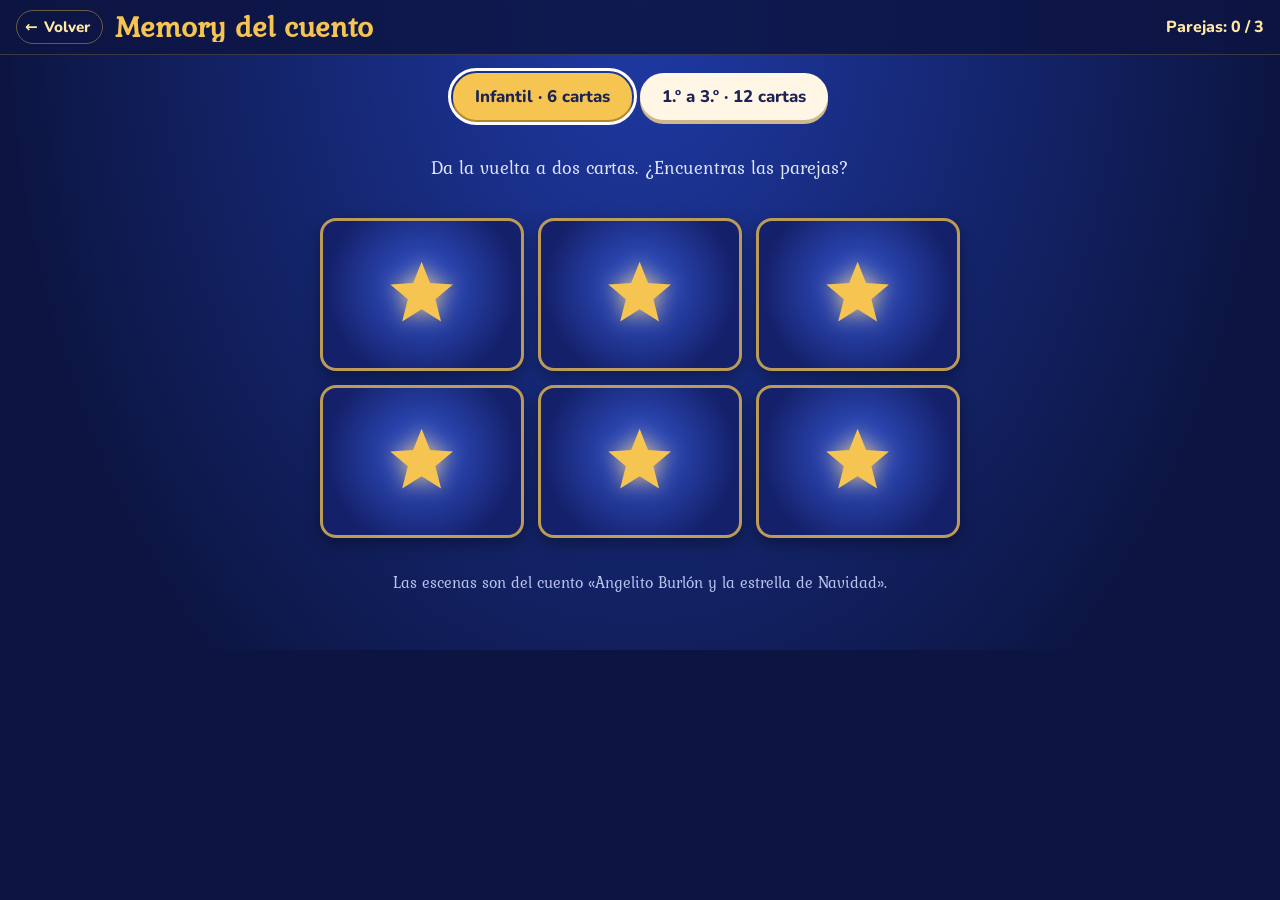
<file: juegos/memory.html>
<!doctype html>
<html lang="es">
<head>
<meta charset="utf-8">
<meta name="viewport" content="width=device-width,initial-scale=1,viewport-fit=cover">
<meta name="robots" content="noindex">
<title>Memory del cuento · Angelito Burlón</title>
<meta name="description" content="Juego de parejas con las escenas del cuento Angelito Burlón y la estrella de Navidad.">
<link rel="icon" href="../favicon.ico">
<link rel="preconnect" href="https://fonts.googleapis.com"><link rel="preconnect" href="https://fonts.gstatic.com" crossorigin>
<link rel="stylesheet" href="https://fonts.googleapis.com/css2?family=Mountains+of+Christmas:wght@700&family=Kurale&family=Nunito:wght@400;800&display=swap">
<link rel="stylesheet" href="juegos.css">
<style>
body{background:radial-gradient(ellipse at 50% 0%,#1f3aa6 0%,var(--noche) 70%) fixed}
main{max-width:980px;margin:0 auto;padding:18px max(16px,env(safe-area-inset-left)) 40px;display:grid;gap:16px;justify-items:center}
.estado{font-family:var(--f-cuento);font-size:1.15rem;color:#dfe5ff;text-align:center;min-height:1.6em}
.tablero{display:grid;gap:clamp(8px,1.6vw,14px);width:100%;perspective:1000px}
.tablero.n6{grid-template-columns:repeat(3,1fr);max-width:640px}
.tablero.n12{grid-template-columns:repeat(4,1fr)}
@media (max-width:560px){.tablero.n12{grid-template-columns:repeat(3,1fr)}}
.carta{position:relative;aspect-ratio:4/3;border:0;padding:0;background:none;border-radius:16px;transform-style:preserve-3d;transition:transform .5s cubic-bezier(.3,1.4,.5,1)}
.carta.vuelta,.carta.hecha{transform:rotateY(180deg)}
.carta .cara{position:absolute;inset:0;border-radius:16px;backface-visibility:hidden;-webkit-backface-visibility:hidden;overflow:hidden;box-shadow:0 6px 16px rgba(0,0,0,.35)}
.carta .dorso{background:radial-gradient(circle at 50% 45%,#3558d4,#14206a 75%);border:3px solid rgba(245,196,81,.75);display:grid;place-items:center}
.carta .dorso svg{width:38%;color:var(--oro);filter:drop-shadow(0 0 10px rgba(255,214,120,.8))}
.carta .frente{transform:rotateY(180deg);background:var(--papel);border:3px solid var(--oro)}
.carta .frente img{width:100%;height:100%;object-fit:cover}
.carta.hecha .frente{border-color:#fff;box-shadow:0 0 0 3px var(--oro),0 0 26px rgba(255,214,120,.8)}
.carta:not(.vuelta):not(.hecha):hover .dorso{border-color:#fff}
.pie{font-family:var(--f-cuento);color:#b9c3ee;text-align:center;max-width:600px}
</style>
</head>
<body>
<header class="barra">
  <a class="volver" href="../index.html#juego" aria-label="Volver a la web"><span aria-hidden="true">←</span> Volver</a>
  <h1>Memory del cuento</h1>
  <span class="marca" id="marca">Parejas: 0</span>
</header>
<main>
  <div class="niveles" role="group" aria-label="Nivel">
    <button class="btn" data-n="6" type="button">Infantil · 6 cartas</button>
    <button class="btn sec" data-n="12" type="button">1.º a 3.º · 12 cartas</button>
  </div>
  <p class="estado" id="estado" aria-live="polite">Da la vuelta a dos cartas. ¿Encuentras las parejas?</p>
  <div class="tablero" id="tablero"></div>
  <p class="pie">Las escenas son del cuento «Angelito Burlón y la estrella de Navidad».</p>
</main>

<div class="panel" id="final" hidden>
  <div class="caja">
    <img class="angel" src="../img/personaje/angelito-risa.webp" alt="">
    <h2>¡Lo has conseguido!</h2>
    <p id="textoFinal"></p>
    <div class="niveles">
      <button class="btn" id="otraVez" type="button">Jugar otra vez</button>
      <a class="btn sec" href="../index.html#juego" style="text-decoration:none">Otros juegos</a>
    </div>
  </div>
</div>

<script>
(()=>{
const guarda={get(k,d){try{const v=localStorage.getItem(k);return v===null?d:JSON.parse(v)}catch(e){return d}},set(k,v){try{localStorage.setItem(k,JSON.stringify(v))}catch(e){}}};
const ESCENAS=[
  {img:'escena01',txt:'El ángel mayor lee la lista de tareas'},
  {img:'escena02',txt:'El angelito aprende a volar'},
  {img:'escena03',txt:'Dios le da la estrella para que la cuide'},
  {img:'escena04',txt:'El angelito cuida la estrella'},
  {img:'escena05',txt:'¡Esta noche nace Jesús!'},
  {img:'escena06',txt:'Un caminito de luz'},
  {img:'escena07',txt:'Los Reyes Magos siguen la estrella'},
  {img:'escena08',txt:'Llegan al portal de Belén'},
  {img:'escena10a',txt:'El angelito se esconde en clase'}];
const tab=document.getElementById('tablero'),est=document.getElementById('estado'),marca=document.getElementById('marca');
let n=guarda.get('angelito-memory-n',6),abiertas=[],parejas=0,intentos=0,bloqueo=false;
const ESTRELLA='<svg viewBox="0 0 24 24" fill="currentColor" aria-hidden="true"><path d="M12 1.5l2.7 6.8 7.3.5-5.6 4.7 1.8 7.1L12 16.7l-6.2 3.9 1.8-7.1L2 8.8l7.3-.5z"/></svg>';
let ac=null;function nota(f,d=.2,c=0){try{ac=ac||new (window.AudioContext||window.webkitAudioContext)();const t=ac.currentTime+c,o=ac.createOscillator(),g=ac.createGain();o.type='triangle';o.frequency.value=f;g.gain.setValueAtTime(0,t);g.gain.linearRampToValueAtTime(.09,t+.01);g.gain.exponentialRampToValueAtTime(.0001,t+d);o.connect(g).connect(ac.destination);o.start(t);o.stop(t+d+.05)}catch(e){}}
const baraja=a=>{for(let i=a.length-1;i>0;i--){const j=Math.floor(Math.random()*(i+1));[a[i],a[j]]=[a[j],a[i]]}return a};

function reparte(){parejas=0;intentos=0;abiertas=[];bloqueo=false;document.getElementById('final').hidden=true;
  document.querySelectorAll('[data-n]').forEach(b=>{const si=+b.dataset.n===n;b.classList.toggle('sec',!si);b.setAttribute('aria-pressed',si)});
  const elegidas=baraja(ESCENAS.slice()).slice(0,n/2),cartas=baraja([...elegidas,...elegidas]);
  tab.className='tablero n'+n;tab.innerHTML='';
  cartas.forEach((e,i)=>{const b=document.createElement('button');b.type='button';b.className='carta';b.dataset.id=e.img;b.setAttribute('aria-label',`Carta ${i+1}, boca abajo`);
    b.innerHTML=`<span class="cara dorso">${ESTRELLA}</span><span class="cara frente"><img src="../img/escenas/${e.img}-800.webp" alt="${e.txt}" draggable="false"></span>`;
    b.addEventListener('click',()=>gira(b,e));tab.appendChild(b)});
  marca.textContent=`Parejas: 0 / ${n/2}`;est.textContent='Da la vuelta a dos cartas. ¿Encuentras las parejas?'}

function gira(b,e){if(bloqueo||b.classList.contains('vuelta')||b.classList.contains('hecha'))return;
  b.classList.add('vuelta');b.setAttribute('aria-label',e.txt);nota(520,.12);abiertas.push({b,e});
  if(abiertas.length<2)return;
  intentos++;const [x,y]=abiertas;abiertas=[];
  if(x.e.img===y.e.img){parejas++;setTimeout(()=>{x.b.classList.add('hecha');y.b.classList.add('hecha');[660,880,1100].forEach((f,i)=>nota(f,.25,i*.08))},350);
    est.textContent=`¡Pareja! ${e.txt}.`;marca.textContent=`Parejas: ${parejas} / ${n/2}`;
    if(parejas===n/2)setTimeout(fin,900)}
  else{bloqueo=true;est.textContent='¡Uy! Esas no son iguales. Fíjate bien…';setTimeout(()=>{x.b.classList.remove('vuelta');y.b.classList.remove('vuelta');x.b.setAttribute('aria-label','Carta boca abajo');y.b.setAttribute('aria-label','Carta boca abajo');bloqueo=false},1100)}}

function fin(){[523,659,784,1047].forEach((f,i)=>nota(f,.35,i*.14));
  document.getElementById('textoFinal').textContent=`Has encontrado las ${n/2} parejas en ${intentos} intentos. ¡Tienes una memoria de angelito!`;
  document.getElementById('final').hidden=false;document.getElementById('otraVez').focus()}

document.querySelectorAll('[data-n]').forEach(b=>b.addEventListener('click',()=>{n=+b.dataset.n;guarda.set('angelito-memory-n',n);reparte()}));
document.getElementById('otraVez').addEventListener('click',reparte);
reparte();
})();
</script>
</body>
</html>
</file>
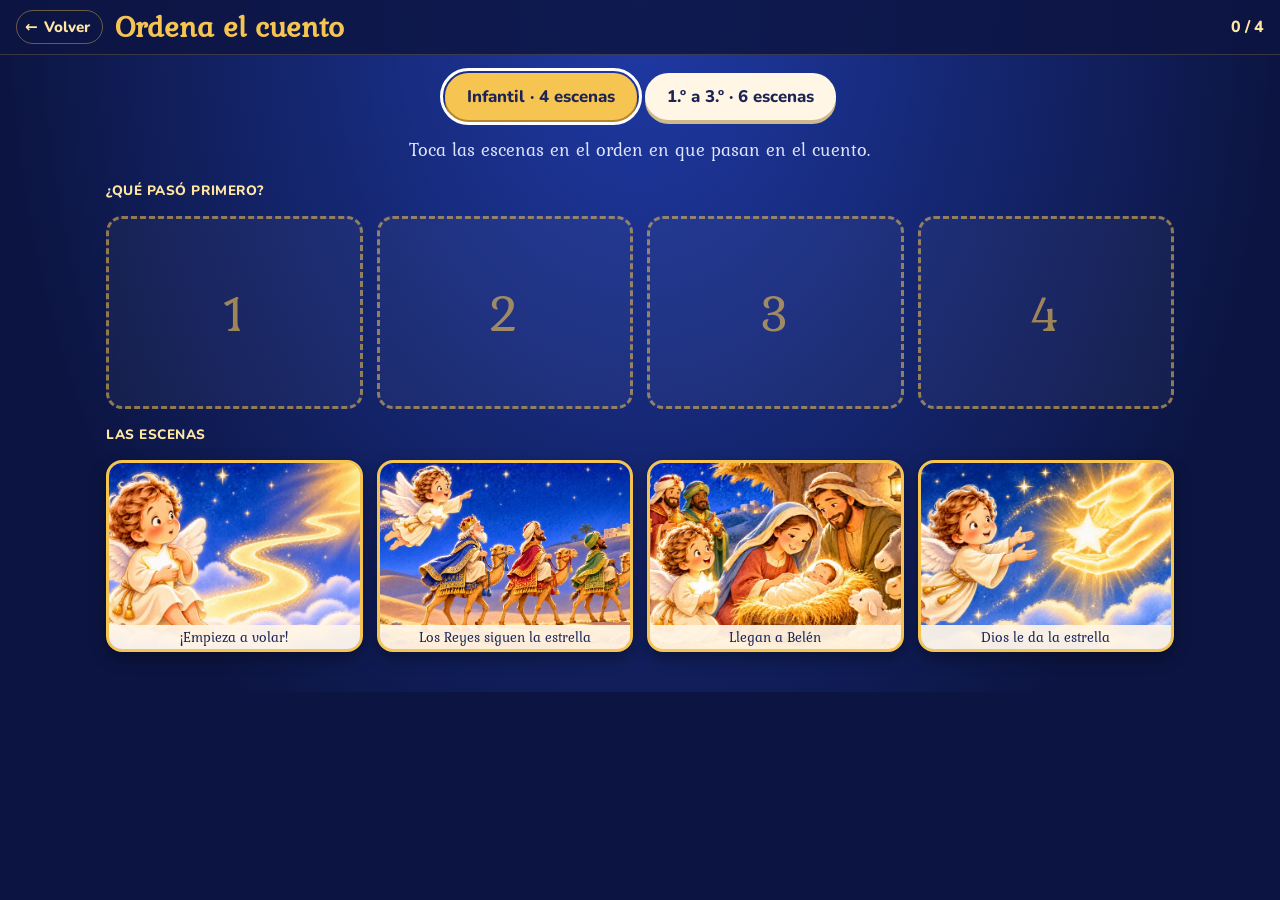
<file: juegos/ordena.html>
<!doctype html>
<html lang="es">
<head>
<meta charset="utf-8">
<meta name="viewport" content="width=device-width,initial-scale=1,viewport-fit=cover">
<meta name="robots" content="noindex">
<title>Ordena el cuento · Angelito Burlón</title>
<meta name="description" content="Pon en orden las escenas del cuento Angelito Burlón y la estrella de Navidad.">
<link rel="icon" href="../favicon.ico">
<link rel="preconnect" href="https://fonts.googleapis.com"><link rel="preconnect" href="https://fonts.gstatic.com" crossorigin>
<link rel="stylesheet" href="https://fonts.googleapis.com/css2?family=Mountains+of+Christmas:wght@700&family=Kurale&family=Nunito:wght@400;800&display=swap">
<link rel="stylesheet" href="juegos.css">
<style>
body{background:radial-gradient(ellipse at 50% 0%,#1f3aa6 0%,var(--noche) 70%) fixed}
main{max-width:1100px;margin:0 auto;padding:18px max(16px,env(safe-area-inset-left)) 40px;display:grid;gap:16px;justify-items:center}
.estado{font-family:var(--f-cuento);font-size:1.15rem;color:#dfe5ff;text-align:center;min-height:1.6em;margin:0}
.huecos,.bandeja{display:grid;gap:clamp(8px,1.4vw,14px);width:100%}
.huecos{grid-template-columns:repeat(var(--n),1fr)}
.bandeja{grid-template-columns:repeat(var(--n),1fr);min-height:60px}
@media (max-width:700px){.huecos,.bandeja{grid-template-columns:repeat(min(var(--n),3),1fr)}}
.hueco{position:relative;aspect-ratio:4/3;border-radius:16px;border:3px dashed rgba(245,196,81,.55);display:grid;place-items:center;background:rgba(255,255,255,.04)}
.hueco>.num{font-family:var(--f-titulo);font-size:clamp(2rem,5vw,3.2rem);color:rgba(245,196,81,.6)}
.hueco .carta{position:absolute;inset:0}
.carta{position:relative;border:3px solid var(--oro);border-radius:16px;padding:0;overflow:hidden;background:var(--papel);box-shadow:0 6px 16px rgba(0,0,0,.35);aspect-ratio:4/3;transition:transform .2s}
.carta img{width:100%;height:100%;object-fit:cover;pointer-events:none}
.carta:hover{transform:translateY(-3px)}
.carta.ok{border-color:#7be3a3;box-shadow:0 0 0 3px #7be3a3,0 0 22px rgba(123,227,163,.7)}
.carta.ko{animation:temblor .4s}
@keyframes temblor{25%{transform:translateX(-8px)}75%{transform:translateX(8px)}}
.carta .leyenda{position:absolute;left:0;right:0;bottom:0;padding:4px 6px;background:rgba(255,246,230,.92);color:var(--tinta);font-family:var(--f-cuento);font-size:clamp(.7rem,1.3vw,.9rem);line-height:1.15}
.etq{font-weight:800;color:var(--oro-claro);letter-spacing:.04em;text-transform:uppercase;font-size:.85rem;justify-self:start}
</style>
</head>
<body>
<header class="barra">
  <a class="volver" href="../index.html#juego" aria-label="Volver a la web"><span aria-hidden="true">←</span> Volver</a>
  <h1>Ordena el cuento</h1>
  <span class="marca" id="marca"></span>
</header>
<main>
  <div class="niveles" role="group" aria-label="Nivel">
    <button class="btn" data-nivel="4" type="button">Infantil · 4 escenas</button>
    <button class="btn sec" data-nivel="6" type="button">1.º a 3.º · 6 escenas</button>
  </div>
  <p class="estado" id="estado" aria-live="polite"></p>
  <span class="etq">¿Qué pasó primero?</span>
  <div class="huecos" id="huecos"></div>
  <span class="etq">Las escenas</span>
  <div class="bandeja" id="bandeja"></div>
</main>
<div class="panel" id="final" hidden>
  <div class="caja">
    <img class="angel" src="../img/personaje/angelito-risa.webp" alt="">
    <h2>¡Cuento ordenado!</h2>
    <p id="textoFinal"></p>
    <div class="niveles"><button class="btn" id="otraVez" type="button">Jugar otra vez</button><a class="btn sec" href="../index.html#juego" style="text-decoration:none">Otros juegos</a></div>
  </div>
</div>
<script src="comun.js"></script>
<script>
(()=>{
const TODAS={
  4:[['escena03','Dios le da la estrella'],['escena06','¡Empieza a volar!'],['escena07','Los Reyes siguen la estrella'],['escena08','Llegan a Belén']],
  6:[['escena02','Aprende a volar'],['escena03','Dios le da la estrella'],['escena05','¡Esta noche nace Jesús!'],['escena06','Un caminito de luz'],['escena07','Los Reyes siguen la estrella'],['escena08','Llegan a Belén']]};
const H=document.getElementById('huecos'),B=document.getElementById('bandeja'),est=document.getElementById('estado'),marca=document.getElementById('marca');
let n,escenas,colocadas,intentos;
function carta(e,i){const b=document.createElement('button');b.type='button';b.className='carta';b.dataset.i=i;
  b.innerHTML=`<img src="../img/escenas/${e[0]}-800.webp" alt="${e[1]}" draggable="false"><span class="leyenda">${e[1]}</span>`;
  b.addEventListener('click',()=>toca(b));return b}
function empieza(nv){n=+nv;escenas=TODAS[n];colocadas=Array(n).fill(null);intentos=0;document.getElementById('final').hidden=true;
  H.style.setProperty('--n',n);B.style.setProperty('--n',n);H.innerHTML='';B.innerHTML='';
  for(let i=0;i<n;i++){const d=document.createElement('div');d.className='hueco';d.innerHTML=`<span class="num">${i+1}</span>`;H.appendChild(d)}
  AB.baraja(escenas.map((e,i)=>[e,i])).forEach(([e,i])=>B.appendChild(carta(e,i)));
  est.textContent='Toca las escenas en el orden en que pasan en el cuento.';marca.textContent=`0 / ${n}`}
function toca(b){
  const enHueco=b.parentElement.classList.contains('hueco');
  if(enHueco){if(b.classList.contains('ok'))return;const k=[...H.children].indexOf(b.parentElement);colocadas[k]=null;B.appendChild(b);AB.nota(400,.1);return}
  const k=colocadas.indexOf(null);if(k<0)return;colocadas[k]=+b.dataset.i;H.children[k].appendChild(b);AB.nota(520,.12);
  if(!colocadas.includes(null))setTimeout(comprueba,350)}
function comprueba(){intentos++;let bien=0;
  [...H.children].forEach((h,k)=>{const c=h.querySelector('.carta');if(+c.dataset.i===k){c.classList.add('ok');bien++}else{c.classList.add('ko');setTimeout(()=>{c.classList.remove('ko');colocadas[k]=null;B.appendChild(c)},450)}});
  marca.textContent=`${bien} / ${n}`;
  if(bien===n){AB.fin(intentos===1?'¡A la primera! Te sabes el cuento de maravilla.':`Lo has conseguido en ${intentos} intentos. ¡Muy bien!`)}
  else{AB.mal();est.textContent=bien?`¡${bien} en su sitio! Las demás vuelven abajo: piensa qué pasó antes.`:'Uy, ninguna en su sitio. ¿Qué pasó al principio del cuento?'}}
document.getElementById('otraVez').addEventListener('click',()=>empieza(n));
empieza(AB.niveles('angelito-ordena-n','4',empieza));
})();
</script>
</body>
</html>
</file>
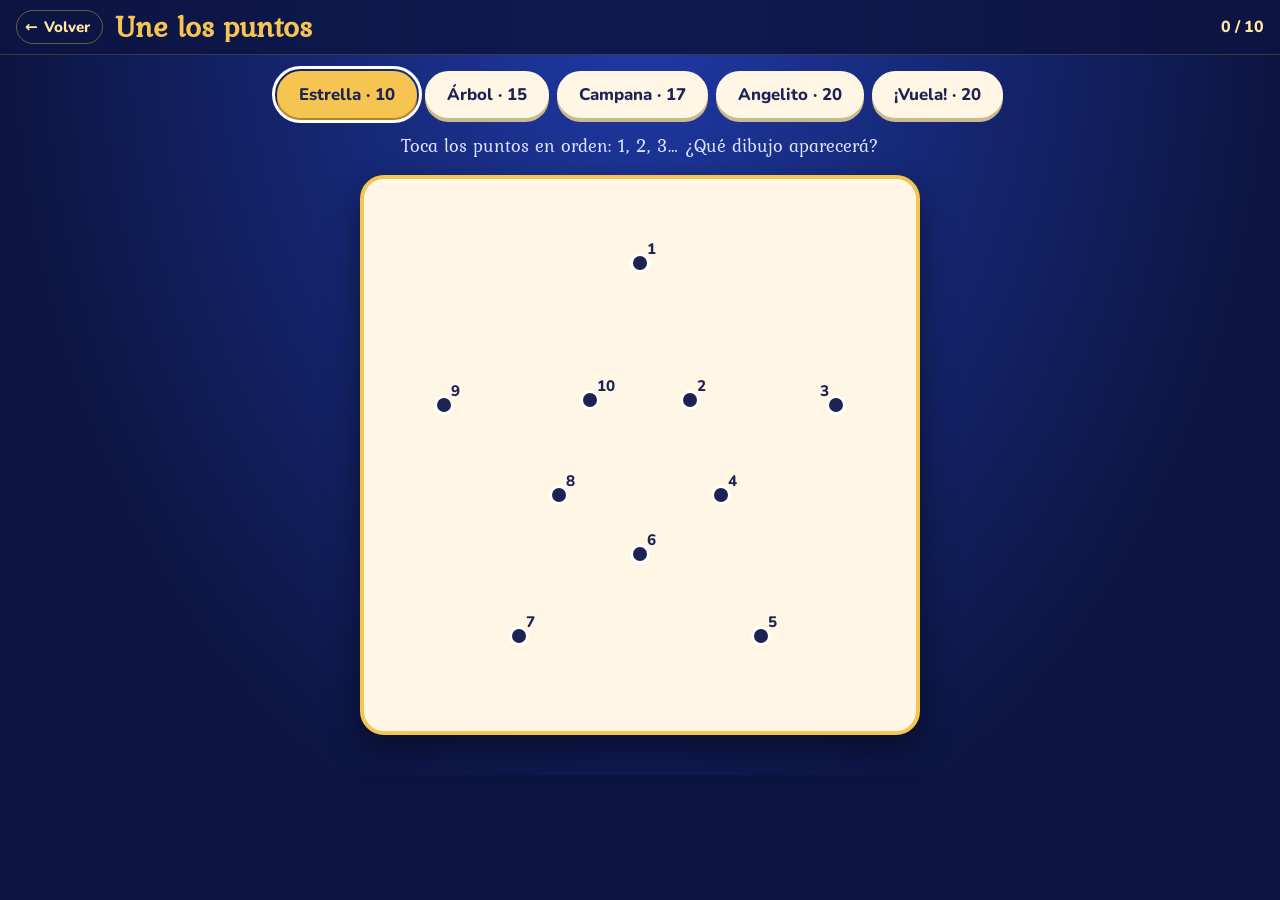
<file: juegos/puntos.html>
<!doctype html>
<html lang="es">
<head>
<meta charset="utf-8">
<meta name="viewport" content="width=device-width,initial-scale=1,viewport-fit=cover">
<meta name="robots" content="noindex">
<title>Une los puntos · Angelito Burlón</title>
<meta name="description" content="Une los puntos en orden y descubre el dibujo del Angelito Burlón.">
<link rel="icon" href="../favicon.ico">
<link rel="preconnect" href="https://fonts.googleapis.com"><link rel="preconnect" href="https://fonts.gstatic.com" crossorigin>
<link rel="stylesheet" href="https://fonts.googleapis.com/css2?family=Mountains+of+Christmas:wght@700&family=Kurale&family=Nunito:wght@400;800&display=swap">
<link rel="stylesheet" href="juegos.css">
<style>
body{background:radial-gradient(ellipse at 50% 0%,#1f3aa6 0%,var(--noche) 70%) fixed}
main{max-width:900px;margin:0 auto;padding:16px max(16px,env(safe-area-inset-left)) 40px;display:grid;gap:14px;justify-items:center}
.estado{font-family:var(--f-cuento);font-size:1.15rem;color:#dfe5ff;text-align:center;min-height:1.6em;margin:0}
.hoja{position:relative;width:min(100%,560px);background:var(--papel);border-radius:24px;box-shadow:0 14px 34px rgba(0,0,0,.45);border:4px solid var(--oro);padding:6%}
.lamina{position:relative;width:100%}
.lamina svg{position:absolute;inset:0;width:100%;height:100%;overflow:visible}
.dibujo{position:absolute;inset:0;width:100%;height:100%;object-fit:contain;opacity:0;transition:opacity 1.2s}
.lamina.hecho .dibujo{opacity:1}
.lamina.hecho .pt{opacity:0;transition:opacity .8s}
.pt{position:absolute;transform:translate(-50%,-50%);width:40px;height:40px;border:0;background:none;padding:0;display:grid;place-items:center;touch-action:manipulation}
.pt::before{content:"";width:14px;height:14px;border-radius:50%;background:var(--tinta);box-shadow:0 0 0 3px #fff}
.pt span{position:absolute;left:24px;top:-4px;font-weight:800;font-size:.95rem;color:var(--tinta);background:rgba(255,246,230,.85);border-radius:6px;padding:0 3px;pointer-events:none}
.pt.ya::before{background:var(--oro);box-shadow:0 0 0 3px #b07a12}
.pt.sig::before{animation:late 1s infinite}
.pt.ko::before{background:#e2445c}
@keyframes late{50%{transform:scale(1.6)}}
</style>
</head>
<body>
<header class="barra">
  <a class="volver" href="../index.html#juego" aria-label="Volver a la web"><span aria-hidden="true">←</span> Volver</a>
  <h1>Une los puntos</h1>
  <span class="marca" id="marca"></span>
</header>
<main>
  <div class="niveles" role="group" aria-label="Dibujo">
    <button class="btn" data-nivel="estrella" type="button">Estrella · 10</button>
    <button class="btn sec" data-nivel="arbol" type="button">Árbol · 15</button>
    <button class="btn sec" data-nivel="campana" type="button">Campana · 17</button>
    <button class="btn sec" data-nivel="pie" type="button">Angelito · 20</button>
    <button class="btn sec" data-nivel="vuela" type="button">¡Vuela! · 20</button>
  </div>
  <p class="estado" id="estado" aria-live="polite">Toca los puntos en orden: 1, 2, 3… ¿Qué dibujo aparecerá?</p>
  <div class="hoja"><div class="lamina" id="lamina"></div></div>
</main>
<div class="panel" id="final" hidden>
  <div class="caja">
    <img class="angel" src="../img/personaje/angelito-risa.webp" alt="">
    <h2 id="tituloFinal">¡Ya está!</h2>
    <p id="textoFinal"></p>
    <div class="niveles"><button class="btn" id="otraVez" type="button">Otro dibujo</button><a class="btn sec" href="../index.html#juego" style="text-decoration:none">Otros juegos</a></div>
  </div>
</div>
<script src="comun.js"></script>
<script>
(()=>{
const estrellaPts=[...Array(10)].map((_,i)=>{const a=-Math.PI/2+i*Math.PI/5,r=i%2?19:46;return[50+r*Math.cos(a),53+r*Math.sin(a)]});
const FIG={
  estrella:{nom:'¡La estrella del angelito!',asp:1,pts:estrellaPts,svg:`<path d="${'M'+estrellaPts.map(p=>p.join(' ')).join('L')}Z" fill="#f5c451" stroke="#b07a12" stroke-width="1.2" stroke-linejoin="round"/>`},
  arbol:{nom:'¡Un árbol de Navidad!',asp:1,pts:[[50,5],[64,25],[57,25],[72,45],[63,45],[80,68],[56,68],[56,84],[44,84],[44,68],[20,68],[37,45],[28,45],[43,25],[36,25]],
    svg:'<path d="M50 5L64 25H57L72 45H63L80 68H56V84H44V68H20L37 45H28L43 25H36Z" fill="#2f9e5b" stroke="#1d6b3c" stroke-width="1.2" stroke-linejoin="round"/><rect x="44" y="68" width="12" height="16" fill="#8a5a2b"/><circle cx="45" cy="38" r="2.5" fill="#e2445c"/><circle cx="58" cy="55" r="2.5" fill="#f5c451"/><circle cx="38" cy="60" r="2.5" fill="#3b82f6"/><circle cx="54" cy="30" r="2.5" fill="#ff9ec4"/>'},
  campana:{nom:'¡Una campana!',asp:1,pts:[[50,8],[58,14],[68,22],[72,38],[74,55],[80,68],[88,76],[60,76],[56,86],[44,86],[40,76],[12,76],[20,68],[26,55],[28,38],[32,22],[42,14]],
    svg:'<path d="M50 8L58 14L68 22L72 38L74 55L80 68L88 76H12L20 68L26 55L28 38L32 22L42 14Z" fill="#f5c451" stroke="#b07a12" stroke-width="1.2" stroke-linejoin="round"/><path d="M60 76L56 86H44L40 76Z" fill="#e0a92a" stroke="#b07a12" stroke-width="1.2"/>'},
  pie:{nom:'¡El Angelito Burlón!',asp:573/787,img:'../img/personaje/angelito-pie.webp',pts:[[49.9,2.4],[68.4,6.4],[78.4,19.1],[89.2,26.9],[93.7,37.2],[88.0,47.6],[96.3,58.7],[80.5,63.8],[70.2,68.0],[68.6,89.7],[49.9,98.2],[31.4,89.2],[30.0,67.6],[23.4,61.8],[8.7,57.4],[9.1,47.6],[3.5,36.7],[11.9,27.4],[19.5,17.3],[31.4,6.4]]},
  vuela:{nom:'¡El angelito volando!',asp:680/614,img:'../img/personaje/angelito-vuela.webp',pts:[[44.4,7.2],[57.6,1.3],[72.8,2.9],[81.8,16.1],[77.5,34.4],[86.5,46.3],[81.9,59.6],[67.4,64.5],[59.7,69.4],[53.7,77.5],[44.4,87.0],[31.3,90.7],[10.0,98.7],[0.0,81.9],[8.1,59.3],[16.5,46.3],[5.3,32.1],[13.8,21.5],[21.9,11.9],[37.2,21.7]]}
};
const L=document.getElementById('lamina'),est=document.getElementById('estado'),marca=document.getElementById('marca');
let clave,f,sig,fallos;
function empieza(k){clave=k;f=FIG[k];sig=0;fallos=0;document.getElementById('final').hidden=true;L.classList.remove('hecho');
  L.style.aspectRatio=f.asp;const dib=f.img?`<img class="dibujo" src="${f.img}" alt="">`:`<svg class="dibujo" viewBox="0 0 100 100" preserveAspectRatio="none">${f.svg}</svg>`;
  L.innerHTML=dib+`<svg viewBox="0 0 100 100" preserveAspectRatio="none"><polyline id="linea" fill="none" stroke="#1d2454" stroke-width="1" vector-effect="non-scaling-stroke" style="stroke-width:4px;stroke-linecap:round;stroke-linejoin:round"/></svg>`;
  f.pts.forEach(([x,y],i)=>{const b=document.createElement('button');b.type='button';b.className='pt';b.style.left=x+'%';b.style.top=y+'%';b.innerHTML=`<span>${i+1}</span>`;b.setAttribute('aria-label','Punto '+(i+1));
    if(x>85)b.querySelector('span').style.cssText='left:auto;right:24px';b.addEventListener('click',()=>toca(i,b));L.appendChild(b)});
  marca.textContent=`0 / ${f.pts.length}`;est.textContent='Toca los puntos en orden: 1, 2, 3… ¿Qué dibujo aparecerá?'}
function linea(){const p=f.pts.slice(0,sig);if(sig===f.pts.length)p.push(f.pts[0]);document.getElementById('linea').setAttribute('points',p.map(q=>q.join(',')).join(' '))}
function toca(i,b){if(i===sig){b.classList.add('ya');L.querySelectorAll('.sig').forEach(x=>x.classList.remove('sig'));sig++;linea();AB.nota(440*Math.pow(2,(sig%12)/12),.12);marca.textContent=`${sig} / ${f.pts.length}`;
    if(sig===f.pts.length){L.classList.add('hecho');AB.bien();est.textContent=f.nom;document.getElementById('tituloFinal').textContent=f.nom;setTimeout(()=>AB.fin(fallos?`Has unido los ${sig} puntos.`:`Has unido los ${sig} puntos sin equivocarte.`),1300)}
    else est.textContent=`¡Bien! Ahora busca el ${sig+1}.`}
  else if(!b.classList.contains('ya')){fallos++;b.classList.add('ko');setTimeout(()=>b.classList.remove('ko'),400);AB.nota(200,.12,0,'sine',.06);est.textContent=`Ese es el ${i+1}. Busca el ${sig+1}.`;
    if(fallos%2===0)L.querySelectorAll('.pt')[sig].classList.add('sig')}}
document.getElementById('otraVez').addEventListener('click',()=>{const ks=Object.keys(FIG);document.querySelector(`[data-nivel="${ks[(ks.indexOf(clave)+1)%ks.length]}"]`).click()});
empieza(AB.niveles('angelito-puntos-n','estrella',empieza));
})();
</script>
</body>
</html>
</file>
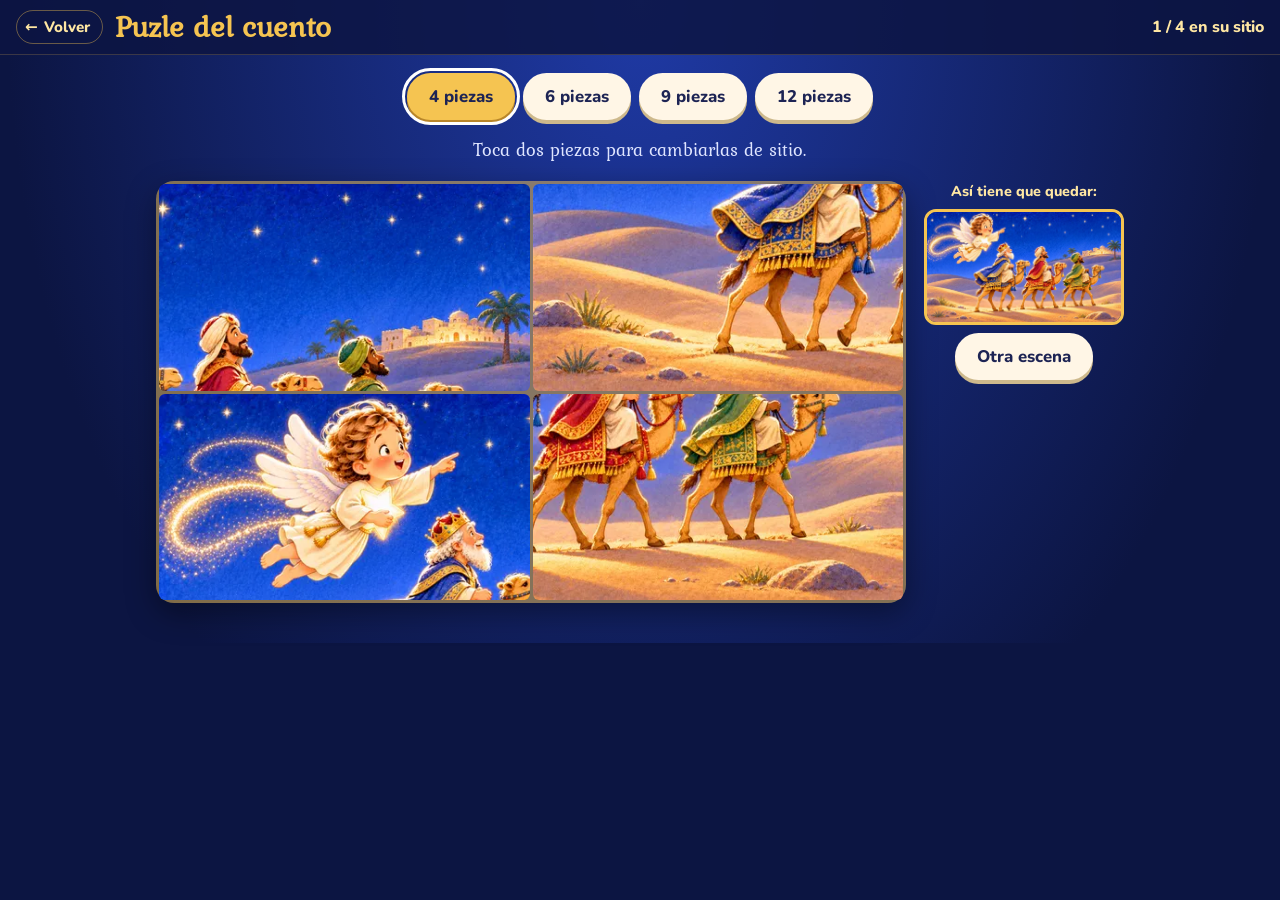
<file: juegos/puzle.html>
<!doctype html>
<html lang="es">
<head>
<meta charset="utf-8">
<meta name="viewport" content="width=device-width,initial-scale=1,viewport-fit=cover">
<meta name="robots" content="noindex">
<title>Puzle del cuento · Angelito Burlón</title>
<meta name="description" content="Puzle con las escenas del cuento Angelito Burlón y la estrella de Navidad.">
<link rel="icon" href="../favicon.ico">
<link rel="preconnect" href="https://fonts.googleapis.com"><link rel="preconnect" href="https://fonts.gstatic.com" crossorigin>
<link rel="stylesheet" href="https://fonts.googleapis.com/css2?family=Mountains+of+Christmas:wght@700&family=Kurale&family=Nunito:wght@400;800&display=swap">
<link rel="stylesheet" href="juegos.css">
<style>
body{background:radial-gradient(ellipse at 50% 0%,#1f3aa6 0%,var(--noche) 70%) fixed}
main{max-width:1000px;margin:0 auto;padding:18px max(16px,env(safe-area-inset-left)) 40px;display:grid;gap:16px;justify-items:center}
.estado{font-family:var(--f-cuento);font-size:1.15rem;color:#dfe5ff;text-align:center;min-height:1.6em;margin:0}
.zona{display:grid;grid-template-columns:1fr 200px;gap:18px;width:100%;align-items:start}
@media (max-width:760px){.zona{grid-template-columns:1fr}.modelo{order:-1;max-width:220px;justify-self:center}}
.tablero{display:grid;grid-template-columns:repeat(var(--c),1fr);gap:3px;padding:3px;border-radius:18px;background:rgba(245,196,81,.5);aspect-ratio:16/9;width:100%;box-shadow:0 10px 30px rgba(0,0,0,.4)}
.pieza{border:0;padding:0;border-radius:6px;background-repeat:no-repeat;transition:transform .2s,box-shadow .2s,filter .2s}
.pieza.sel{transform:scale(.92);box-shadow:0 0 0 4px #fff,0 0 20px rgba(255,255,255,.8);position:relative;z-index:2}
.pieza.bien{filter:none}
.tablero.hecho{gap:0;padding:0;background:none}
.tablero.hecho .pieza{border-radius:0}
.modelo{display:grid;gap:8px;justify-items:center;color:var(--oro-claro);font-weight:800;font-size:.9rem}
.modelo img{width:100%;border-radius:12px;border:3px solid var(--oro)}
</style>
</head>
<body>
<header class="barra">
  <a class="volver" href="../index.html#juego" aria-label="Volver a la web"><span aria-hidden="true">←</span> Volver</a>
  <h1>Puzle del cuento</h1>
  <span class="marca" id="marca"></span>
</header>
<main>
  <div class="niveles" role="group" aria-label="Número de piezas">
    <button class="btn" data-nivel="4" type="button">4 piezas</button>
    <button class="btn sec" data-nivel="6" type="button">6 piezas</button>
    <button class="btn sec" data-nivel="9" type="button">9 piezas</button>
    <button class="btn sec" data-nivel="12" type="button">12 piezas</button>
  </div>
  <p class="estado" id="estado" aria-live="polite">Toca dos piezas para cambiarlas de sitio.</p>
  <div class="zona">
    <div class="tablero" id="tablero"></div>
    <div class="modelo"><span>Así tiene que quedar:</span><img id="modelo" alt=""><button class="btn sec" id="otra" type="button">Otra escena</button></div>
  </div>
</main>
<div class="panel" id="final" hidden>
  <div class="caja">
    <img class="angel" src="../img/personaje/angelito-risa.webp" alt="">
    <h2>¡Puzle terminado!</h2>
    <p id="textoFinal"></p>
    <div class="niveles"><button class="btn" id="otraVez" type="button">Otro puzle</button><a class="btn sec" href="../index.html#juego" style="text-decoration:none">Otros juegos</a></div>
  </div>
</div>
<script src="comun.js"></script>
<script>
(()=>{
const ESC=[['escena02','El angelito aprende a volar'],['escena03','Dios le da la estrella'],['escena04','El angelito cuida la estrella'],['escena05','¡Esta noche nace Jesús!'],['escena06','Un caminito de luz'],['escena07','Los Reyes Magos'],['escena08','El portal de Belén'],['escena10a','El angelito en clase']];
const FORMA={4:[2,2],6:[3,2],9:[3,3],12:[4,3]};
const T=document.getElementById('tablero'),est=document.getElementById('estado'),marca=document.getElementById('marca'),modelo=document.getElementById('modelo');
let n,esc,orden,sel=null,mov,ultima=-1;
function empieza(nv,nueva){n=+nv;if(nueva||!esc){let i;do{i=Math.floor(Math.random()*ESC.length)}while(i===ultima);ultima=i;esc=ESC[i]}
  const [c,f]=FORMA[n];document.getElementById('final').hidden=true;mov=0;sel=null;
  modelo.src=`../img/escenas/${esc[0]}-800.webp`;modelo.alt=esc[1];
  do{orden=AB.baraja([...Array(n).keys()])}while(orden.every((p,i)=>p===i));
  T.style.setProperty('--c',c);T.classList.remove('hecho');T.innerHTML='';
  orden.forEach((p,i)=>{const b=document.createElement('button');b.type='button';b.className='pieza';
    b.style.backgroundImage=`url(../img/escenas/${esc[0]}-800.webp)`;b.style.backgroundSize=`${c*100}% ${f*100}%`;
    b.addEventListener('click',()=>toca(b));T.appendChild(b)});
  pinta();est.textContent='Toca dos piezas para cambiarlas de sitio.'}
function pinta(){const [c,f]=FORMA[n];let bien=0;
  [...T.children].forEach((b,i)=>{const p=orden[i],x=p%c,y=Math.floor(p/c);
    b.style.backgroundPosition=`${c>1?x*100/(c-1):0}% ${f>1?y*100/(f-1):0}%`;b.setAttribute('aria-label',`Pieza ${i+1}`);if(p===i)bien++});
  marca.textContent=`${bien} / ${n} en su sitio`;return bien}
function toca(b){const i=[...T.children].indexOf(b);
  if(sel===null){sel=i;b.classList.add('sel');AB.nota(520,.1);return}
  T.children[sel].classList.remove('sel');if(sel===i){sel=null;return}
  [orden[sel],orden[i]]=[orden[i],orden[sel]];sel=null;mov++;
  const antes=orden[i]===i;if(pinta()===n){T.classList.add('hecho');setTimeout(()=>AB.fin(`«${esc[1]}», en ${mov} movimientos.`),500)}else AB.nota(antes?880:440,.15)}
document.getElementById('otra').addEventListener('click',()=>empieza(n,true));
document.getElementById('otraVez').addEventListener('click',()=>empieza(n,true));
empieza(AB.niveles('angelito-puzle-n','4',v=>empieza(v)));
})();
</script>
</body>
</html>
</file>
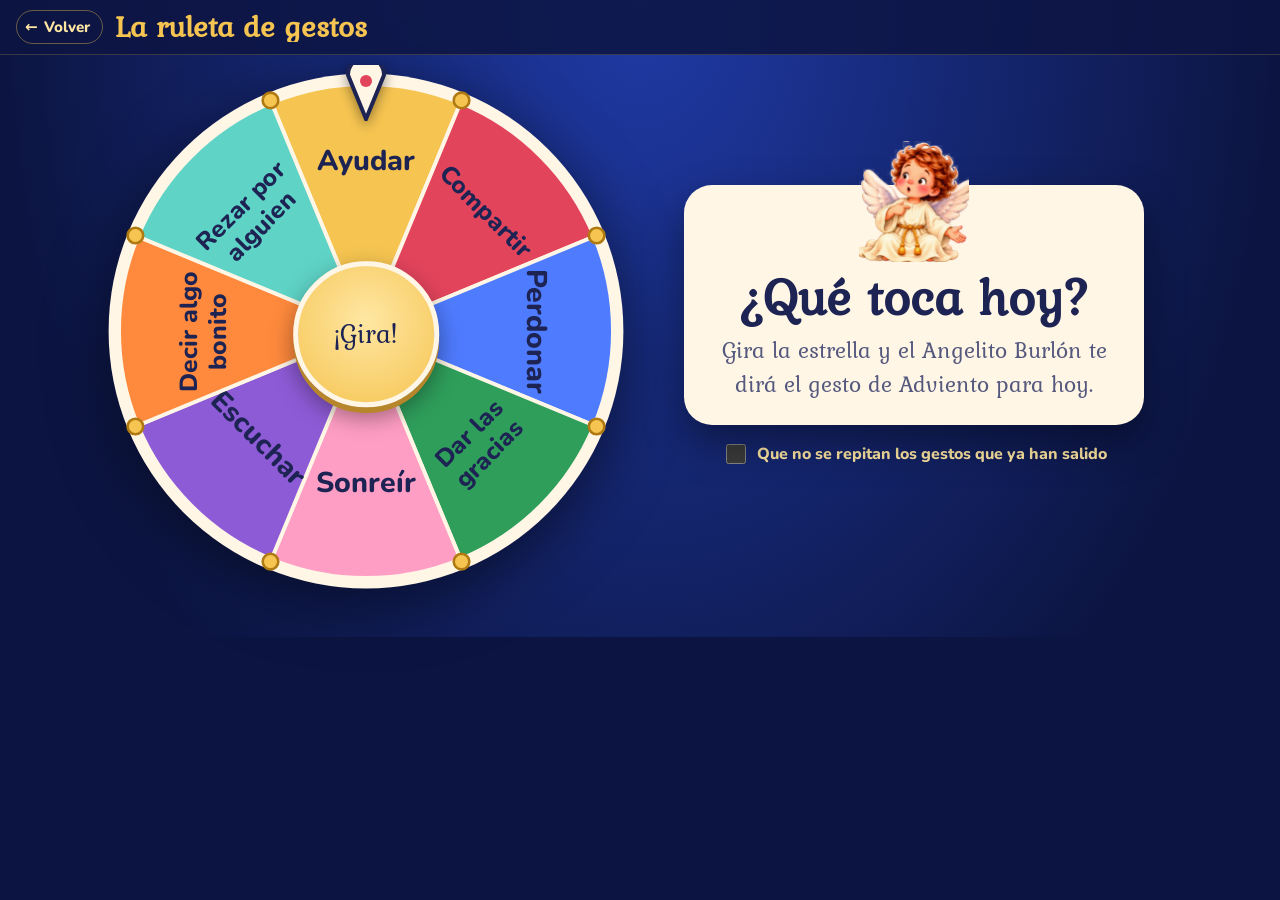
<file: juegos/ruleta.html>
<!doctype html>
<html lang="es">
<head>
<meta charset="utf-8">
<meta name="viewport" content="width=device-width,initial-scale=1,viewport-fit=cover">
<meta name="robots" content="noindex">
<title>La ruleta de gestos · Angelito Burlón</title>
<meta name="description" content="Gira la estrella del Angelito Burlón y descubre el gesto de Adviento de hoy.">
<link rel="icon" href="../favicon.ico">
<link rel="preconnect" href="https://fonts.googleapis.com"><link rel="preconnect" href="https://fonts.gstatic.com" crossorigin>
<link rel="stylesheet" href="https://fonts.googleapis.com/css2?family=Mountains+of+Christmas:wght@700&family=Kurale&family=Nunito:wght@400;800&display=swap">
<link rel="stylesheet" href="juegos.css">
<style>
body{background:radial-gradient(ellipse at 50% 0%,#1f3aa6 0%,var(--noche) 70%) fixed}
main{max-width:1100px;margin:0 auto;padding:16px max(16px,env(safe-area-inset-left)) 40px;display:grid;grid-template-columns:minmax(0,1fr) minmax(0,1fr);gap:28px;align-items:center}
@media (max-width:820px){main{grid-template-columns:1fr;justify-items:center}}
.rueda{position:relative;width:min(100%,520px);aspect-ratio:1;justify-self:center}
.rueda svg.disco{width:100%;height:100%;transition:transform 4.6s cubic-bezier(.12,.75,.18,1);filter:drop-shadow(0 14px 30px rgba(0,0,0,.5))}
.rueda .flecha{position:absolute;left:50%;top:-6px;transform:translateX(-50%);width:44px;height:56px;z-index:2;filter:drop-shadow(0 4px 6px rgba(0,0,0,.4))}
.rueda button.centro{position:absolute;left:50%;top:50%;transform:translate(-50%,-50%);width:28%;aspect-ratio:1;border-radius:50%;border:5px solid #fff6e6;background:radial-gradient(circle at 50% 40%,#ffe7a3,#f5c451);box-shadow:0 6px 0 #b8862a,0 10px 24px rgba(0,0,0,.4);font-family:var(--f-titulo);font-size:clamp(1.1rem,3vw,1.7rem);color:var(--tinta);line-height:1;padding:6px}
.rueda button.centro:active{transform:translate(-50%,-48%);box-shadow:0 2px 0 #b8862a}
.lado{display:grid;gap:16px;justify-items:center;text-align:center}
.tarjeta{background:var(--papel);color:var(--tinta);border-radius:28px;padding:26px 24px 24px;display:grid;gap:10px;justify-items:center;box-shadow:0 18px 40px rgba(0,0,0,.4);width:min(100%,460px);position:relative}
.tarjeta img{width:110px;margin-top:-70px}
.tarjeta h2{font-family:var(--f-titulo);font-size:clamp(2.2rem,5vw,3.2rem);margin:0;line-height:1}
.tarjeta p{font-family:var(--f-cuento);font-size:clamp(1.15rem,2.4vw,1.45rem);margin:0;color:var(--tinta-suave)}
.tarjeta.nueva{animation:salta .6s cubic-bezier(.3,1.6,.5,1)}
@keyframes salta{from{transform:scale(.6);opacity:0}}
.ya{display:flex;flex-wrap:wrap;gap:6px;justify-content:center;max-width:460px}
.ya span{padding:4px 10px;border-radius:999px;background:rgba(255,255,255,.1);font-size:.85rem;font-weight:800;color:#dfe5ff}
label.quita{display:flex;gap:8px;align-items:center;font-weight:800;color:var(--oro-claro);cursor:pointer}
label.quita input{width:20px;height:20px;accent-color:var(--oro)}
</style>
</head>
<body>
<header class="barra">
  <a class="volver" href="../index.html#juego" aria-label="Volver a la web"><span aria-hidden="true">←</span> Volver</a>
  <h1>La ruleta de gestos</h1>
</header>
<main>
  <div class="rueda">
    <svg class="flecha" viewBox="0 0 44 56" aria-hidden="true"><path d="M22 54L4 10a18 18 0 1136 0z" fill="#fff6e6" stroke="#1d2454" stroke-width="4"/><circle cx="22" cy="16" r="6" fill="#e2445c"/></svg>
    <svg class="disco" id="disco" viewBox="-100 -100 200 200" aria-hidden="true"></svg>
    <button class="centro" id="girar" type="button">¡Gira!</button>
  </div>
  <div class="lado">
    <div class="tarjeta" id="tarjeta" aria-live="polite">
      <img src="../img/personaje/angelito-yo.webp" alt="">
      <h2 id="gesto">¿Qué toca hoy?</h2>
      <p id="idea">Gira la estrella y el Angelito Burlón te dirá el gesto de Adviento para hoy.</p>
    </div>
    <label class="quita"><input type="checkbox" id="quitar"> Que no se repitan los gestos que ya han salido</label>
    <div class="ya" id="ya"></div>
  </div>
</main>
<script src="comun.js"></script>
<script>
(()=>{
const G=[
  ['Ayudar','Ayuda a alguien hoy sin que te lo pida.','#f5c451'],
  ['Compartir','Comparte algo tuyo: tus colores, un juguete o tu merienda.','#e2445c'],
  ['Perdonar','Si alguien te ha molestado, dale la paz con un abrazo.','#4f7cff'],
  ['Dar las gracias','Da las gracias, de corazón, a tres personas.','#2f9e5b'],
  ['Sonreír','Regala sonrisas a todas las personas que veas.','#ff9ec4'],
  ['Escuchar','Escucha con mucha atención cuando alguien te habla.','#8e5bd6'],
  ['Decir algo bonito','Dile algo bonito a un compañero o a alguien de tu familia.','#ff8a3d'],
  ['Rezar por alguien','Acuérdate de alguien que lo necesita y reza por él.','#5fd3c6']];
const D=document.getElementById('disco'),N=G.length,paso=360/N;
let giro=0,girando=false,salidos=AB.guarda.get('angelito-ruleta-salidos',[]);
const quitar=document.getElementById('quitar');quitar.checked=AB.guarda.get('angelito-ruleta-quitar',false);
function rad(a){return(a-90)*Math.PI/180}
function dibuja(){let s='<circle r="99" fill="#fff6e6"/>';
  G.forEach(([t,,c],i)=>{const a0=rad(i*paso-paso/2),a1=rad(i*paso+paso/2),usado=quitar.checked&&salidos.includes(i);
    s+=`<path d="M0 0L${95*Math.cos(a0)} ${95*Math.sin(a0)}A95 95 0 0 1 ${95*Math.cos(a1)} ${95*Math.sin(a1)}Z" fill="${c}" opacity="${usado?.25:1}" stroke="#fff6e6" stroke-width="1.5"/>`;
    const am=i*paso,pal=t.split(' ');s+=`<g transform="rotate(${am}) translate(0 -62) rotate(${am>90&&am<270?180:0})"><text text-anchor="middle" font-family="Nunito,sans-serif" font-weight="800" font-size="${t.length>8?9.5:11}" fill="#1d2454" opacity="${usado?.4:1}">${pal.length>2?`<tspan x="0" dy="-3">${pal.slice(0,-1).join(' ')}</tspan><tspan x="0" dy="11">${pal.at(-1)}</tspan>`:pal.length===2&&t.length>11?`<tspan x="0" dy="-3">${pal[0]}</tspan><tspan x="0" dy="11">${pal[1]}</tspan>`:t}</text></g>`});
  for(let i=0;i<N;i++){const a=rad(i*paso+paso/2);s+=`<circle cx="${96*Math.cos(a)}" cy="${96*Math.sin(a)}" r="3" fill="#f5c451" stroke="#b07a12"/>`}
  D.innerHTML=s;
  document.getElementById('ya').innerHTML=salidos.length?'<span style="background:none">Ya han salido:</span>'+salidos.map(i=>`<span>${G[i][0]}</span>`).join(''):''}
document.getElementById('girar').addEventListener('click',()=>{if(girando)return;
  let libres=[...Array(N).keys()];if(quitar.checked){libres=libres.filter(i=>!salidos.includes(i));if(!libres.length){salidos=[];libres=[...Array(N).keys()]}}
  const elegido=libres[Math.floor(Math.random()*libres.length)];girando=true;
  const actual=((giro%360)+360)%360,destino=(360-elegido*paso)%360,extra=(destino-actual+360)%360+360*5+(Math.random()-.5)*paso*.6;
  giro+=extra;D.style.transform=`rotate(${giro}deg)`;
  let t=0;const tic=()=>{if(t>4400)return;AB.nota(1200,.03,0,'square',.025);t+=60+t*.06;setTimeout(tic,60+t*.06)};tic();
  setTimeout(()=>{girando=false;if(!salidos.includes(elegido))salidos.push(elegido);AB.guarda.set('angelito-ruleta-salidos',salidos);
    const tj=document.getElementById('tarjeta');tj.classList.remove('nueva');void tj.offsetWidth;tj.classList.add('nueva');
    document.getElementById('gesto').textContent=G[elegido][0];document.getElementById('idea').textContent=G[elegido][1];AB.fanfarria();AB.lluvia();dibuja()},4700)});
quitar.addEventListener('change',()=>{AB.guarda.set('angelito-ruleta-quitar',quitar.checked);dibuja()});
dibuja();
})();
</script>
</body>
</html>
</file>
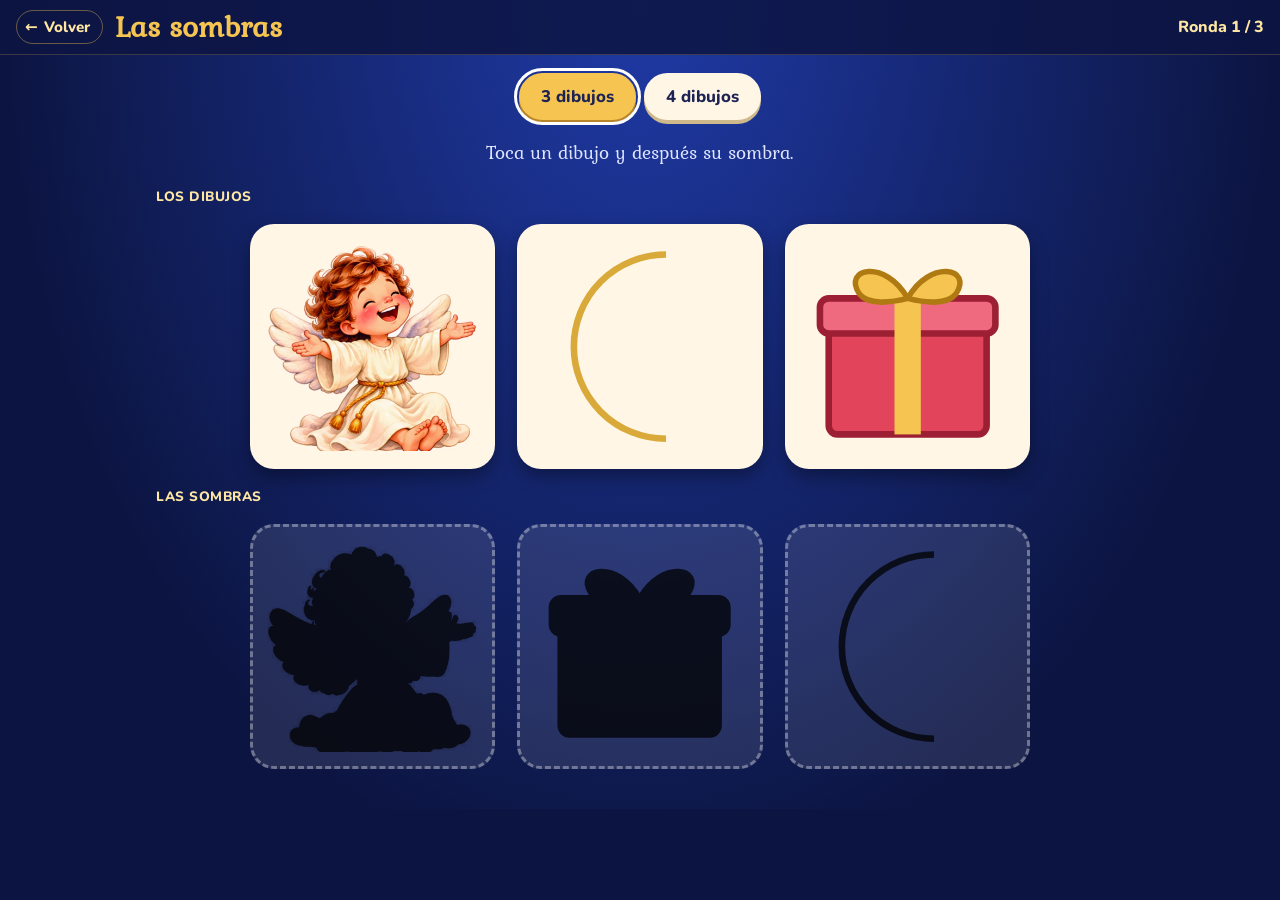
<file: juegos/sombras.html>
<!doctype html>
<html lang="es">
<head>
<meta charset="utf-8">
<meta name="viewport" content="width=device-width,initial-scale=1,viewport-fit=cover">
<meta name="robots" content="noindex">
<title>Las sombras · Angelito Burlón</title>
<meta name="description" content="Une cada dibujo del Angelito Burlón con su sombra.">
<link rel="icon" href="../favicon.ico">
<link rel="preconnect" href="https://fonts.googleapis.com"><link rel="preconnect" href="https://fonts.gstatic.com" crossorigin>
<link rel="stylesheet" href="https://fonts.googleapis.com/css2?family=Mountains+of+Christmas:wght@700&family=Kurale&family=Nunito:wght@400;800&display=swap">
<link rel="stylesheet" href="juegos.css">
<style>
body{background:radial-gradient(ellipse at 50% 0%,#1f3aa6 0%,var(--noche) 70%) fixed}
main{max-width:1000px;margin:0 auto;padding:18px max(16px,env(safe-area-inset-left)) 40px;display:grid;gap:18px;justify-items:center}
.estado{font-family:var(--f-cuento);font-size:1.2rem;color:#dfe5ff;text-align:center;min-height:1.6em;margin:0}
.fila{display:grid;grid-template-columns:repeat(var(--n),minmax(0,1fr));gap:clamp(10px,2vw,22px);width:100%;max-width:780px}
.ficha{min-width:0}
.ficha{position:relative;aspect-ratio:1;border-radius:24px;border:3px solid transparent;padding:10px;display:grid;place-items:center;transition:transform .2s,border-color .2s,background .2s}
.obj{background:var(--papel);box-shadow:0 8px 18px rgba(0,0,0,.35)}
.obj.sel{border-color:var(--oro);transform:scale(1.06) rotate(-3deg);box-shadow:0 0 0 4px rgba(245,196,81,.5),0 0 30px rgba(245,196,81,.6)}
.obj.usada{visibility:hidden}
.sombra{background:rgba(255,255,255,.1);border:3px dashed rgba(255,255,255,.35)}
.sombra .dib{filter:brightness(0);opacity:.75}
.sombra.llena{background:var(--papel);border:3px solid #7be3a3}
.sombra.llena .dib{filter:none;opacity:1}
.sombra.ko{animation:temblor .4s}
@keyframes temblor{25%{transform:translateX(-8px)}75%{transform:translateX(8px)}}
.dib{width:100%;height:100%;object-fit:contain;pointer-events:none;transition:filter .4s,opacity .4s}
svg.dib{display:block}
.etq{font-weight:800;color:var(--oro-claro);letter-spacing:.04em;text-transform:uppercase;font-size:.85rem;justify-self:start}
</style>
</head>
<body>
<header class="barra">
  <a class="volver" href="../index.html#juego" aria-label="Volver a la web"><span aria-hidden="true">←</span> Volver</a>
  <h1>Las sombras</h1>
  <span class="marca" id="marca"></span>
</header>
<main>
  <div class="niveles" role="group" aria-label="Nivel">
    <button class="btn" data-nivel="3" type="button">3 dibujos</button>
    <button class="btn sec" data-nivel="4" type="button">4 dibujos</button>
  </div>
  <p class="estado" id="estado" aria-live="polite"></p>
  <span class="etq">Los dibujos</span>
  <div class="fila" id="objs"></div>
  <span class="etq">Las sombras</span>
  <div class="fila" id="sombras"></div>
</main>
<div class="panel" id="final" hidden>
  <div class="caja">
    <img class="angel" src="../img/personaje/angelito-risa.webp" alt="">
    <h2>¡Todas en su sombra!</h2>
    <p id="textoFinal"></p>
    <div class="niveles"><button class="btn" id="otraVez" type="button">Jugar otra vez</button><a class="btn sec" href="../index.html#juego" style="text-decoration:none">Otros juegos</a></div>
  </div>
</div>
<script src="comun.js"></script>
<script>
(()=>{
const S=(c)=>`<svg class="dib" viewBox="0 0 100 100" aria-hidden="true">${c}</svg>`;
const DIB=[
  {id:'pie',nom:'el angelito de pie',html:'<img class="dib" src="../img/personaje/angelito-pie.webp" alt="">'},
  {id:'vuela',nom:'el angelito volando',html:'<img class="dib" src="../img/personaje/angelito-vuela.webp" alt="">'},
  {id:'risa',nom:'el angelito riéndose',html:'<img class="dib" src="../img/personaje/angelito-risa.webp" alt="">'},
  {id:'yo',nom:'el angelito saludando',html:'<img class="dib" src="../img/personaje/angelito-yo.webp" alt="">'},
  {id:'estrella',nom:'la estrella',html:S('<path d="M50 6l12.6 28.5 31 3.1-23.3 20.7 6.8 30.4L50 73 22.9 88.7l6.8-30.4L6.4 37.6l31-3.1z" fill="#f5c451" stroke="#b07a12" stroke-width="3" stroke-linejoin="round"/>')},
  {id:'corona',nom:'la corona de un Rey Mago',html:S('<path d="M12 72L8 30l22 18 20-30 20 30 22-18-4 42z" fill="#f5c451" stroke="#b07a12" stroke-width="3" stroke-linejoin="round"/><rect x="12" y="72" width="76" height="12" rx="3" fill="#e0a92a" stroke="#b07a12" stroke-width="3"/><circle cx="50" cy="60" r="7" fill="#e2445c"/><circle cx="28" cy="63" r="5" fill="#3b82f6"/><circle cx="72" cy="63" r="5" fill="#22a06b"/>')},
  {id:'campana',nom:'la campana',html:S('<path d="M50 10c-4 0-6 3-6 6-14 3-22 15-22 32 0 14-6 20-12 26h80c-6-6-12-12-12-26 0-17-8-29-22-32 0-3-2-6-6-6z" fill="#f5c451" stroke="#b07a12" stroke-width="3" stroke-linejoin="round"/><circle cx="50" cy="84" r="8" fill="#e0a92a" stroke="#b07a12" stroke-width="3"/><path d="M66 12c8 2 14 8 16 16" stroke="#e2445c" stroke-width="6" fill="none" stroke-linecap="round"/>')},
  {id:'vela',nom:'la vela de Adviento',html:S('<path d="M50 8c8 10 9 18 0 24-9-6-8-14 0-24z" fill="#ffb02e" stroke="#e07b00" stroke-width="2"/><rect x="36" y="34" width="28" height="56" rx="4" fill="#8e5bd6" stroke="#5b3596" stroke-width="3"/><path d="M28 90h44" stroke="#5b3596" stroke-width="5" stroke-linecap="round"/>')},
  {id:'arbol',nom:'el árbol de Navidad',html:S('<path d="M50 6L22 40h12L16 64h14L10 86h80L70 64h14L66 40h12z" fill="#2f9e5b" stroke="#1d6b3c" stroke-width="3" stroke-linejoin="round"/><rect x="43" y="86" width="14" height="10" fill="#8a5a2b"/><circle cx="40" cy="52" r="4" fill="#e2445c"/><circle cx="60" cy="70" r="4" fill="#f5c451"/><circle cx="56" cy="36" r="4" fill="#3b82f6"/>')},
  {id:'regalo',nom:'el regalo',html:S('<rect x="14" y="40" width="72" height="50" rx="4" fill="#e2445c" stroke="#9c1f33" stroke-width="3"/><rect x="10" y="28" width="80" height="16" rx="4" fill="#ef6a7f" stroke="#9c1f33" stroke-width="3"/><rect x="44" y="28" width="12" height="62" fill="#f5c451"/><path d="M50 28c-10-18-30-14-22-2 4 5 14 4 22 2zm0 0c10-18 30-14 22-2-4 5-14 4-22 2z" fill="#f5c451" stroke="#b07a12" stroke-width="2.5"/>')},
  {id:'luna',nom:'la luna',html:S('<path d="M62 8a42 42 0 100 84A34 34 0 0162 8z" fill="#ffe7a3" stroke="#d9a93a" stroke-width="3"/>')},
  {id:'camello',nom:'el camello',html:S('<path d="M14 48c0-6 4-10 9-10 4 0 6 3 7 7l2 9c4-14 10-20 18-20 6 0 9 5 12 10 3-5 6-8 11-8 6 0 9 6 10 14l4-2c2-6 6-8 9-6l-3 10-6 6v28h-6V64l-6 4v18h-6V70H44v16h-6V70l-8-6v22h-6V60c-6-2-10-6-10-12z" fill="#d9a35b" stroke="#8a5a2b" stroke-width="3" stroke-linejoin="round"/><circle cx="22" cy="44" r="2" fill="#3b2a1a"/>')}
];
const O=document.getElementById('objs'),Sm=document.getElementById('sombras'),est=document.getElementById('estado'),marca=document.getElementById('marca');
let n,ronda,aciertos,fallos,sel=null;const RONDAS=3;
function empieza(nv){n=+nv;ronda=0;fallos=0;document.getElementById('final').hidden=true;nueva()}
function nueva(){ronda++;aciertos=0;sel=null;O.style.setProperty('--n',n);Sm.style.setProperty('--n',n);O.innerHTML='';Sm.innerHTML='';
  const grupo=AB.baraja(DIB.slice()).slice(0,n);
  grupo.forEach(d=>{const b=document.createElement('button');b.type='button';b.className='ficha obj';b.dataset.id=d.id;b.setAttribute('aria-label',d.nom);b.innerHTML=d.html;
    b.addEventListener('click',()=>{if(b.classList.contains('usada'))return;O.querySelectorAll('.sel').forEach(x=>x.classList.remove('sel'));sel=b;b.classList.add('sel');AB.nota(520,.1);est.textContent=`Ahora toca la sombra de ${d.nom}.`});O.appendChild(b)});
  AB.baraja(grupo.slice()).forEach(d=>{const b=document.createElement('button');b.type='button';b.className='ficha sombra';b.dataset.id=d.id;b.setAttribute('aria-label','Una sombra');b.innerHTML=d.html;
    b.addEventListener('click',()=>pon(b,d));Sm.appendChild(b)});
  marca.textContent=`Ronda ${ronda} / ${RONDAS}`;est.textContent='Toca un dibujo y después su sombra.'}
function pon(b,d){if(b.classList.contains('llena'))return;if(!sel){est.textContent='Primero toca uno de los dibujos de arriba.';return}
  if(sel.dataset.id===d.id){b.classList.add('llena');b.setAttribute('aria-label',d.nom);sel.classList.remove('sel');sel.classList.add('usada');sel=null;aciertos++;AB.bien();est.textContent=`¡Sí! Esa es la sombra de ${d.nom}.`;
    if(aciertos===n)setTimeout(()=>ronda<RONDAS?nueva():AB.fin(fallos?`Has terminado las ${RONDAS} rondas con solo ${fallos} despiste${fallos>1?'s':''}.`:'¡Sin ningún fallo! Tienes ojos de angelito.'),900)}
  else{fallos++;b.classList.add('ko');setTimeout(()=>b.classList.remove('ko'),450);AB.mal();est.textContent='Esa no es. ¡Fíjate bien en la forma!'}}
document.getElementById('otraVez').addEventListener('click',()=>empieza(n));
empieza(AB.niveles('angelito-sombras-n','3',empieza));
})();
</script>
</body>
</html>
</file>
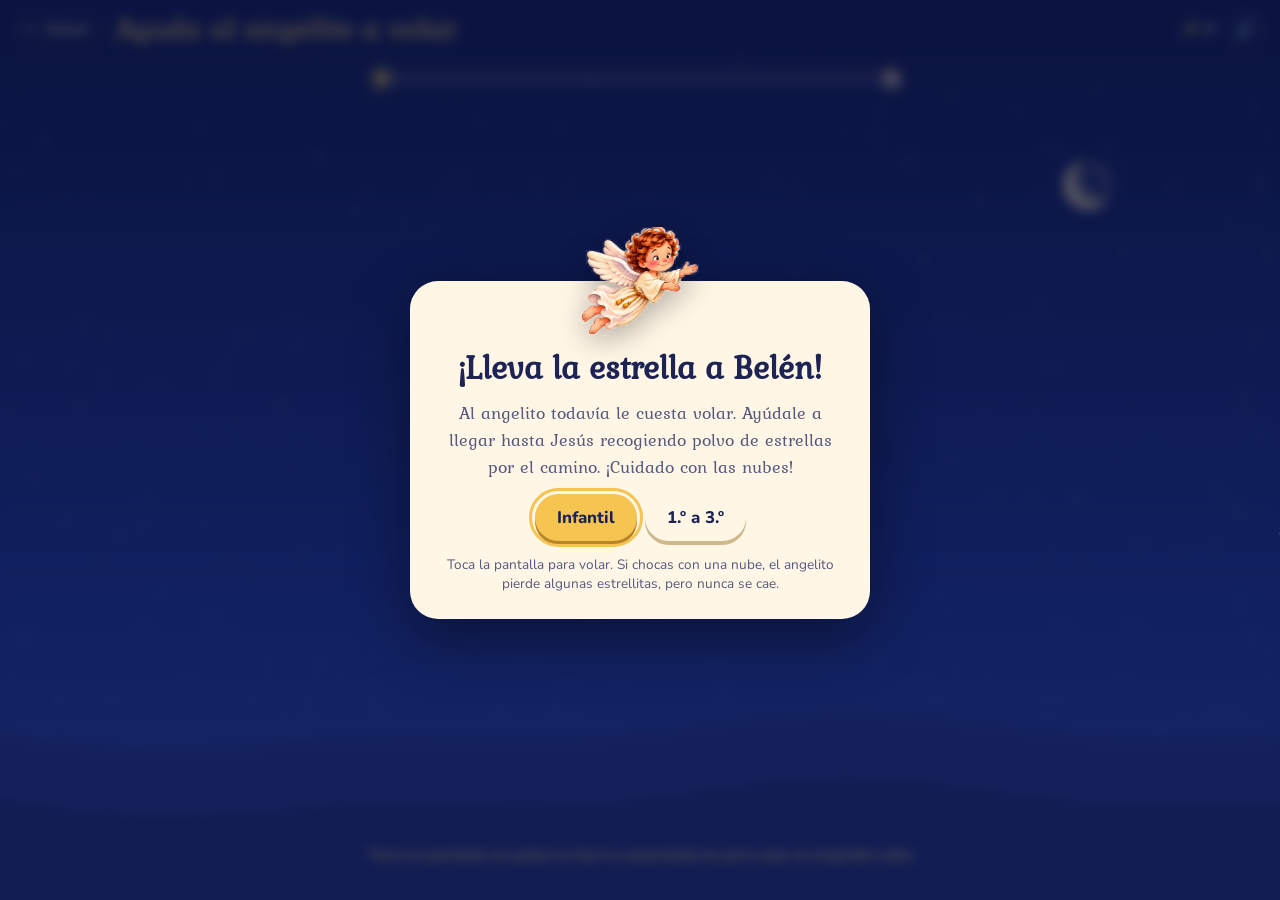
<file: juegos/volar.html>
<!doctype html>
<html lang="es">
<head>
<meta charset="utf-8">
<meta name="viewport" content="width=device-width,initial-scale=1,viewport-fit=cover">
<meta name="robots" content="noindex">
<title>Ayuda al angelito a volar · Angelito Burlón</title>
<meta name="description" content="Juego: ayuda al Angelito Burlón a llevar la estrella hasta Belén recogiendo polvo de estrellas.">
<link rel="icon" href="../favicon.ico">
<link rel="preconnect" href="https://fonts.googleapis.com"><link rel="preconnect" href="https://fonts.gstatic.com" crossorigin>
<link rel="stylesheet" href="https://fonts.googleapis.com/css2?family=Mountains+of+Christmas:wght@700&family=Kurale&family=Nunito:wght@400;800&display=swap">
<link rel="stylesheet" href="juegos.css">
<style>
html,body{height:100%;overflow:hidden;overscroll-behavior:none}
body{display:flex;flex-direction:column}
#escenario{position:relative;flex:1;min-height:0;touch-action:none;user-select:none;-webkit-user-select:none}
canvas{position:absolute;inset:0;width:100%;height:100%;display:block}
.progreso{position:absolute;left:50%;top:12px;translate:-50% 0;width:min(520px,calc(100% - 32px));height:14px;border-radius:999px;background:rgba(255,255,255,.14);border:1px solid rgba(245,196,81,.35);z-index:3;pointer-events:none}
.progreso i{position:absolute;left:0;top:0;bottom:0;border-radius:999px;background:linear-gradient(90deg,rgba(245,196,81,.3),var(--oro));width:0}
.progreso b{position:absolute;right:-6px;top:50%;translate:0 -50%;font-size:22px;line-height:1}
.progreso span{position:absolute;top:50%;translate:-50% -50%;font-size:18px;line-height:1;left:0;filter:drop-shadow(0 0 6px #ffd76a)}
.ayuda{position:absolute;left:0;right:0;bottom:18px;text-align:center;font-weight:800;color:var(--oro-claro);text-shadow:0 2px 6px rgba(0,0,0,.6);z-index:3;pointer-events:none;transition:opacity .6s}
#sonido{background:none;border:1px solid rgba(245,196,81,.4);color:var(--oro-claro);border-radius:999px;width:38px;height:38px;font-size:18px;display:grid;place-items:center;flex:none}
</style>
</head>
<body>
<header class="barra">
  <a class="volver" href="../index.html#juego" aria-label="Volver a la web"><span aria-hidden="true">←</span> Volver</a>
  <h1>Ayuda al angelito a volar</h1>
  <span class="marca" aria-live="polite">✨ <span id="puntos">0</span></span>
  <button id="sonido" type="button" aria-label="Quitar el sonido" aria-pressed="false">🔊</button>
</header>
<div id="escenario">
  <canvas id="lienzo" aria-label="El angelito vuela por el cielo de noche hacia Belén. Toca la pantalla para que suba."></canvas>
  <div class="progreso" aria-hidden="true"><i id="barra"></i><span id="estrellita">⭐</span><b>🏠</b></div>
  <p class="ayuda" id="ayuda">Toca la pantalla (o pulsa la barra espaciadora) para que el angelito suba</p>
</div>

<div class="panel" id="inicio">
  <div class="caja">
    <img class="angel" src="../img/personaje/angelito-vuela.webp" alt="">
    <h2>¡Lleva la estrella a Belén!</h2>
    <p>Al angelito todavía le cuesta volar. Ayúdale a llegar hasta Jesús recogiendo polvo de estrellas por el camino. ¡Cuidado con las nubes!</p>
    <div class="niveles">
      <button class="btn" data-nivel="facil" type="button">Infantil</button>
      <button class="btn sec" data-nivel="dificil" type="button">1.º a 3.º</button>
    </div>
    <p class="nota">Toca la pantalla para volar. Si chocas con una nube, el angelito pierde algunas estrellitas, pero nunca se cae.</p>
  </div>
</div>

<div class="panel" id="final" hidden>
  <div class="caja">
    <img class="angel" src="../img/personaje/angelito-risa.webp" alt="">
    <h2>¡Has llegado a Belén!</h2>
    <p id="textoFinal"></p>
    <img src="../img/escenas/escena08-800.webp" alt="El angelito junto al portal de Belén, con María, José y el Niño Jesús" style="border-radius:16px">
    <div class="niveles">
      <button class="btn" id="otraVez" type="button">Volver a volar</button>
      <a class="btn sec" href="../index.html#juego" style="text-decoration:none">Otros juegos</a>
    </div>
  </div>
</div>

<script>
(()=>{
const cv=document.getElementById('lienzo'),cx=cv.getContext('2d'),esc=document.getElementById('escenario');
const guarda={get(k,d){try{const v=localStorage.getItem(k);return v===null?d:JSON.parse(v)}catch(e){return d}},set(k,v){try{localStorage.setItem(k,JSON.stringify(v))}catch(e){}}};
const NIVELES={
  facil:{vel:150,grav:620,salto:-300,caidaMax:230,dist:6200,nubeCada:[2.4,3.2],chispas:[.5,.8]},
  dificil:{vel:205,grav:900,salto:-360,caidaMax:340,dist:10500,nubeCada:[1.35,2.0],chispas:[.45,.7]}};
let W=0,H=0,dpr=1,N=NIVELES.facil,estado='inicio',t0=0,ult=0;
let ang=null,nubes=[],chispas=[],estela=[],fondo=[],lejos=0,recorrido=0,puntos=0,golpe=0,tNube=0,tChispa=0,belen=null;
const img=new Image();img.src='../img/personaje/angelito-vuela.webp';
const portal=new Image();portal.src='../img/escenas/escena08-800.webp';
function tam(){dpr=Math.min(2,devicePixelRatio||1);W=esc.clientWidth;H=esc.clientHeight;cv.width=W*dpr;cv.height=H*dpr;cx.setTransform(dpr,0,0,dpr,0,0);
  fondo=Array.from({length:Math.round(W*H/2600)},()=>({x:Math.random()*W,y:Math.random()*H*.85,r:Math.random()*1.4+.3,f:Math.random()*6.28,p:Math.random()*.25+.05}))}
addEventListener('resize',tam);tam();
const escala=()=>Math.max(.62,Math.min(1.15,H/620));

/* ---------- sonido (WebAudio, sin archivos) ---------- */
let ac=null,mudo=guarda.get('angelito-mudo',false);const bS=document.getElementById('sonido');
const pintaS=()=>{bS.textContent=mudo?'🔇':'🔊';bS.setAttribute('aria-pressed',mudo);bS.setAttribute('aria-label',mudo?'Poner el sonido':'Quitar el sonido')};pintaS();
bS.addEventListener('click',e=>{e.stopPropagation();mudo=!mudo;guarda.set('angelito-mudo',mudo);pintaS()});
function nota(f,d=.18,tipo='sine',vol=.12,cuando=0){if(mudo)return;try{ac=ac||new (window.AudioContext||window.webkitAudioContext)();const t=ac.currentTime+cuando,o=ac.createOscillator(),g=ac.createGain();o.type=tipo;o.frequency.value=f;g.gain.setValueAtTime(0,t);g.gain.linearRampToValueAtTime(vol,t+.01);g.gain.exponentialRampToValueAtTime(.0001,t+d);o.connect(g).connect(ac.destination);o.start(t);o.stop(t+d+.05)}catch(e){}}
const tin=()=>{nota(1318+Math.random()*200,.25,'triangle',.08)};
const pluf=()=>{nota(220,.25,'sine',.12);nota(165,.3,'sine',.1,.05)};
const fanfarria=()=>[523,659,784,1047,784,1047].forEach((f,i)=>nota(f,.35,'triangle',.1,i*.14));

/* ---------- partida ---------- */
function empieza(nivel){N=NIVELES[nivel];const s=escala();
  ang={x:W*.24,y:H*.45,vy:0,r:30*s,rot:0,parp:0};nubes=[];chispas=[];estela=[];lejos=0;recorrido=0;puntos=0;golpe=0;tNube=1.4;tChispa=.3;belen=null;
  document.getElementById('puntos').textContent=0;document.getElementById('inicio').hidden=true;document.getElementById('final').hidden=true;
  document.getElementById('ayuda').style.opacity=1;estado='juego';ult=performance.now()}
document.querySelectorAll('[data-nivel]').forEach(b=>b.addEventListener('click',e=>{e.stopPropagation();guarda.set('angelito-nivel-volar',b.dataset.nivel);empieza(b.dataset.nivel)}));
document.getElementById('otraVez').addEventListener('click',e=>{e.stopPropagation();empieza(guarda.get('angelito-nivel-volar','facil'))});

function sube(){if(estado!=='juego')return;ang.vy=N.salto*Math.min(1.1,escala()+.1);nota(660,.12,'sine',.05);document.getElementById('ayuda').style.opacity=0}
esc.addEventListener('pointerdown',e=>{e.preventDefault();sube()});
addEventListener('keydown',e=>{if(e.code==='Space'||e.code==='ArrowUp'){e.preventDefault();sube()}});

function nuevaNube(){const s=escala(),n=2+Math.floor(Math.random()*3),bolas=[];let w=0;
  for(let i=0;i<n;i++){const r=(26+Math.random()*22)*s;bolas.push({dx:w+r,dy:(Math.random()-.5)*16*s,r});w+=r*1.25}
  const y=H*(.12+Math.random()*.72);nubes.push({x:W+20,y,bolas,w:w+20})}
function nuevasChispas(){const s=escala(),y0=H*(.18+Math.random()*.6),n=3+Math.floor(Math.random()*3),forma=Math.random();
  for(let i=0;i<n;i++)chispas.push({x:W+20+i*34*s,y:y0+(forma<.5?Math.sin(i*.9)*30*s:(i-n/2)*14*s),f:Math.random()*6,cogida:false})}

function choca(n){for(const b of n.bolas){const dx=ang.x-(n.x+b.dx),dy=ang.y-(n.y+b.dy);if(dx*dx+dy*dy<(b.r+ang.r*.7)**2)return true}return false}

function paso(dt){const s=escala();
  // angelito
  ang.vy=Math.min(N.caidaMax,ang.vy+N.grav*dt);ang.y+=ang.vy*dt;
  if(ang.y>H-ang.r-10){ang.y=H-ang.r-10;ang.vy=N.salto*.7}           // en el suelo rebota suavemente
  if(ang.y<ang.r+30){ang.y=ang.r+30;ang.vy=Math.max(0,ang.vy)}
  ang.rot+=((Math.max(-.35,Math.min(.45,ang.vy/700)))-ang.rot)*Math.min(1,dt*8);
  if(golpe>0)golpe-=dt;
  // mundo
  const dx=N.vel*s*dt;recorrido+=N.vel*dt;lejos+=dx;
  const final=recorrido>=N.dist;
  if(!final){tNube-=dt;tChispa-=dt;
    if(tNube<=0){nuevaNube();tNube=N.nubeCada[0]+Math.random()*(N.nubeCada[1]-N.nubeCada[0])}
    if(tChispa<=0){nuevasChispas();tChispa=N.chispas[0]*3+Math.random()*N.chispas[1]*3}}
  for(const n of nubes){n.x-=dx;if(golpe<=0&&choca(n)){golpe=1.1;ang.vy=N.salto*.5;const perd=Math.min(puntos,3);puntos-=perd;pluf();marca();
      for(let i=0;i<perd;i++)estela.push({x:ang.x,y:ang.y,vx:(Math.random()-.7)*160,vy:(Math.random()-.5)*160,v:1,oro:1})}}
  nubes=nubes.filter(n=>n.x+n.w>-40);
  for(const c of chispas){c.x-=dx;c.f+=dt*5;if(!c.cogida){const ddx=ang.x+ang.r*.6-c.x,ddy=ang.y-c.y;if(ddx*ddx+ddy*ddy<(ang.r+14*s)**2){c.cogida=true;puntos++;tin();marca();
      for(let i=0;i<6;i++)estela.push({x:c.x,y:c.y,vx:(Math.random()-.5)*120,vy:(Math.random()-.5)*120,v:1,oro:1})}}}
  chispas=chispas.filter(c=>c.x>-20&&!c.cogida);
  // estela de polvo de estrellas
  estela.push({x:ang.x-ang.r*.6,y:ang.y+ang.r*.2,vx:-dx/dt*.3-20,vy:(Math.random()-.5)*30,v:1,oro:0});
  for(const p of estela){p.x+=p.vx*dt;p.y+=p.vy*dt;p.v-=dt*(p.oro?1.4:.9)}estela=estela.filter(p=>p.v>0);
  // llegada a Belén
  const prog=Math.min(1,recorrido/N.dist);document.getElementById('barra').style.width=prog*100+'%';document.getElementById('estrellita').style.left=prog*100+'%';
  if(final){if(!belen)belen={x:W+60};belen.x-=dx;if(belen.x<W*.62&&estado==='juego'){estado='fin';llega()}}
}
function marca(){document.getElementById('puntos').textContent=puntos}
function llega(){fanfarria();const mej=guarda.get('angelito-volar-record',0);if(puntos>mej)guarda.set('angelito-volar-record',puntos);
  document.getElementById('textoFinal').textContent=`Has recogido ${puntos} ${puntos===1?'estrellita':'estrellitas'} de polvo de estrellas${puntos>mej&&mej>0?': ¡tu mejor vuelo!':'.'} Los Reyes Magos ya pueden seguir la estrella hasta Jesús.`;
  setTimeout(()=>{document.getElementById('final').hidden=false;document.getElementById('otraVez').focus()},1400)}

/* ---------- dibujo ---------- */
function estrella5(x,y,R,r,rot=0){cx.beginPath();for(let i=0;i<10;i++){const a=-Math.PI/2+rot+i*Math.PI/5,rr=i%2?r:R;cx.lineTo(x+Math.cos(a)*rr,y+Math.sin(a)*rr)}cx.closePath()}
function cielo(t){const g=cx.createLinearGradient(0,0,0,H);g.addColorStop(0,'#0c1542');g.addColorStop(.6,'#1f3aa6');g.addColorStop(1,'#3558d4');cx.fillStyle=g;cx.fillRect(0,0,W,H);
  for(const e of fondo){let x=(e.x-lejos*e.p)%W;if(x<0)x+=W;cx.globalAlpha=.45+.55*Math.abs(Math.sin(t*1.2+e.f));cx.fillStyle='#fff';cx.beginPath();cx.arc(x,e.y,e.r,0,7);cx.fill()}
  cx.globalAlpha=1;
  // luna
  {const e=escala(),mx=W*.85,my=H*.15;cx.save();cx.beginPath();cx.arc(mx,my,22*e,0,7);cx.clip();cx.beginPath();cx.arc(mx,my,22*e,0,7);cx.arc(mx+9*e,my-6*e,20*e,0,7);cx.fillStyle='#ffe7a3';cx.shadowColor='#ffe7a3';cx.shadowBlur=18;cx.fill('evenodd');cx.restore()}
  // colinas del desierto
  for(const [p,col,al] of [[.15,'#2b3f9a',.80],[.35,'#22307e',.88]]){cx.fillStyle=col;cx.beginPath();cx.moveTo(0,H);for(let x=0;x<=W+20;x+=20){const X=x+lejos*p;cx.lineTo(x,H*al+Math.sin(X/180)*14+Math.sin(X/77)*7)}cx.lineTo(W,H);cx.fill()}
}
function nube(n){for(const b of n.bolas){const x=n.x+b.dx,y=n.y+b.dy,g=cx.createRadialGradient(x-b.r*.3,y-b.r*.4,b.r*.1,x,y,b.r);g.addColorStop(0,'#ffffff');g.addColorStop(.7,'#e4e8ff');g.addColorStop(1,'#b8c2f0');cx.fillStyle=g;cx.beginPath();cx.arc(x,y,b.r,0,7);cx.fill()}}
function dibujaBelen(){if(!belen)return;const s=escala(),x=belen.x,y=H*.84;
  cx.save();cx.fillStyle='#16205e';const casas=[[-120,40,50],[-70,60,40],[-20,80,60],[50,50,45],[100,70,38],[140,45,55]];
  for(const [dx,h,w] of casas){cx.fillRect(x+dx*s,y-h*s,w*s,h*s+40)}
  cx.beginPath();cx.arc(x+(-20+30)*s,y-80*s,30*s,Math.PI,0);cx.fill();
  // portal iluminado
  const g=cx.createRadialGradient(x+10*s,y-20*s,4,x+10*s,y-20*s,90*s);g.addColorStop(0,'rgba(255,220,130,.9)');g.addColorStop(1,'rgba(255,220,130,0)');cx.fillStyle=g;cx.beginPath();cx.arc(x+10*s,y-20*s,90*s,0,7);cx.fill();
  cx.fillStyle='#ffd36b';cx.fillRect(x-4*s,y-36*s,28*s,36*s);cx.restore()}
function dibuja(t){cielo(t);dibujaBelen();
  for(const p of estela){cx.globalAlpha=Math.max(0,p.v);cx.fillStyle=p.oro?'#ffe7a3':'#f5c451';cx.beginPath();cx.arc(p.x,p.y,p.oro?3:2*p.v+.6,0,7);cx.fill()}cx.globalAlpha=1;
  for(const c of chispas){const k=1+Math.sin(c.f)*.15,s=escala();cx.save();cx.shadowColor='#ffd76a';cx.shadowBlur=12;cx.fillStyle='#ffe58a';estrella5(c.x,c.y,10*s*k,4.5*s*k,c.f*.2);cx.fill();cx.restore()}
  for(const n of nubes)nube(n);
  if(!ang)return;
  const s=escala(),w=110*s,h=w*614/680;
  cx.save();cx.translate(ang.x,ang.y);cx.rotate(ang.rot);if(golpe>0&&Math.floor(golpe*10)%2)cx.globalAlpha=.45;
  if(img.complete)cx.drawImage(img,-w*.5,-h*.5,w,h);
  // la estrella que lleva
  const sx=w*.42,sy=-h*.12;cx.shadowColor='#ffe08a';cx.shadowBlur=22;cx.fillStyle='#fffdf0';estrella5(sx,sy,13*s,6*s,t*.6);cx.fill();cx.restore();
}
function bucle(now){const dt=Math.min(.05,(now-ult)/1000);ult=now;if(estado==='juego'||estado==='fin')paso(dt);dibuja(now/1000);requestAnimationFrame(bucle)}
requestAnimationFrame(n=>{ult=n;bucle(n)});
const nv=guarda.get('angelito-nivel-volar','facil');document.querySelector(`[data-nivel="${nv}"]`).focus();
})();
</script>
</body>
</html>
</file>
<file: juegos/juegos.css>
/* Estilo común de los juegos del Angelito Burlón (mismos colores y letras que la web) */
:root{--noche:#0c1542;--cielo:#1f3aa6;--oro:#f5c451;--oro-claro:#ffe7a3;--oro-ink:#8a5a00;--papel:#fff6e6;--tinta:#1d2454;--tinta-suave:#55597e;--mejilla:#ef8f86;
  --f-titulo:"Mountains of Christmas","Kurale",Georgia,serif;--f-cuento:"Kurale",Georgia,serif;--f-ui:"Nunito",system-ui,-apple-system,"Segoe UI",sans-serif;color-scheme:dark}
*,*::before,*::after{box-sizing:border-box}
html,body{margin:0;background:var(--noche);color:#eef1ff;font-family:var(--f-ui);min-height:100%;-webkit-tap-highlight-color:transparent}
img{display:block;max-width:100%}
button{font:inherit;cursor:pointer}
.barra{display:flex;align-items:center;gap:12px;padding:10px max(16px,env(safe-area-inset-left));padding-right:max(16px,env(safe-area-inset-right));padding-top:max(10px,env(safe-area-inset-top));background:rgba(12,21,66,.85);border-bottom:1px solid rgba(245,196,81,.2);position:relative;z-index:5}
.barra a.volver{display:flex;align-items:center;gap:6px;color:var(--oro-claro);text-decoration:none;font-weight:800;font-size:.95rem;padding:6px 12px 6px 8px;border-radius:999px;border:1px solid rgba(245,196,81,.4)}
.barra a.volver:hover{background:rgba(245,196,81,.15)}
.barra h1{font-family:var(--f-titulo);font-size:clamp(1.3rem,4vw,1.9rem);margin:0;line-height:1;color:var(--oro);flex:1;min-width:0;white-space:nowrap;overflow:hidden;text-overflow:ellipsis}
.barra .marca{font-weight:800;color:var(--oro-claro);white-space:nowrap;font-variant-numeric:tabular-nums}
.niveles{display:flex;gap:8px;flex-wrap:wrap;justify-content:center}
.btn{border:0;border-radius:999px;padding:12px 22px;font-weight:800;font-size:1.05rem;background:var(--oro);color:var(--tinta);box-shadow:0 4px 0 #b8862a;transition:transform .1s}
.btn:active{transform:translateY(3px);box-shadow:0 1px 0 #b8862a}
.btn.sec{background:var(--papel);box-shadow:0 4px 0 #cdb98c}
.btn[aria-pressed="true"]{outline:3px solid #fff;outline-offset:2px}
.panel{position:fixed;inset:0;z-index:20;display:grid;place-items:center;padding:20px;background:rgba(12,21,66,.72);backdrop-filter:blur(6px);-webkit-backdrop-filter:blur(6px)}
.panel[hidden]{display:none}
.panel .caja{background:var(--papel);color:var(--tinta);border-radius:28px;padding:26px 24px;max-width:460px;width:100%;text-align:center;display:grid;gap:14px;justify-items:center;box-shadow:0 20px 60px rgba(0,0,0,.4)}
.panel .caja img.angel{width:120px;margin-top:-80px;filter:drop-shadow(0 8px 14px rgba(0,0,0,.3))}
.panel h2{font-family:var(--f-titulo);font-size:2.1rem;line-height:1.05;margin:0;color:var(--tinta)}
.panel p{font-family:var(--f-cuento);font-size:1.12rem;margin:0;color:var(--tinta-suave)}
.panel .nota{font-family:var(--f-ui);font-size:.85rem}
.sr{position:absolute;width:1px;height:1px;overflow:hidden;clip:rect(0 0 0 0)}
:focus-visible{outline:3px solid var(--oro);outline-offset:3px}
</file>
